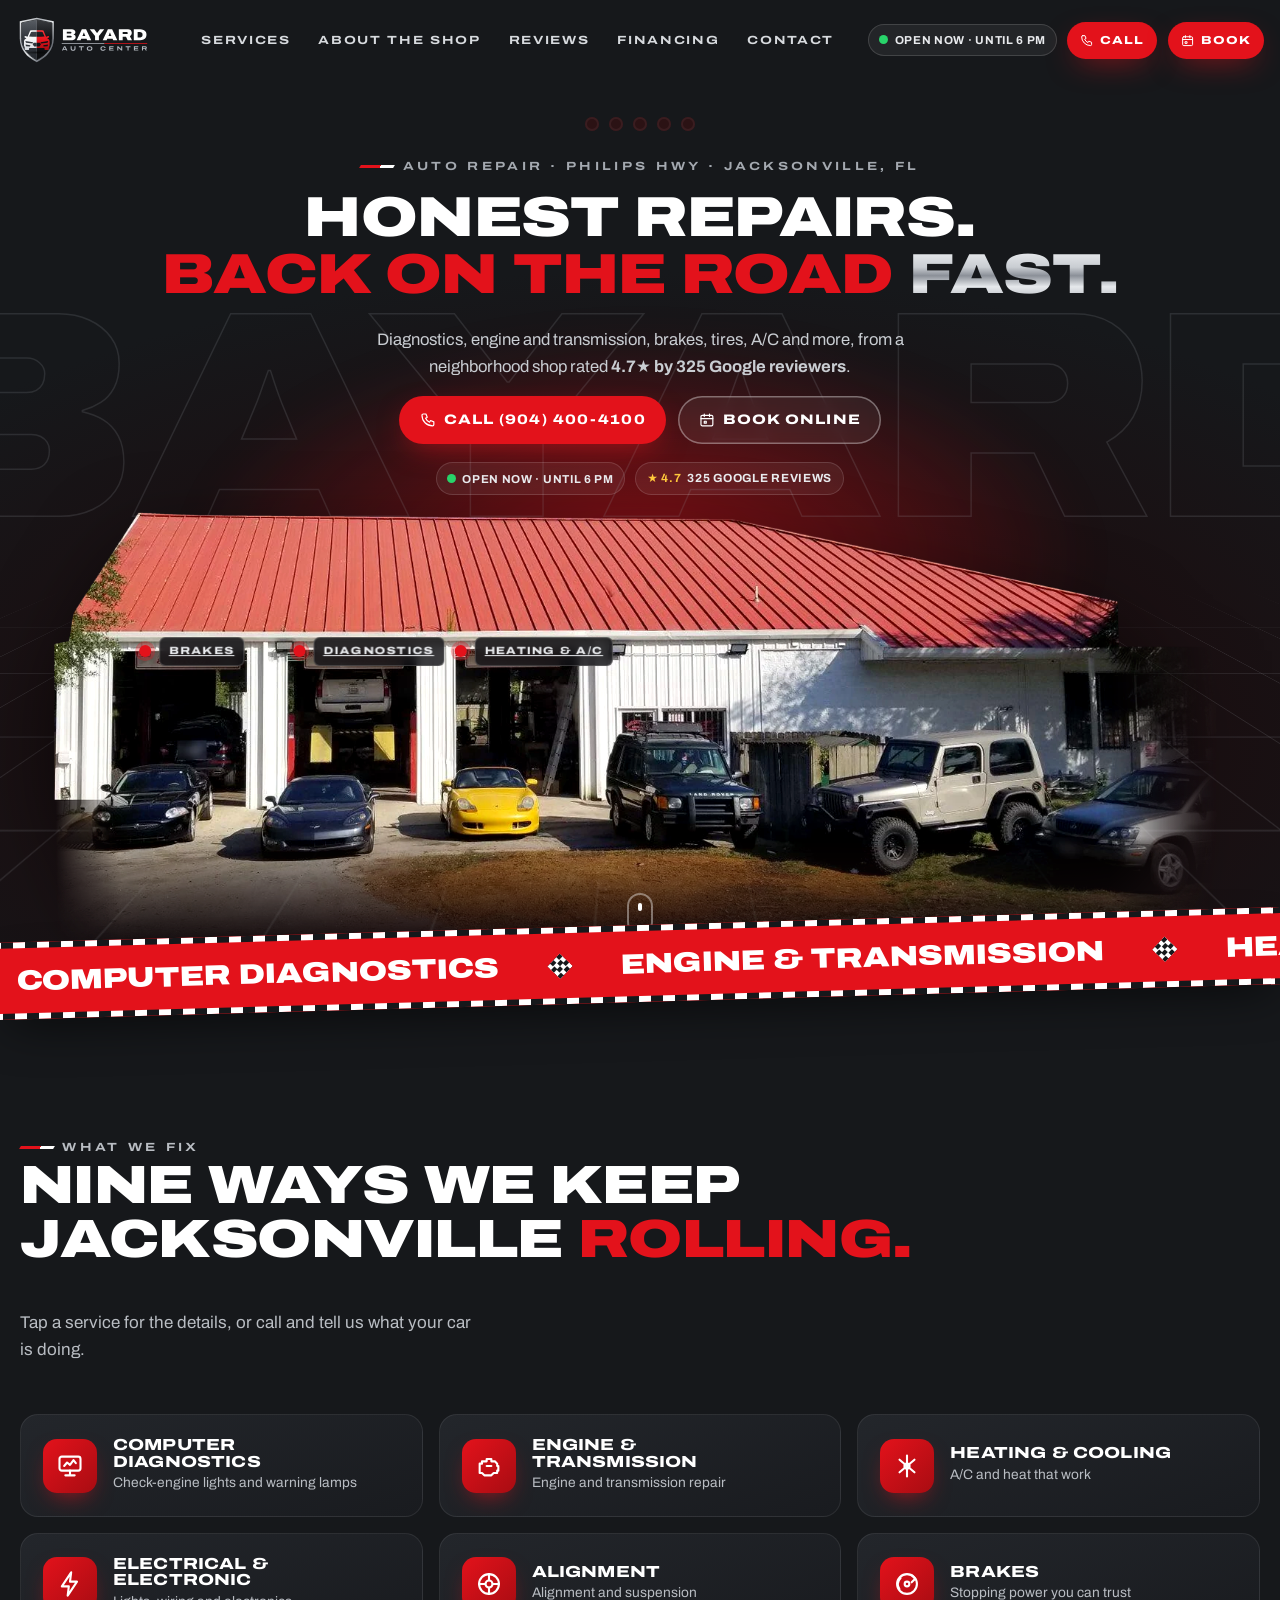
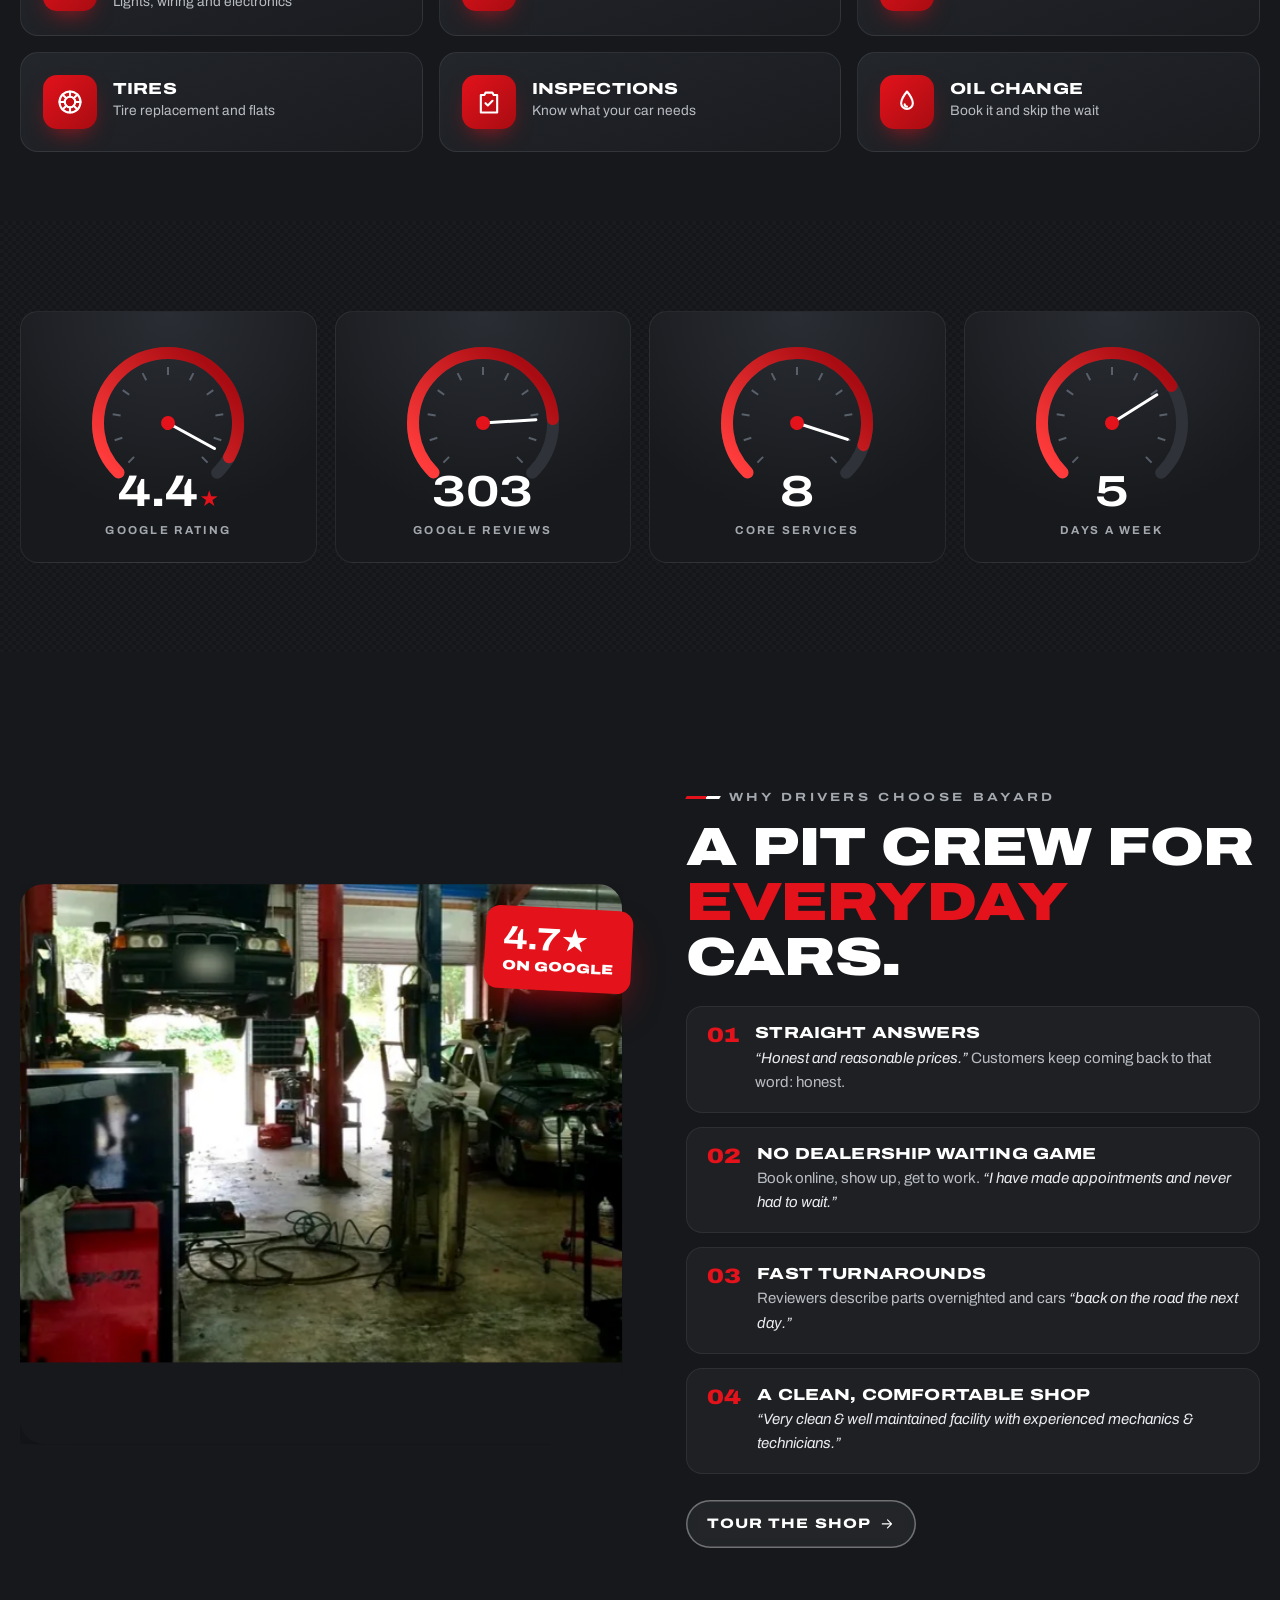
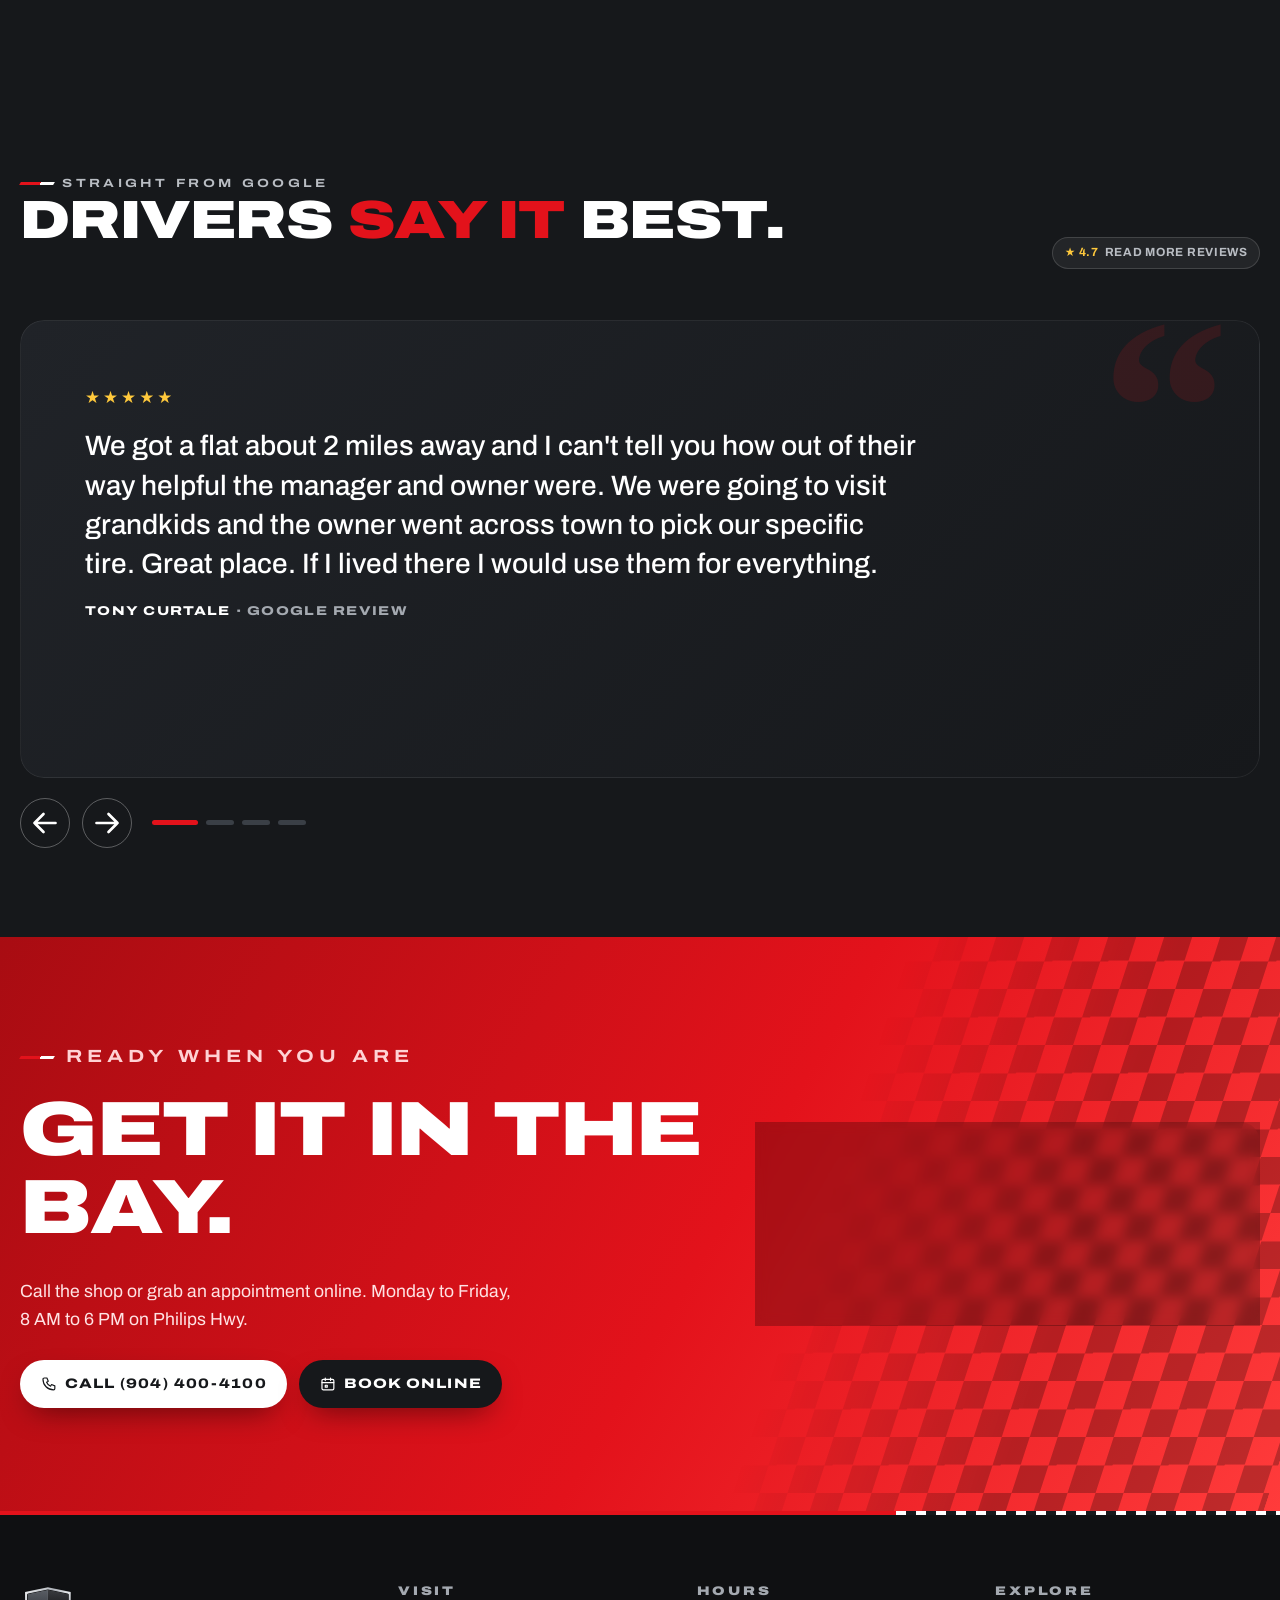
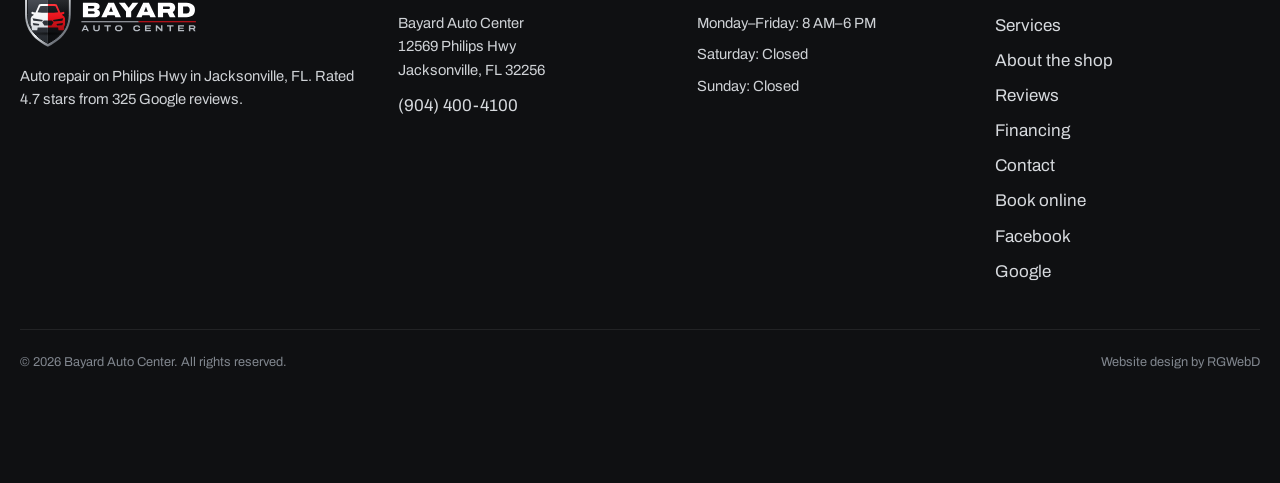
<file: index.html>
<!doctype html><html lang="en"><head><meta charset="utf-8"><meta name="viewport" content="width=device-width,initial-scale=1,viewport-fit=cover">
<title>Bayard Auto Center | Auto Repair in Jacksonville, FL | (904) 400-4100</title><meta name="description" content="Bayard Auto Center on Philips Hwy, Jacksonville FL: diagnostics, engine &amp; transmission, brakes, tires, A/C, alignment, inspections and oil changes. Rated 4.7★ on Google. Book online."><link rel="canonical" href="https://rgwebd.github.io/bayardautocenter-demo/">
<meta name="theme-color" content="#16181B"><meta name="robots" content="index,follow">
<meta property="og:type" content="website"><meta property="og:site_name" content="Bayard Auto Center"><meta property="og:title" content="Bayard Auto Center | Auto Repair in Jacksonville, FL | (904) 400-4100"><meta property="og:description" content="Bayard Auto Center on Philips Hwy, Jacksonville FL: diagnostics, engine &amp; transmission, brakes, tires, A/C, alignment, inspections and oil changes. Rated 4.7★ on Google. Book online."><meta property="og:url" content="https://rgwebd.github.io/bayardautocenter-demo/"><meta property="og:image" content="https://rgwebd.github.io/bayardautocenter-demo/assets/og-image.jpg"><meta property="og:image:width" content="1200"><meta property="og:image:height" content="630"><meta name="twitter:card" content="summary_large_image">
<link rel="icon" href="favicon.ico" sizes="any"><link rel="icon" type="image/svg+xml" href="assets/bayard-favicon.svg"><link rel="apple-touch-icon" href="apple-touch-icon.png">
<link rel="preload" href="assets/fonts/archivo-var.woff2" as="font" type="font/woff2" crossorigin><link rel="preload" as="image" href="assets/shop-cutout-1100.webp" imagesrcset="assets/shop-cutout-760.webp 760w, assets/shop-cutout-1100.webp 1100w, assets/shop-cutout-1600.webp 1600w" imagesizes="(max-width:600px) 118vw, min(1180px, 96vw)">
<link rel="stylesheet" href="assets/styles.css"><script>document.documentElement.classList.add('js')</script>
<script type="application/ld+json">{"@context": "https://schema.org", "@graph": [{"@type": "AutoRepair", "@id": "https://rgwebd.github.io/bayardautocenter-demo/#business", "name": "Bayard Auto Center", "url": "https://rgwebd.github.io/bayardautocenter-demo/", "telephone": "+1-904-400-4100", "image": ["https://rgwebd.github.io/bayardautocenter-demo/assets/og-image.jpg", "https://rgwebd.github.io/bayardautocenter-demo/assets/img/g14-1600.webp"], "logo": "https://rgwebd.github.io/bayardautocenter-demo/assets/favicon-512.png", "priceRange": "$$", "address": {"@type": "PostalAddress", "streetAddress": "12569 Philips Hwy", "addressLocality": "Jacksonville", "addressRegion": "FL", "postalCode": "32256", "addressCountry": "US"}, "geo": {"@type": "GeoCoordinates", "latitude": 30.1428427, "longitude": -81.516694}, "hasMap": "https://maps.google.com/?cid=5491802092088924756", "openingHoursSpecification": [{"@type": "OpeningHoursSpecification", "dayOfWeek": ["Monday", "Tuesday", "Wednesday", "Thursday", "Friday"], "opens": "08:00", "closes": "18:00"}], "aggregateRating": {"@type": "AggregateRating", "ratingValue": "4.7", "reviewCount": "325", "bestRating": "5"}, "paymentAccepted": "Credit card, Debit card, NFC mobile payments", "sameAs": ["https://www.facebook.com/profile.php?id=100057353174341", "https://maps.google.com/?cid=5491802092088924756"], "amenityFeature": [{"@type": "LocationFeatureSpecification", "name": "Wheelchair-accessible entrance", "value": true}, {"@type": "LocationFeatureSpecification", "name": "Wheelchair-accessible parking lot", "value": true}, {"@type": "LocationFeatureSpecification", "name": "Wheelchair-accessible restroom", "value": true}, {"@type": "LocationFeatureSpecification", "name": "Restroom", "value": true}], "potentialAction": {"@type": "ReserveAction", "target": "https://myshopmanager.com/request_appointment?v=JTdCNWI5NWQzNDUtOTJkYi00N2NmLWIzNWMtZWI4MTdhODI2OWJkJTdE", "name": "Book an appointment"}, "hasOfferCatalog": {"@type": "OfferCatalog", "name": "Auto repair services", "itemListElement": [{"@type": "Offer", "itemOffered": {"@type": "Service", "name": "Computer Diagnostics", "url": "https://rgwebd.github.io/bayardautocenter-demo/services.html#diagnostics"}}, {"@type": "Offer", "itemOffered": {"@type": "Service", "name": "Engine & Transmission", "url": "https://rgwebd.github.io/bayardautocenter-demo/services.html#engine-transmission"}}, {"@type": "Offer", "itemOffered": {"@type": "Service", "name": "Heating & Cooling", "url": "https://rgwebd.github.io/bayardautocenter-demo/services.html#heating-cooling"}}, {"@type": "Offer", "itemOffered": {"@type": "Service", "name": "Electrical & Electronic", "url": "https://rgwebd.github.io/bayardautocenter-demo/services.html#electrical"}}, {"@type": "Offer", "itemOffered": {"@type": "Service", "name": "Alignment", "url": "https://rgwebd.github.io/bayardautocenter-demo/services.html#alignment"}}, {"@type": "Offer", "itemOffered": {"@type": "Service", "name": "Brakes", "url": "https://rgwebd.github.io/bayardautocenter-demo/services.html#brakes"}}, {"@type": "Offer", "itemOffered": {"@type": "Service", "name": "Tires", "url": "https://rgwebd.github.io/bayardautocenter-demo/services.html#tires"}}, {"@type": "Offer", "itemOffered": {"@type": "Service", "name": "Inspections", "url": "https://rgwebd.github.io/bayardautocenter-demo/services.html#inspections"}}, {"@type": "Offer", "itemOffered": {"@type": "Service", "name": "Oil Change", "url": "https://rgwebd.github.io/bayardautocenter-demo/services.html#oil-change"}}]}, "review": [{"@type": "Review", "author": {"@type": "Person", "name": "Tony Curtale"}, "reviewRating": {"@type": "Rating", "ratingValue": "5", "bestRating": "5"}, "reviewBody": "We got a flat about 2 miles away and I can't tell you how out of their way helpful the manager and owner were. We were going to visit grandkids and the owner went across town to pick our specific tire. Great place. If I lived there I would use them for everything.", "publisher": {"@type": "Organization", "name": "Google"}}, {"@type": "Review", "author": {"@type": "Person", "name": "Norman Turnbull"}, "reviewRating": {"@type": "Rating", "ratingValue": "5", "bestRating": "5"}, "reviewBody": "Honest and reasonable prices. I have made appointments and never had to wait. At the Nissan and Toyota dealers, I always had to wait hours, even for a simple oil change.", "publisher": {"@type": "Organization", "name": "Google"}}, {"@type": "Review", "author": {"@type": "Person", "name": "Jeffrey Moore"}, "reviewRating": {"@type": "Rating", "ratingValue": "5", "bestRating": "5"}, "reviewBody": "My work truck was leaking something from under the dash on the floor. I came in and Thomas looked at it and determined it was brake fluid and found a metering valve leaking. Knowing I need my truck for work Thomas took it in and had the part overnighted and had me back on the road the next day. Thomas is great to work with!", "publisher": {"@type": "Organization", "name": "Google"}}, {"@type": "Review", "author": {"@type": "Person", "name": "Mr B"}, "reviewRating": {"@type": "Rating", "ratingValue": "5", "bestRating": "5"}, "reviewBody": "Very knowledgeable. Solved a sagging rear suspension on a BMW 7-Series. Saved me money compared to other repair shops, got me in and out in 2 days total! Such a great job, I'm back now to get a separate issue resolved!", "publisher": {"@type": "Organization", "name": "Google"}}, {"@type": "Review", "author": {"@type": "Person", "name": "Eddie Peberdy"}, "reviewRating": {"@type": "Rating", "ratingValue": "5", "bestRating": "5"}, "reviewBody": "It’s nice to have found a shop that will be honest and do the work that is needed for the vehicle.", "publisher": {"@type": "Organization", "name": "Google"}}, {"@type": "Review", "author": {"@type": "Person", "name": "Miho “Miholovestoeat”"}, "reviewRating": {"@type": "Rating", "ratingValue": "5", "bestRating": "5"}, "reviewBody": "It a hidden gem! Local small business near my houseI I wish I knew this place sooner. The staff are very helpful and friendly. No wonder they have great reviews. ( I just visited to ask some questions )", "publisher": {"@type": "Organization", "name": "Google"}}, {"@type": "Review", "author": {"@type": "Person", "name": "Cole Farris"}, "reviewRating": {"@type": "Rating", "ratingValue": "5", "bestRating": "5"}, "reviewBody": "Great service and great guys!! They always take great care of us and our vehicles.", "publisher": {"@type": "Organization", "name": "Google"}}, {"@type": "Review", "author": {"@type": "Person", "name": "Kelsie Luke"}, "reviewRating": {"@type": "Rating", "ratingValue": "5", "bestRating": "5"}, "reviewBody": "Best service and was so fast! I pulled over from the highway and he got right to work taking a look and had me up and running the next day! Great customer service too. Highly recommend!", "publisher": {"@type": "Organization", "name": "Google"}}, {"@type": "Review", "author": {"@type": "Person", "name": "Eva"}, "reviewRating": {"@type": "Rating", "ratingValue": "5", "bestRating": "5"}, "reviewBody": "Bayard replaced my struts, inspected my car’s suspension elements, replaced taillights and provided a courteous and timely service. I received clear explanations of issues identified and they were addressed properly.  I highly recommend their services!", "publisher": {"@type": "Organization", "name": "Google"}}]}, {"@type": "WebSite", "@id": "https://rgwebd.github.io/bayardautocenter-demo/#website", "url": "https://rgwebd.github.io/bayardautocenter-demo/", "name": "Bayard Auto Center", "publisher": {"@id": "https://rgwebd.github.io/bayardautocenter-demo/#business"}}]}</script><script src="https://cosmiccallers.lovable.app/demo-track.js" data-demo="bayardautocenter-demo" defer></script></head>
<body><a class="skip" href="#main">Skip to content</a><div class="progress" aria-hidden="true"></div>
<header class="hdr"><div class="wrap"><a class="brand" href="index.html" aria-label="Bayard Auto Center home"><img src="assets/bayard-horizontal-dark.svg" width="133" height="48" alt="Bayard Auto Center"></a>
<nav class="nav" aria-label="Main"><a href="services.html">Services</a><a href="about.html">About the shop</a><a href="reviews.html">Reviews</a><a href="financing.html">Financing</a><a href="contact.html">Contact</a></nav><div class="hdr-cta"><span class="status" data-status><i></i><span>Mon–Fri 8 AM–6 PM</span></span><a class="btn mag " href="tel:+19044004100"><svg viewBox="0 0 24 24" fill="none" stroke="currentColor" stroke-width="1.8" stroke-linecap="round" stroke-linejoin="round" aria-hidden="true"><path d="M5 3h4l2 5-2.5 1.5a11 11 0 0 0 6 6L16 13l5 2v4a2 2 0 0 1-2 2A16 16 0 0 1 3 5a2 2 0 0 1 2-2z"/></svg><span class="lbl">Call</span></a><a class="btn mag " href="https://myshopmanager.com/request_appointment?v=JTdCNWI5NWQzNDUtOTJkYi00N2NmLWIzNWMtZWI4MTdhODI2OWJkJTdE" target="_blank" rel="noopener"><svg viewBox="0 0 24 24" fill="none" stroke="currentColor" stroke-width="1.8" stroke-linecap="round" stroke-linejoin="round" aria-hidden="true"><rect x="3" y="5" width="18" height="16" rx="2"/><path d="M3 10h18M8 3v4M16 3v4"/><path d="M8 14h3v3H8z"/></svg><span class="lbl">Book</span></a></div>
<button class="burger" aria-label="Menu" aria-expanded="false" aria-controls="mnav"><span></span><span></span><span></span></button></div></header>
<nav class="mnav" id="mnav" aria-label="Mobile"><a href="index.html">Home</a><a href="services.html">Services</a><a href="about.html">About the shop</a><a href="reviews.html">Reviews</a><a href="financing.html">Financing</a><a href="contact.html">Contact</a><div class="ctas"><a class="btn mag " href="tel:+19044004100"><svg viewBox="0 0 24 24" fill="none" stroke="currentColor" stroke-width="1.8" stroke-linecap="round" stroke-linejoin="round" aria-hidden="true"><path d="M5 3h4l2 5-2.5 1.5a11 11 0 0 0 6 6L16 13l5 2v4a2 2 0 0 1-2 2A16 16 0 0 1 3 5a2 2 0 0 1 2-2z"/></svg><span class="lbl">Call (904) 400-4100</span></a><a class="btn mag ghost" href="https://myshopmanager.com/request_appointment?v=JTdCNWI5NWQzNDUtOTJkYi00N2NmLWIzNWMtZWI4MTdhODI2OWJkJTdE" target="_blank" rel="noopener"><svg viewBox="0 0 24 24" fill="none" stroke="currentColor" stroke-width="1.8" stroke-linecap="round" stroke-linejoin="round" aria-hidden="true"><rect x="3" y="5" width="18" height="16" rx="2"/><path d="M3 10h18M8 3v4M16 3v4"/><path d="M8 14h3v3H8z"/></svg><span class="lbl">Book online</span></a></div><p style="margin-top:18px"><span class="status" data-status><i></i><span>Mon–Fri 8 AM–6 PM</span></span></p></nav><main id="main"><section class="hero" aria-labelledby="h1">
<div class="glow" data-px="0.12" data-pm="-20"></div><div class="bgword" aria-hidden="true" data-px="0.3" data-pm="-35">BAYARD</div><div class="floor" aria-hidden="true"></div>
<div class="streaks" aria-hidden="true"><span></span><span></span><span></span><span></span><span></span></div>
<div class="wrap hero-copy"><div class="lights" aria-hidden="true"><i></i><i></i><i></i><i></i><i></i></div>
<p class="kicker reveal-h">Auto repair · Philips Hwy · Jacksonville, FL</p>
<h1 id="h1" class="reveal-h"><span class="line">Honest repairs.</span><span class="line"><span class="red">Back on the road</span> <span class="chrome">fast.</span></span></h1>
<p class="lead reveal-h">Diagnostics, engine and transmission, brakes, tires, A/C and more, from a neighborhood shop rated <strong>4.7★ by 325 Google reviewers</strong>.</p>
<div class="ctas reveal-h"><a class="btn mag " href="tel:+19044004100"><svg viewBox="0 0 24 24" fill="none" stroke="currentColor" stroke-width="1.8" stroke-linecap="round" stroke-linejoin="round" aria-hidden="true"><path d="M5 3h4l2 5-2.5 1.5a11 11 0 0 0 6 6L16 13l5 2v4a2 2 0 0 1-2 2A16 16 0 0 1 3 5a2 2 0 0 1 2-2z"/></svg><span class="lbl">Call (904) 400-4100</span></a><a class="btn mag ghost" href="https://myshopmanager.com/request_appointment?v=JTdCNWI5NWQzNDUtOTJkYi00N2NmLWIzNWMtZWI4MTdhODI2OWJkJTdE" target="_blank" rel="noopener"><svg viewBox="0 0 24 24" fill="none" stroke="currentColor" stroke-width="1.8" stroke-linecap="round" stroke-linejoin="round" aria-hidden="true"><rect x="3" y="5" width="18" height="16" rx="2"/><path d="M3 10h18M8 3v4M16 3v4"/><path d="M8 14h3v3H8z"/></svg><span class="lbl">Book online</span></a></div>
<div class="hero-meta reveal-h"><span class="status" data-status><i></i><span>Mon–Fri 8 AM–6 PM</span></span><a class="chip" href="reviews.html"><b>★ 4.7</b> 325 Google reviews</a></div></div>
<div class="stage" data-px="-0.06" data-pm="14"><div class="shop">
<img src="assets/shop-cutout-1100.webp" srcset="assets/shop-cutout-760.webp 760w, assets/shop-cutout-1100.webp 1100w, assets/shop-cutout-1600.webp 1600w" sizes="(max-width:600px) 118vw, min(1180px, 96vw)" width="1600" height="605" alt="The Bayard Auto Center shop: a white building with a red metal roof, open service bays and cars parked out front" fetchpriority="high">
<a class="pin" href="services.html#brakes" style="left:12%;top:36%"><i></i><span>Brakes</span></a>
<a class="pin" href="services.html#diagnostics" style="left:27%;top:36%"><i></i><span>Diagnostics</span></a>
<a class="pin" href="services.html#heating-cooling" style="left:41%;top:36%"><i></i><span>Heating &amp; A/C</span></a>
</div></div><div class="scrollcue" aria-hidden="true"></div></section>
<div class="mq-wrap"><div class="marquee" aria-label="Services"><div class="mq-track"><ul><li>Computer Diagnostics</li><li>Engine & Transmission</li><li>Heating & Cooling</li><li>Electrical & Electronic</li><li>Alignment</li><li>Brakes</li><li>Tires</li><li>Inspections</li><li>Oil Change</li></ul><ul aria-hidden="true"><li>Computer Diagnostics</li><li>Engine & Transmission</li><li>Heating & Cooling</li><li>Electrical & Electronic</li><li>Alignment</li><li>Brakes</li><li>Tires</li><li>Inspections</li><li>Oil Change</li></ul></div></div></div>
<section class="sec" aria-labelledby="svc-h" style="padding-bottom:clamp(50px,7vw,90px)"><div class="wrap"><div class="sec-head"><div><p class="kicker" data-r>What we fix</p><h2 id="svc-h" data-r>Nine ways we keep<br>Jacksonville <span class="red">rolling.</span></h2></div>
<p data-r>Tap a service for the details, or call and tell us what your car is doing.</p></div><div class="qs stagger"><a class="tcard" href="services.html#diagnostics"><span class="ic"><svg viewBox="0 0 24 24" fill="none" stroke="currentColor" stroke-width="1.8" stroke-linecap="round" stroke-linejoin="round" aria-hidden="true"><rect x="3" y="4" width="18" height="12" rx="2"/><path d="M7 12l2.5-3 2.5 2 3-4 2 2.5"/><path d="M8 20h8M12 16v4"/></svg></span><span><h3>Computer Diagnostics</h3><p>Check-engine lights and warning lamps</p></span><span class="arrow"><svg viewBox="0 0 24 24" fill="none" stroke="currentColor" stroke-width="1.8" stroke-linecap="round" stroke-linejoin="round" aria-hidden="true"><path d="M5 12h14M13 6l6 6-6 6"/></svg></span></a><a class="tcard" href="services.html#engine-transmission"><span class="ic"><svg viewBox="0 0 24 24" fill="none" stroke="currentColor" stroke-width="1.8" stroke-linecap="round" stroke-linejoin="round" aria-hidden="true"><path d="M4 10h2V8h4V6h4v2h3l2 2v2h1v4h-1v2h-3l-2 2H8l-2-2H4z"/><path d="M10 12h4"/></svg></span><span><h3>Engine & Transmission</h3><p>Engine and transmission repair</p></span><span class="arrow"><svg viewBox="0 0 24 24" fill="none" stroke="currentColor" stroke-width="1.8" stroke-linecap="round" stroke-linejoin="round" aria-hidden="true"><path d="M5 12h14M13 6l6 6-6 6"/></svg></span></a><a class="tcard" href="services.html#heating-cooling"><span class="ic"><svg viewBox="0 0 24 24" fill="none" stroke="currentColor" stroke-width="1.8" stroke-linecap="round" stroke-linejoin="round" aria-hidden="true"><path d="M12 3v18M5.6 6.6l12.8 10.8M18.4 6.6L5.6 17.4"/><circle cx="12" cy="12" r="2.2"/></svg></span><span><h3>Heating & Cooling</h3><p>A/C and heat that work</p></span><span class="arrow"><svg viewBox="0 0 24 24" fill="none" stroke="currentColor" stroke-width="1.8" stroke-linecap="round" stroke-linejoin="round" aria-hidden="true"><path d="M5 12h14M13 6l6 6-6 6"/></svg></span></a><a class="tcard" href="services.html#electrical"><span class="ic"><svg viewBox="0 0 24 24" fill="none" stroke="currentColor" stroke-width="1.8" stroke-linecap="round" stroke-linejoin="round" aria-hidden="true"><path d="M13 2L5 14h6l-1 8 8-12h-6z"/></svg></span><span><h3>Electrical & Electronic</h3><p>Lights, wiring and electronics</p></span><span class="arrow"><svg viewBox="0 0 24 24" fill="none" stroke="currentColor" stroke-width="1.8" stroke-linecap="round" stroke-linejoin="round" aria-hidden="true"><path d="M5 12h14M13 6l6 6-6 6"/></svg></span></a><a class="tcard" href="services.html#alignment"><span class="ic"><svg viewBox="0 0 24 24" fill="none" stroke="currentColor" stroke-width="1.8" stroke-linecap="round" stroke-linejoin="round" aria-hidden="true"><circle cx="12" cy="12" r="8.5"/><circle cx="12" cy="12" r="3"/><path d="M12 3.5v5M12 15.5v5M3.5 12h5M15.5 12h5"/></svg></span><span><h3>Alignment</h3><p>Alignment and suspension</p></span><span class="arrow"><svg viewBox="0 0 24 24" fill="none" stroke="currentColor" stroke-width="1.8" stroke-linecap="round" stroke-linejoin="round" aria-hidden="true"><path d="M5 12h14M13 6l6 6-6 6"/></svg></span></a><a class="tcard" href="services.html#brakes"><span class="ic"><svg viewBox="0 0 24 24" fill="none" stroke="currentColor" stroke-width="1.8" stroke-linecap="round" stroke-linejoin="round" aria-hidden="true"><circle cx="12" cy="12" r="8.5"/><circle cx="12" cy="12" r="2"/><path d="M6.5 6.8a8 8 0 0 0-1 9.6"/><path d="M16.5 4.9l2.6 2.6-3.1 3.1"/></svg></span><span><h3>Brakes</h3><p>Stopping power you can trust</p></span><span class="arrow"><svg viewBox="0 0 24 24" fill="none" stroke="currentColor" stroke-width="1.8" stroke-linecap="round" stroke-linejoin="round" aria-hidden="true"><path d="M5 12h14M13 6l6 6-6 6"/></svg></span></a><a class="tcard" href="services.html#tires"><span class="ic"><svg viewBox="0 0 24 24" fill="none" stroke="currentColor" stroke-width="1.8" stroke-linecap="round" stroke-linejoin="round" aria-hidden="true"><circle cx="12" cy="12" r="9"/><circle cx="12" cy="12" r="4.5"/><path d="M12 3v4.5M12 16.5V21M3 12h4.5M16.5 12H21M5.6 5.6l3.2 3.2M15.2 15.2l3.2 3.2M18.4 5.6l-3.2 3.2M8.8 15.2l-3.2 3.2"/></svg></span><span><h3>Tires</h3><p>Tire replacement and flats</p></span><span class="arrow"><svg viewBox="0 0 24 24" fill="none" stroke="currentColor" stroke-width="1.8" stroke-linecap="round" stroke-linejoin="round" aria-hidden="true"><path d="M5 12h14M13 6l6 6-6 6"/></svg></span></a><a class="tcard" href="services.html#inspections"><span class="ic"><svg viewBox="0 0 24 24" fill="none" stroke="currentColor" stroke-width="1.8" stroke-linecap="round" stroke-linejoin="round" aria-hidden="true"><path d="M9 4h6l1 2h3v15H5V6h3z"/><path d="M9 13l2 2 4-4"/></svg></span><span><h3>Inspections</h3><p>Know what your car needs</p></span><span class="arrow"><svg viewBox="0 0 24 24" fill="none" stroke="currentColor" stroke-width="1.8" stroke-linecap="round" stroke-linejoin="round" aria-hidden="true"><path d="M5 12h14M13 6l6 6-6 6"/></svg></span></a><a class="tcard" href="services.html#oil-change"><span class="ic"><svg viewBox="0 0 24 24" fill="none" stroke="currentColor" stroke-width="1.8" stroke-linecap="round" stroke-linejoin="round" aria-hidden="true"><path d="M12 3s5 6 5 10a5 5 0 0 1-10 0c0-4 5-10 5-10z"/><path d="M10 14a2 2 0 0 0 2 2"/></svg></span><span><h3>Oil Change</h3><p>Book it and skip the wait</p></span><span class="arrow"><svg viewBox="0 0 24 24" fill="none" stroke="currentColor" stroke-width="1.8" stroke-linecap="round" stroke-linejoin="round" aria-hidden="true"><path d="M5 12h14M13 6l6 6-6 6"/></svg></span></a></div></div></section>
<section class="sec tight carbon" aria-label="By the numbers"><svg width="0" height="0" style="position:absolute" aria-hidden="true"><defs><linearGradient id="gg" x1="0" y1="0" x2="1" y2="0"><stop offset="0" stop-color="#A80C12"/><stop offset="1" stop-color="#FF3B3B"/></linearGradient></defs></svg><div class="wrap"><div class="gauges stagger">
<div class="gauge"><svg viewBox="0 0 170 170" aria-hidden="true"><circle class="trk" cx="85" cy="85" r="70" stroke-dasharray="329.87 1000" transform="rotate(135 85 85)"/>
<circle class="val" cx="85" cy="85" r="70" stroke-dasharray="329.87 1000" style="stroke-dashoffset:329.87" data-len="329.87" data-frac="0.94" transform="rotate(135 85 85)"/><g class="ticks"><line x1="45.4" y1="124.6" x2="51.1" y2="118.9"/><line x1="31.7" y1="102.3" x2="39.3" y2="99.8"/><line x1="29.7" y1="76.2" x2="37.6" y2="77.5"/><line x1="39.7" y1="52.1" x2="46.2" y2="56.8"/><line x1="59.6" y1="35.1" x2="63.2" y2="42.2"/><line x1="85.0" y1="29.0" x2="85.0" y2="37.0"/><line x1="110.4" y1="35.1" x2="106.8" y2="42.2"/><line x1="130.3" y1="52.1" x2="123.8" y2="56.8"/><line x1="140.3" y1="76.2" x2="132.4" y2="77.5"/><line x1="138.3" y1="102.3" x2="130.7" y2="99.8"/><line x1="124.6" y1="124.6" x2="118.9" y2="118.9"/></g><g class="ndl" data-deg="118.8"><line x1="85" y1="85" x2="85" y2="32"/><circle cx="85" cy="85" r="7"/></g></svg>
<div class="num" data-count="4.7" data-dec="1"><b>4.7</b><small>★</small></div><div class="lab">Google rating</div></div><div class="gauge"><svg viewBox="0 0 170 170" aria-hidden="true"><circle class="trk" cx="85" cy="85" r="70" stroke-dasharray="329.87 1000" transform="rotate(135 85 85)"/>
<circle class="val" cx="85" cy="85" r="70" stroke-dasharray="329.87 1000" style="stroke-dashoffset:329.87" data-len="329.87" data-frac="0.82" transform="rotate(135 85 85)"/><g class="ticks"><line x1="45.4" y1="124.6" x2="51.1" y2="118.9"/><line x1="31.7" y1="102.3" x2="39.3" y2="99.8"/><line x1="29.7" y1="76.2" x2="37.6" y2="77.5"/><line x1="39.7" y1="52.1" x2="46.2" y2="56.8"/><line x1="59.6" y1="35.1" x2="63.2" y2="42.2"/><line x1="85.0" y1="29.0" x2="85.0" y2="37.0"/><line x1="110.4" y1="35.1" x2="106.8" y2="42.2"/><line x1="130.3" y1="52.1" x2="123.8" y2="56.8"/><line x1="140.3" y1="76.2" x2="132.4" y2="77.5"/><line x1="138.3" y1="102.3" x2="130.7" y2="99.8"/><line x1="124.6" y1="124.6" x2="118.9" y2="118.9"/></g><g class="ndl" data-deg="86.4"><line x1="85" y1="85" x2="85" y2="32"/><circle cx="85" cy="85" r="7"/></g></svg>
<div class="num" data-count="325" data-dec="0"><b>325</b></div><div class="lab">Google reviews</div></div><div class="gauge"><svg viewBox="0 0 170 170" aria-hidden="true"><circle class="trk" cx="85" cy="85" r="70" stroke-dasharray="329.87 1000" transform="rotate(135 85 85)"/>
<circle class="val" cx="85" cy="85" r="70" stroke-dasharray="329.87 1000" style="stroke-dashoffset:329.87" data-len="329.87" data-frac="0.9" transform="rotate(135 85 85)"/><g class="ticks"><line x1="45.4" y1="124.6" x2="51.1" y2="118.9"/><line x1="31.7" y1="102.3" x2="39.3" y2="99.8"/><line x1="29.7" y1="76.2" x2="37.6" y2="77.5"/><line x1="39.7" y1="52.1" x2="46.2" y2="56.8"/><line x1="59.6" y1="35.1" x2="63.2" y2="42.2"/><line x1="85.0" y1="29.0" x2="85.0" y2="37.0"/><line x1="110.4" y1="35.1" x2="106.8" y2="42.2"/><line x1="130.3" y1="52.1" x2="123.8" y2="56.8"/><line x1="140.3" y1="76.2" x2="132.4" y2="77.5"/><line x1="138.3" y1="102.3" x2="130.7" y2="99.8"/><line x1="124.6" y1="124.6" x2="118.9" y2="118.9"/></g><g class="ndl" data-deg="108.0"><line x1="85" y1="85" x2="85" y2="32"/><circle cx="85" cy="85" r="7"/></g></svg>
<div class="num" data-count="9" data-dec="0"><b>9</b></div><div class="lab">Core services</div></div><div class="gauge"><svg viewBox="0 0 170 170" aria-hidden="true"><circle class="trk" cx="85" cy="85" r="70" stroke-dasharray="329.87 1000" transform="rotate(135 85 85)"/>
<circle class="val" cx="85" cy="85" r="70" stroke-dasharray="329.87 1000" style="stroke-dashoffset:329.87" data-len="329.87" data-frac="0.714" transform="rotate(135 85 85)"/><g class="ticks"><line x1="45.4" y1="124.6" x2="51.1" y2="118.9"/><line x1="31.7" y1="102.3" x2="39.3" y2="99.8"/><line x1="29.7" y1="76.2" x2="37.6" y2="77.5"/><line x1="39.7" y1="52.1" x2="46.2" y2="56.8"/><line x1="59.6" y1="35.1" x2="63.2" y2="42.2"/><line x1="85.0" y1="29.0" x2="85.0" y2="37.0"/><line x1="110.4" y1="35.1" x2="106.8" y2="42.2"/><line x1="130.3" y1="52.1" x2="123.8" y2="56.8"/><line x1="140.3" y1="76.2" x2="132.4" y2="77.5"/><line x1="138.3" y1="102.3" x2="130.7" y2="99.8"/><line x1="124.6" y1="124.6" x2="118.9" y2="118.9"/></g><g class="ndl" data-deg="57.8"><line x1="85" y1="85" x2="85" y2="32"/><circle cx="85" cy="85" r="7"/></g></svg>
<div class="num" data-count="5" data-dec="0"><b>5</b></div><div class="lab">Days a week</div></div></div></div></section>
<section class="sec" aria-labelledby="why-h"><div class="wrap why"><div class="why-img" data-r="left"><div class="frame"><img src="assets/img/g22-1600.webp" srcset="assets/img/g22-800.webp 800w, assets/img/g22-1600.webp 1396w" sizes="(max-width:980px) 100vw, 50vw" width="1396" height="961" alt="Wide shop interior with several lifts and tire equipment" loading="lazy" decoding="async" ></div><div class="tag"><b>4.7★</b>on Google</div></div>
<div><p class="kicker" data-r>Why drivers choose Bayard</p><h2 id="why-h" data-r>A pit crew for<br><span class="red">everyday</span> cars.</h2>
<div class="points stagger">
<div class="point"><span class="n">01</span><div><h3>Straight answers</h3><p><q>Honest and reasonable prices.</q> Customers keep coming back to that word: honest.</p></div></div>
<div class="point"><span class="n">02</span><div><h3>No dealership waiting game</h3><p>Book online, show up, get to work. <q>I have made appointments and never had to wait.</q></p></div></div>
<div class="point"><span class="n">03</span><div><h3>Fast turnarounds</h3><p>Reviewers describe parts overnighted and cars <q>back on the road the next day.</q></p></div></div>
<div class="point"><span class="n">04</span><div><h3>A clean, comfortable shop</h3><p><q>Very clean &amp; well maintained facility with experienced mechanics &amp; technicians.</q></p></div></div>
</div><div class="ctas" style="margin-top:26px" data-r><a class="btn mag ghost" href="about.html"><span class="lbl">Tour the shop</span><svg viewBox="0 0 24 24" fill="none" stroke="currentColor" stroke-width="1.8" stroke-linecap="round" stroke-linejoin="round" aria-hidden="true"><path d="M5 12h14M13 6l6 6-6 6"/></svg></a></div></div></div></section>
<section class="sec tight rband" aria-labelledby="rv-h"><div class="wrap"><div class="sec-head"><div><p class="kicker" data-r>Straight from Google</p><h2 id="rv-h" data-r>Drivers <span class="red">say it</span> best.</h2></div>
<p data-r><a class="chip" href="reviews.html"><b>★ 4.7</b> Read more reviews</a></p></div>
<div class="car" data-r aria-roledescription="carousel" aria-label="Customer reviews"><div class="car-vp"><div class="car-track"><div class="slide" role="group" aria-roledescription="slide" aria-label="1 of 4"><div class="stars" aria-label="5 out of 5 stars">★★★★★</div><blockquote>We got a flat about 2 miles away and I can&#x27;t tell you how out of their way helpful the manager and owner were. We were going to visit grandkids and the owner went across town to pick our specific tire. Great place. If I lived there I would use them for everything.</blockquote><p class="who"><span>Tony Curtale</span> · Google review</p></div><div class="slide" role="group" aria-roledescription="slide" aria-label="2 of 4"><div class="stars" aria-label="5 out of 5 stars">★★★★★</div><blockquote>My work truck was leaking something from under the dash on the floor. I came in and Thomas looked at it and determined it was brake fluid and found a metering valve leaking. Knowing I need my truck for work Thomas took it in and had the part overnighted and had me back on the road the next day. Thomas is great to work with!</blockquote><p class="who"><span>Jeffrey Moore</span> · Google review</p></div><div class="slide" role="group" aria-roledescription="slide" aria-label="3 of 4"><div class="stars" aria-label="5 out of 5 stars">★★★★★</div><blockquote>Best service and was so fast! I pulled over from the highway and he got right to work taking a look and had me up and running the next day! Great customer service too. Highly recommend!</blockquote><p class="who"><span>Kelsie Luke</span> · Google review</p></div><div class="slide" role="group" aria-roledescription="slide" aria-label="4 of 4"><div class="stars" aria-label="5 out of 5 stars">★★★★★</div><blockquote>Honest and reasonable prices. I have made appointments and never had to wait. At the Nissan and Toyota dealers, I always had to wait hours, even for a simple oil change.</blockquote><p class="who"><span>Norman Turnbull</span> · Google review</p></div></div></div>
<div class="car-ctl"><button class="arr pv" type="button" aria-label="Previous review"><svg viewBox="0 0 24 24" fill="none" stroke="currentColor" stroke-width="1.8" stroke-linecap="round" stroke-linejoin="round" aria-hidden="true"><path d="M19 12H5M11 6l-6 6 6 6"/></svg></button><button class="arr nx" type="button" aria-label="Next review"><svg viewBox="0 0 24 24" fill="none" stroke="currentColor" stroke-width="1.8" stroke-linecap="round" stroke-linejoin="round" aria-hidden="true"><path d="M5 12h14M13 6l6 6-6 6"/></svg></button><div class="dots"></div></div></div></div></section></main><section class="cta-band" aria-labelledby="cta-h"><div class="wrap cta-grid"><div data-r>
<p class="kicker" style="color:#ffd2d4">Ready when you are</p><h2 id="cta-h">Get it in the bay.</h2>
<p>Call the shop or grab an appointment online. Monday to Friday, 8 AM to 6 PM on Philips Hwy.</p>
<div class="ctas"><a class="btn mag light" href="tel:+19044004100"><svg viewBox="0 0 24 24" fill="none" stroke="currentColor" stroke-width="1.8" stroke-linecap="round" stroke-linejoin="round" aria-hidden="true"><path d="M5 3h4l2 5-2.5 1.5a11 11 0 0 0 6 6L16 13l5 2v4a2 2 0 0 1-2 2A16 16 0 0 1 3 5a2 2 0 0 1 2-2z"/></svg><span class="lbl">Call (904) 400-4100</span></a><a class="btn mag dark" href="https://myshopmanager.com/request_appointment?v=JTdCNWI5NWQzNDUtOTJkYi00N2NmLWIzNWMtZWI4MTdhODI2OWJkJTdE" target="_blank" rel="noopener"><svg viewBox="0 0 24 24" fill="none" stroke="currentColor" stroke-width="1.8" stroke-linecap="round" stroke-linejoin="round" aria-hidden="true"><rect x="3" y="5" width="18" height="16" rx="2"/><path d="M3 10h18M8 3v4M16 3v4"/><path d="M8 14h3v3H8z"/></svg><span class="lbl">Book online</span></a></div></div>
<div class="cta-card" data-r="right"><dl><dt>Phone</dt><dd><a href="tel:+19044004100">(904) 400-4100</a></dd><dt>Address</dt><dd><a href="https://www.google.com/maps/dir/?api=1&destination=Bayard+Auto+Center%2C+12569+Philips+Hwy%2C+Jacksonville%2C+FL+32256" target="_blank" rel="noopener">12569 Philips Hwy, Jacksonville, FL 32256</a></dd><dt>Hours</dt><dd>Mon–Fri 8 AM–6 PM<br>Sat &amp; Sun closed</dd><dt>Status</dt><dd><span class="status" data-status><i></i><span>Mon–Fri 8 AM–6 PM</span></span></dd></dl></div></div></section>
<footer class="ftr"><div class="wrap"><div class="fgrid">
<div><img class="logo" src="assets/bayard-horizontal-dark.svg" width="177" height="64" alt="Bayard Auto Center" loading="lazy"><p class="fh">Auto repair on Philips Hwy in Jacksonville, FL. Rated 4.7 stars from 325 Google reviews.</p></div>
<div><h2>Visit</h2><address style="font-style:normal" class="fh">Bayard Auto Center<br>12569 Philips Hwy<br>Jacksonville, FL 32256</address><p style="margin-top:10px"><a href="tel:+19044004100">(904) 400-4100</a></p></div>
<div><h2>Hours</h2><ul class="fh"><li>Monday–Friday: 8 AM–6 PM</li><li>Saturday: Closed</li><li>Sunday: Closed</li></ul></div>
<div><h2>Explore</h2><ul><li><a href="services.html">Services</a></li><li><a href="about.html">About the shop</a></li><li><a href="reviews.html">Reviews</a></li><li><a href="financing.html">Financing</a></li><li><a href="contact.html">Contact</a></li><li><a href="https://myshopmanager.com/request_appointment?v=JTdCNWI5NWQzNDUtOTJkYi00N2NmLWIzNWMtZWI4MTdhODI2OWJkJTdE" target="_blank" rel="noopener">Book online</a></li><li><a href="https://www.facebook.com/profile.php?id=100057353174341" target="_blank" rel="noopener">Facebook</a></li><li><a href="https://maps.google.com/?cid=5491802092088924756" target="_blank" rel="noopener">Google</a></li></ul></div>
</div><div class="fine"><span>© 2026 Bayard Auto Center. All rights reserved.</span><span>Website design by RGWebD</span></div></div></footer>
<div class="mbar" role="navigation" aria-label="Quick actions"><a class="btn mag " href="tel:+19044004100"><svg viewBox="0 0 24 24" fill="none" stroke="currentColor" stroke-width="1.8" stroke-linecap="round" stroke-linejoin="round" aria-hidden="true"><path d="M5 3h4l2 5-2.5 1.5a11 11 0 0 0 6 6L16 13l5 2v4a2 2 0 0 1-2 2A16 16 0 0 1 3 5a2 2 0 0 1 2-2z"/></svg><span class="lbl">Call now</span></a><a class="btn mag " href="https://myshopmanager.com/request_appointment?v=JTdCNWI5NWQzNDUtOTJkYi00N2NmLWIzNWMtZWI4MTdhODI2OWJkJTdE" target="_blank" rel="noopener"><svg viewBox="0 0 24 24" fill="none" stroke="currentColor" stroke-width="1.8" stroke-linecap="round" stroke-linejoin="round" aria-hidden="true"><rect x="3" y="5" width="18" height="16" rx="2"/><path d="M3 10h18M8 3v4M16 3v4"/><path d="M8 14h3v3H8z"/></svg><span class="lbl">Book online</span></a></div><script src="assets/script.js" defer></script></body></html>
</file>
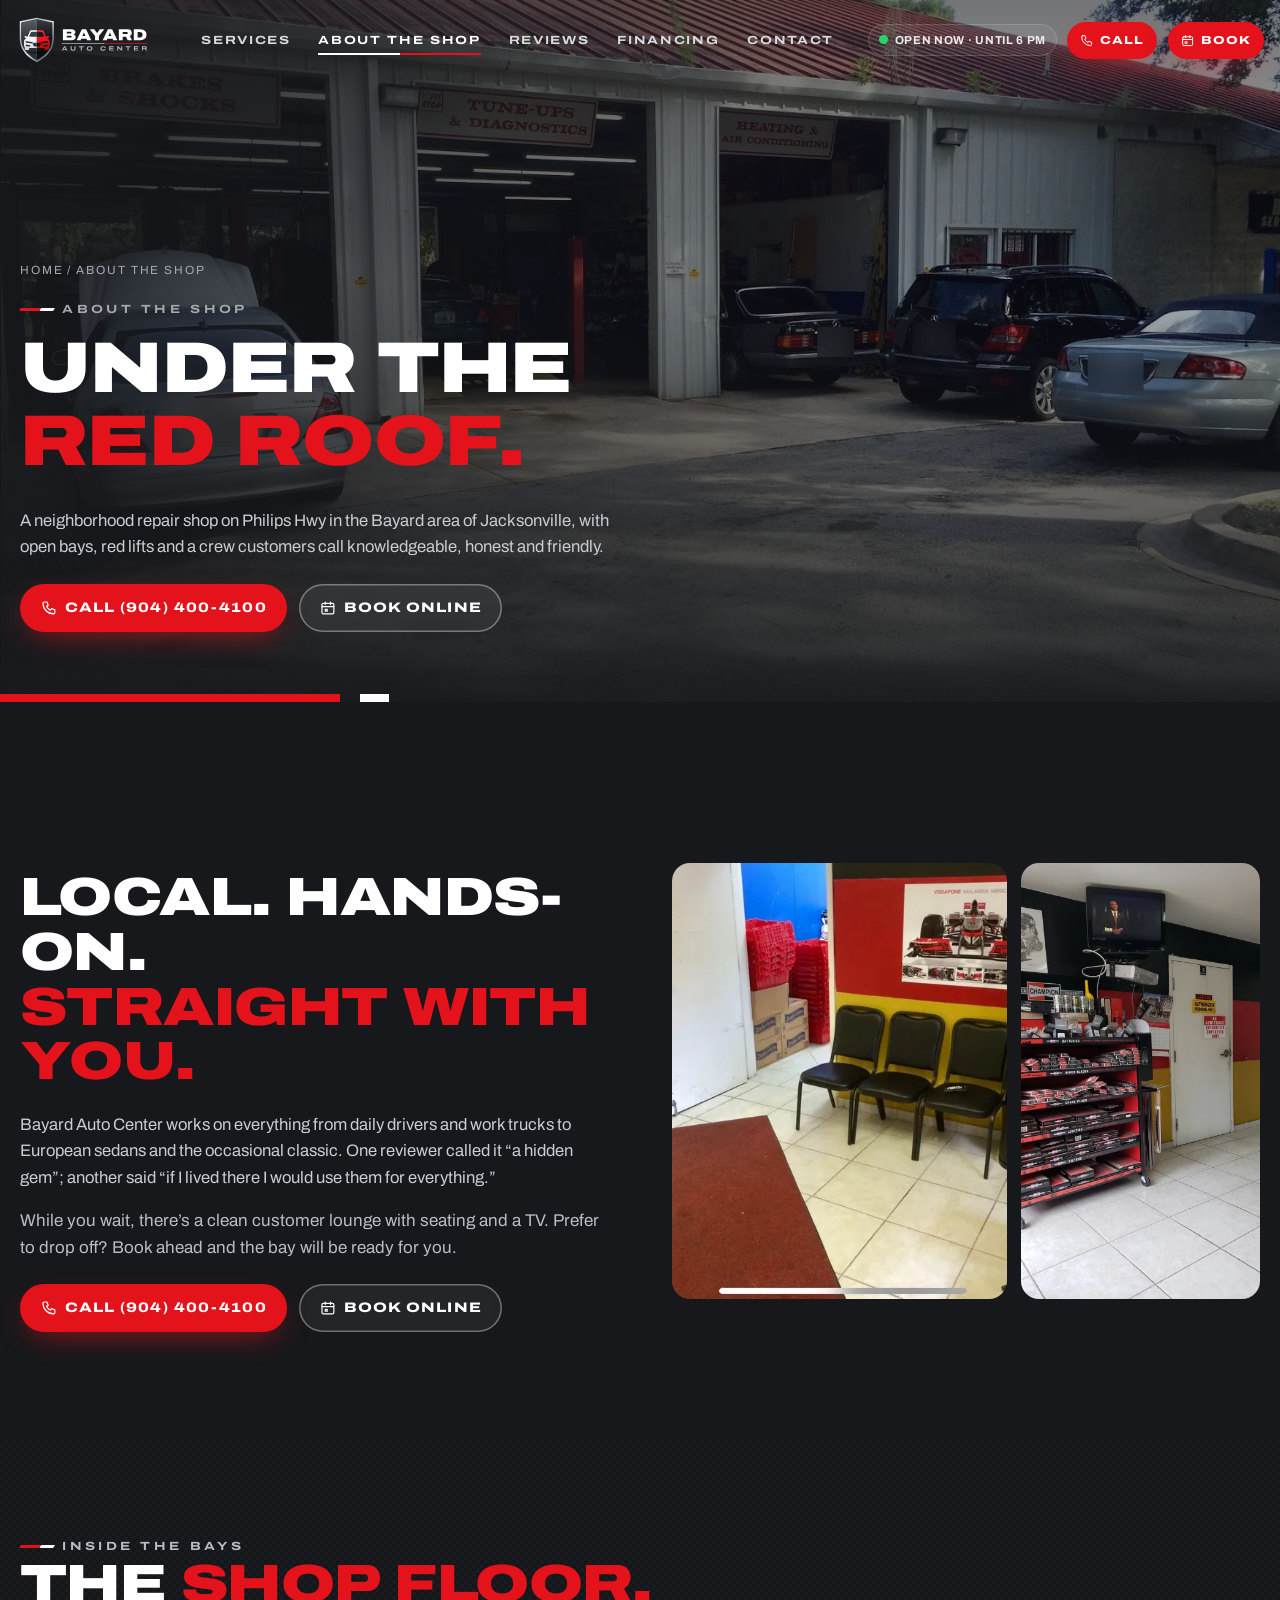
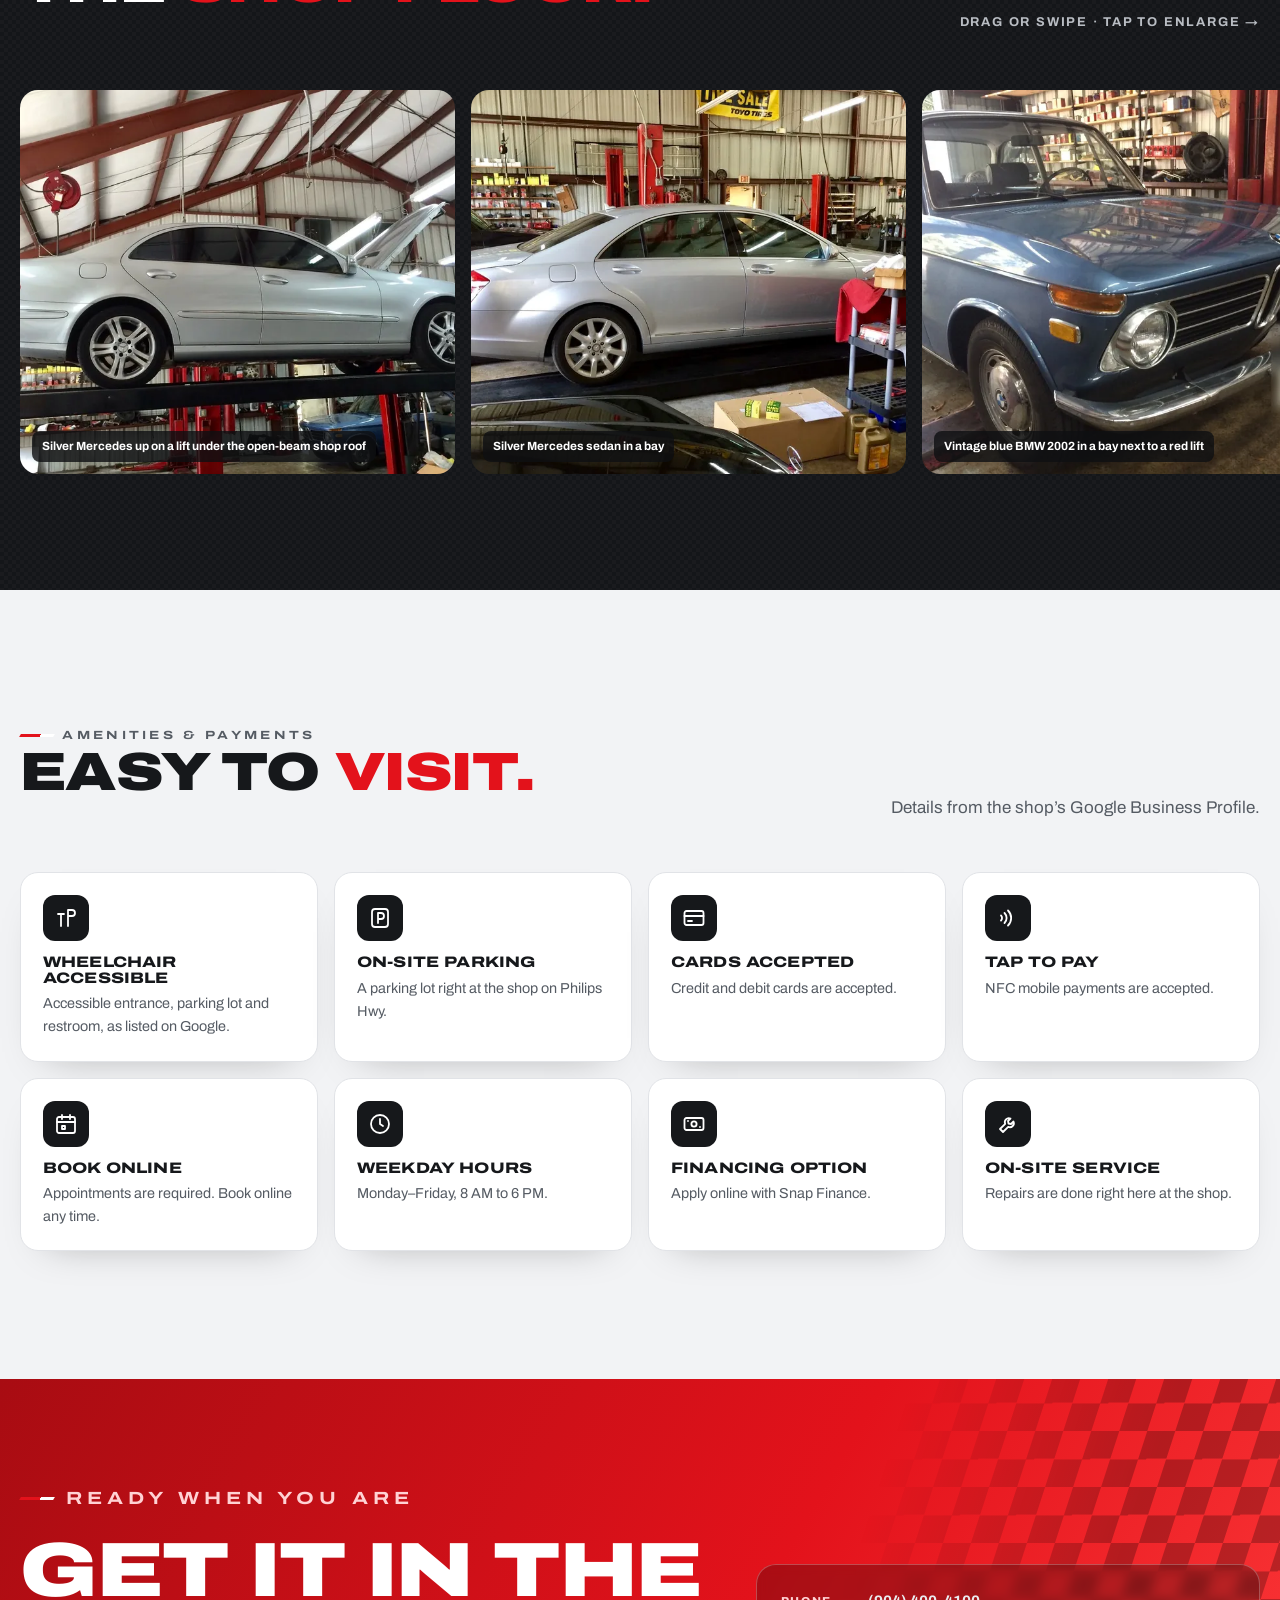
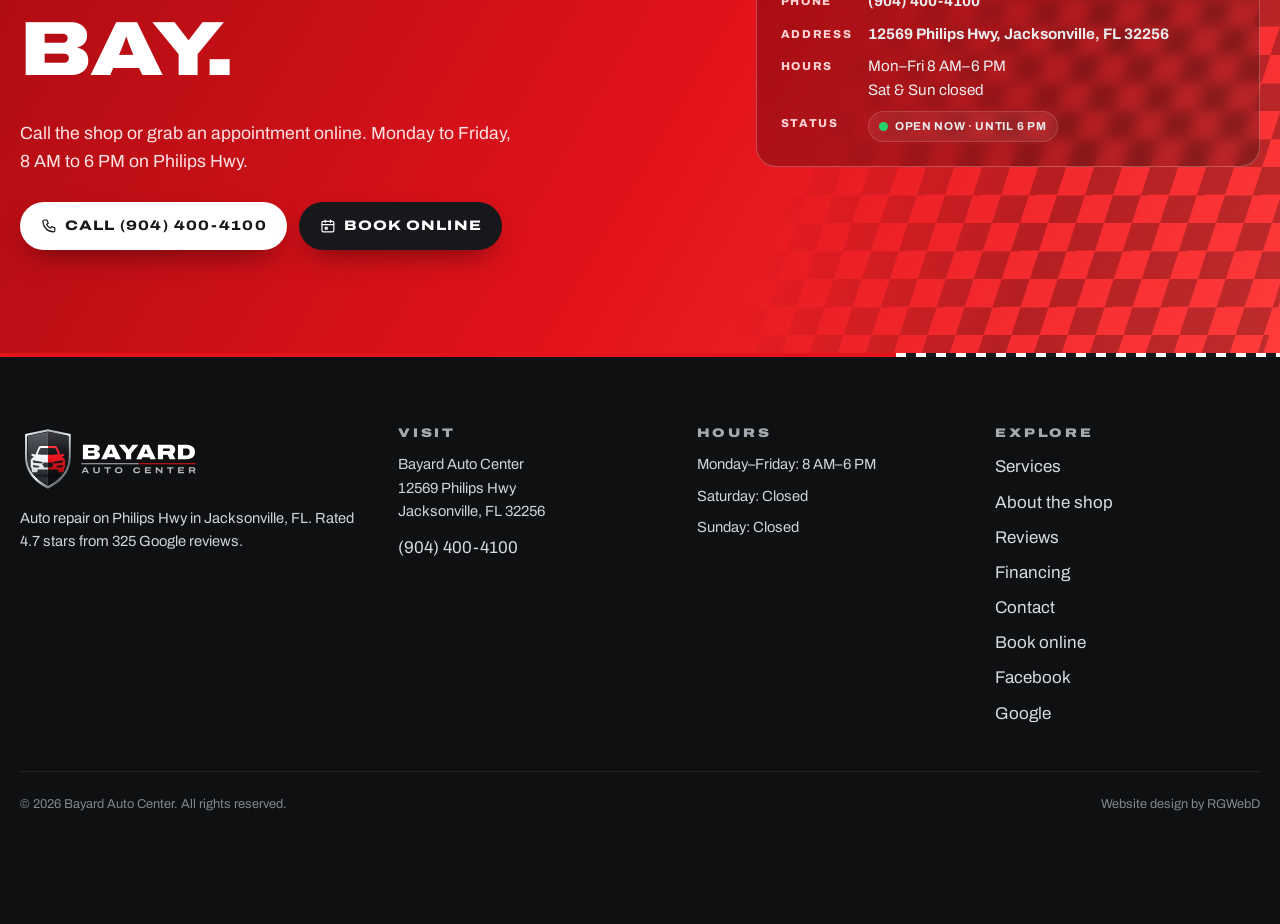
<file: about.html>
<!doctype html><html lang="en"><head><meta charset="utf-8"><meta name="viewport" content="width=device-width,initial-scale=1,viewport-fit=cover">
<title>About the Shop | Bayard Auto Center, Philips Hwy, Jacksonville</title><meta name="description" content="Tour Bayard Auto Center: service bays, lifts and a clean customer lounge on Philips Hwy in Jacksonville. Wheelchair-accessible; cards and mobile pay accepted."><link rel="canonical" href="https://rgwebd.github.io/bayardautocenter-demo/about.html">
<meta name="theme-color" content="#16181B"><meta name="robots" content="index,follow">
<meta property="og:type" content="website"><meta property="og:site_name" content="Bayard Auto Center"><meta property="og:title" content="About the Shop | Bayard Auto Center, Philips Hwy, Jacksonville"><meta property="og:description" content="Tour Bayard Auto Center: service bays, lifts and a clean customer lounge on Philips Hwy in Jacksonville. Wheelchair-accessible; cards and mobile pay accepted."><meta property="og:url" content="https://rgwebd.github.io/bayardautocenter-demo/about.html"><meta property="og:image" content="https://rgwebd.github.io/bayardautocenter-demo/assets/og-image.jpg"><meta property="og:image:width" content="1200"><meta property="og:image:height" content="630"><meta name="twitter:card" content="summary_large_image">
<link rel="icon" href="favicon.ico" sizes="any"><link rel="icon" type="image/svg+xml" href="assets/bayard-favicon.svg"><link rel="apple-touch-icon" href="apple-touch-icon.png">
<link rel="preload" href="assets/fonts/archivo-var.woff2" as="font" type="font/woff2" crossorigin>
<link rel="stylesheet" href="assets/styles.css"><script>document.documentElement.classList.add('js')</script>
<script type="application/ld+json">{"@context": "https://schema.org", "@graph": [{"@type": "AutoRepair", "@id": "https://rgwebd.github.io/bayardautocenter-demo/#business", "name": "Bayard Auto Center", "url": "https://rgwebd.github.io/bayardautocenter-demo/", "telephone": "+1-904-400-4100", "image": ["https://rgwebd.github.io/bayardautocenter-demo/assets/og-image.jpg", "https://rgwebd.github.io/bayardautocenter-demo/assets/img/g14-1600.webp"], "logo": "https://rgwebd.github.io/bayardautocenter-demo/assets/favicon-512.png", "priceRange": "$$", "address": {"@type": "PostalAddress", "streetAddress": "12569 Philips Hwy", "addressLocality": "Jacksonville", "addressRegion": "FL", "postalCode": "32256", "addressCountry": "US"}, "geo": {"@type": "GeoCoordinates", "latitude": 30.1428427, "longitude": -81.516694}, "hasMap": "https://maps.google.com/?cid=5491802092088924756", "openingHoursSpecification": [{"@type": "OpeningHoursSpecification", "dayOfWeek": ["Monday", "Tuesday", "Wednesday", "Thursday", "Friday"], "opens": "08:00", "closes": "18:00"}], "aggregateRating": {"@type": "AggregateRating", "ratingValue": "4.7", "reviewCount": "325", "bestRating": "5"}, "paymentAccepted": "Credit card, Debit card, NFC mobile payments", "sameAs": ["https://www.facebook.com/profile.php?id=100057353174341", "https://maps.google.com/?cid=5491802092088924756"], "amenityFeature": [{"@type": "LocationFeatureSpecification", "name": "Wheelchair-accessible entrance", "value": true}, {"@type": "LocationFeatureSpecification", "name": "Wheelchair-accessible parking lot", "value": true}, {"@type": "LocationFeatureSpecification", "name": "Wheelchair-accessible restroom", "value": true}, {"@type": "LocationFeatureSpecification", "name": "Restroom", "value": true}], "potentialAction": {"@type": "ReserveAction", "target": "https://myshopmanager.com/request_appointment?v=JTdCNWI5NWQzNDUtOTJkYi00N2NmLWIzNWMtZWI4MTdhODI2OWJkJTdE", "name": "Book an appointment"}, "hasOfferCatalog": {"@type": "OfferCatalog", "name": "Auto repair services", "itemListElement": [{"@type": "Offer", "itemOffered": {"@type": "Service", "name": "Computer Diagnostics", "url": "https://rgwebd.github.io/bayardautocenter-demo/services.html#diagnostics"}}, {"@type": "Offer", "itemOffered": {"@type": "Service", "name": "Engine & Transmission", "url": "https://rgwebd.github.io/bayardautocenter-demo/services.html#engine-transmission"}}, {"@type": "Offer", "itemOffered": {"@type": "Service", "name": "Heating & Cooling", "url": "https://rgwebd.github.io/bayardautocenter-demo/services.html#heating-cooling"}}, {"@type": "Offer", "itemOffered": {"@type": "Service", "name": "Electrical & Electronic", "url": "https://rgwebd.github.io/bayardautocenter-demo/services.html#electrical"}}, {"@type": "Offer", "itemOffered": {"@type": "Service", "name": "Alignment", "url": "https://rgwebd.github.io/bayardautocenter-demo/services.html#alignment"}}, {"@type": "Offer", "itemOffered": {"@type": "Service", "name": "Brakes", "url": "https://rgwebd.github.io/bayardautocenter-demo/services.html#brakes"}}, {"@type": "Offer", "itemOffered": {"@type": "Service", "name": "Tires", "url": "https://rgwebd.github.io/bayardautocenter-demo/services.html#tires"}}, {"@type": "Offer", "itemOffered": {"@type": "Service", "name": "Inspections", "url": "https://rgwebd.github.io/bayardautocenter-demo/services.html#inspections"}}, {"@type": "Offer", "itemOffered": {"@type": "Service", "name": "Oil Change", "url": "https://rgwebd.github.io/bayardautocenter-demo/services.html#oil-change"}}]}}, {"@type": "BreadcrumbList", "itemListElement": [{"@type": "ListItem", "position": 1, "name": "Home", "item": "https://rgwebd.github.io/bayardautocenter-demo/"}, {"@type": "ListItem", "position": 2, "name": "About the shop", "item": "https://rgwebd.github.io/bayardautocenter-demo/about.html"}]}]}</script><script src="https://cosmiccallers.lovable.app/demo-track.js" data-demo="bayardautocenter-demo" defer></script></head>
<body><a class="skip" href="#main">Skip to content</a><div class="progress" aria-hidden="true"></div>
<header class="hdr"><div class="wrap"><a class="brand" href="index.html" aria-label="Bayard Auto Center home"><img src="assets/bayard-horizontal-dark.svg" width="133" height="48" alt="Bayard Auto Center"></a>
<nav class="nav" aria-label="Main"><a href="services.html">Services</a><a href="about.html" aria-current="page">About the shop</a><a href="reviews.html">Reviews</a><a href="financing.html">Financing</a><a href="contact.html">Contact</a></nav><div class="hdr-cta"><span class="status" data-status><i></i><span>Mon–Fri 8 AM–6 PM</span></span><a class="btn mag " href="tel:+19044004100"><svg viewBox="0 0 24 24" fill="none" stroke="currentColor" stroke-width="1.8" stroke-linecap="round" stroke-linejoin="round" aria-hidden="true"><path d="M5 3h4l2 5-2.5 1.5a11 11 0 0 0 6 6L16 13l5 2v4a2 2 0 0 1-2 2A16 16 0 0 1 3 5a2 2 0 0 1 2-2z"/></svg><span class="lbl">Call</span></a><a class="btn mag " href="https://myshopmanager.com/request_appointment?v=JTdCNWI5NWQzNDUtOTJkYi00N2NmLWIzNWMtZWI4MTdhODI2OWJkJTdE" target="_blank" rel="noopener"><svg viewBox="0 0 24 24" fill="none" stroke="currentColor" stroke-width="1.8" stroke-linecap="round" stroke-linejoin="round" aria-hidden="true"><rect x="3" y="5" width="18" height="16" rx="2"/><path d="M3 10h18M8 3v4M16 3v4"/><path d="M8 14h3v3H8z"/></svg><span class="lbl">Book</span></a></div>
<button class="burger" aria-label="Menu" aria-expanded="false" aria-controls="mnav"><span></span><span></span><span></span></button></div></header>
<nav class="mnav" id="mnav" aria-label="Mobile"><a href="index.html">Home</a><a href="services.html">Services</a><a href="about.html">About the shop</a><a href="reviews.html">Reviews</a><a href="financing.html">Financing</a><a href="contact.html">Contact</a><div class="ctas"><a class="btn mag " href="tel:+19044004100"><svg viewBox="0 0 24 24" fill="none" stroke="currentColor" stroke-width="1.8" stroke-linecap="round" stroke-linejoin="round" aria-hidden="true"><path d="M5 3h4l2 5-2.5 1.5a11 11 0 0 0 6 6L16 13l5 2v4a2 2 0 0 1-2 2A16 16 0 0 1 3 5a2 2 0 0 1 2-2z"/></svg><span class="lbl">Call (904) 400-4100</span></a><a class="btn mag ghost" href="https://myshopmanager.com/request_appointment?v=JTdCNWI5NWQzNDUtOTJkYi00N2NmLWIzNWMtZWI4MTdhODI2OWJkJTdE" target="_blank" rel="noopener"><svg viewBox="0 0 24 24" fill="none" stroke="currentColor" stroke-width="1.8" stroke-linecap="round" stroke-linejoin="round" aria-hidden="true"><rect x="3" y="5" width="18" height="16" rx="2"/><path d="M3 10h18M8 3v4M16 3v4"/><path d="M8 14h3v3H8z"/></svg><span class="lbl">Book online</span></a></div><p style="margin-top:18px"><span class="status" data-status><i></i><span>Mon–Fri 8 AM–6 PM</span></span></p></nav><main id="main"><section class="phero"><div class="bg" data-px="0.25"><img src="assets/img/g14-1600.webp" srcset="assets/img/g14-800.webp 800w, assets/img/g14-1600.webp 1491w" sizes="100vw" width="1491" height="1086" alt="Bayard Auto Center exterior: red metal roof, open bay doors and parked cars" decoding="async" fetchpriority="high"></div><div class="wrap">
<p class="crumbs"><a href="index.html">Home</a> / About the shop</p><p class="kicker" data-r>About the shop</p><h1 data-r>Under the<br><span class="red">red roof.</span></h1><p class="lead" data-r>A neighborhood repair shop on Philips Hwy in the Bayard area of Jacksonville, with open bays, red lifts and a crew customers call knowledgeable, honest and friendly.</p><div class="ctas" data-r style="margin-top:24px"><a class="btn mag " href="tel:+19044004100"><svg viewBox="0 0 24 24" fill="none" stroke="currentColor" stroke-width="1.8" stroke-linecap="round" stroke-linejoin="round" aria-hidden="true"><path d="M5 3h4l2 5-2.5 1.5a11 11 0 0 0 6 6L16 13l5 2v4a2 2 0 0 1-2 2A16 16 0 0 1 3 5a2 2 0 0 1 2-2z"/></svg><span class="lbl">Call (904) 400-4100</span></a><a class="btn mag ghost" href="https://myshopmanager.com/request_appointment?v=JTdCNWI5NWQzNDUtOTJkYi00N2NmLWIzNWMtZWI4MTdhODI2OWJkJTdE" target="_blank" rel="noopener"><svg viewBox="0 0 24 24" fill="none" stroke="currentColor" stroke-width="1.8" stroke-linecap="round" stroke-linejoin="round" aria-hidden="true"><rect x="3" y="5" width="18" height="16" rx="2"/><path d="M3 10h18M8 3v4M16 3v4"/><path d="M8 14h3v3H8z"/></svg><span class="lbl">Book online</span></a></div></div></section>
<section class="sec" aria-labelledby="ab-h"><div class="wrap split"><div><p class="kicker" data-r>Who we are</p><h2 id="ab-h" data-r>Local. Hands-on.<br><span class="red">Straight with you.</span></h2>
<p class="lead" data-r>Bayard Auto Center works on everything from daily drivers and work trucks to European sedans and the occasional classic. One reviewer called it <q>a hidden gem</q>; another said <q>if I lived there I would use them for everything.</q></p>
<p data-r style="color:var(--muted)">While you wait, there’s a clean customer lounge with seating and a TV. Prefer to drop off? Book ahead and the bay will be ready for you.</p>
<div class="ctas" data-r style="margin-top:22px"><a class="btn mag " href="tel:+19044004100"><svg viewBox="0 0 24 24" fill="none" stroke="currentColor" stroke-width="1.8" stroke-linecap="round" stroke-linejoin="round" aria-hidden="true"><path d="M5 3h4l2 5-2.5 1.5a11 11 0 0 0 6 6L16 13l5 2v4a2 2 0 0 1-2 2A16 16 0 0 1 3 5a2 2 0 0 1 2-2z"/></svg><span class="lbl">Call (904) 400-4100</span></a><a class="btn mag ghost" href="https://myshopmanager.com/request_appointment?v=JTdCNWI5NWQzNDUtOTJkYi00N2NmLWIzNWMtZWI4MTdhODI2OWJkJTdE" target="_blank" rel="noopener"><svg viewBox="0 0 24 24" fill="none" stroke="currentColor" stroke-width="1.8" stroke-linecap="round" stroke-linejoin="round" aria-hidden="true"><rect x="3" y="5" width="18" height="16" rx="2"/><path d="M3 10h18M8 3v4M16 3v4"/><path d="M8 14h3v3H8z"/></svg><span class="lbl">Book online</span></a></div></div>
<div class="duo" data-r="right"><img src="assets/img/g05-1600.webp" srcset="assets/img/g05-800.webp 800w, assets/img/g05-1600.webp 1479w" sizes="(max-width:980px) 60vw, 30vw" width="1479" height="1102" alt="Customer waiting area with black chairs and a red carpet" loading="lazy" decoding="async" ><img src="assets/img/g17-1600.webp" srcset="assets/img/g17-800.webp 800w, assets/img/g17-1600.webp 900w" sizes="(max-width:980px) 40vw, 20vw" width="900" height="1600" alt="Waiting-room parts display shelf and TV" loading="lazy" decoding="async" ></div></div></section>
<section class="sec tight carbon" aria-labelledby="gal-h"><div class="wrap sec-head"><div><p class="kicker" data-r>Inside the bays</p><h2 id="gal-h" data-r>The <span class="red">shop floor.</span></h2></div><p class="gal-hint" data-r>Drag or swipe · tap to enlarge →</p></div>
<div class="gal" data-r><div class="gal-track"><figure class="gal-item" data-full="assets/img/g16-1600.webp" role="button" tabindex="0" aria-label="Open photo: Silver Mercedes up on a lift under the open-beam shop roof"><img src="assets/img/g16-1600.webp" srcset="assets/img/g16-800.webp 800w, assets/img/g16-1600.webp 1464w" sizes="(max-width:600px) 80vw, 480px" width="1464" height="1071" alt="Silver Mercedes up on a lift under the open-beam shop roof" loading="lazy" decoding="async" ><figcaption>Silver Mercedes up on a lift under the open-beam shop roof</figcaption></figure><figure class="gal-item" data-full="assets/img/g04-1600.webp" role="button" tabindex="0" aria-label="Open photo: Silver Mercedes sedan in a bay with parts shelves behind"><img src="assets/img/g04-1600.webp" srcset="assets/img/g04-800.webp 800w, assets/img/g04-1600.webp 1470w" sizes="(max-width:600px) 80vw, 480px" width="1470" height="1084" alt="Silver Mercedes sedan in a bay with parts shelves behind" loading="lazy" decoding="async" ><figcaption>Silver Mercedes sedan in a bay</figcaption></figure><figure class="gal-item" data-full="assets/img/g07-1600.webp" role="button" tabindex="0" aria-label="Open photo: Vintage blue BMW 2002 in a bay next to a red lift"><img src="assets/img/g07-1600.webp" srcset="assets/img/g07-800.webp 800w, assets/img/g07-1600.webp 1600w" sizes="(max-width:600px) 80vw, 480px" width="1600" height="1200" alt="Vintage blue BMW 2002 in a bay next to a red lift" loading="lazy" decoding="async" ><figcaption>Vintage blue BMW 2002 in a bay next to a red lift</figcaption></figure><figure class="gal-item" data-full="assets/img/g12-1600.webp" role="button" tabindex="0" aria-label="Open photo: Sedan in a bay between red lift arms"><img src="assets/img/g12-1600.webp" srcset="assets/img/g12-800.webp 800w, assets/img/g12-1600.webp 1600w" sizes="(max-width:600px) 80vw, 480px" width="1600" height="1200" alt="Sedan in a bay between red lift arms" loading="lazy" decoding="async" ><figcaption>Sedan in a bay between red lift arms</figcaption></figure><figure class="gal-item" data-full="assets/img/g06-1600.webp" role="button" tabindex="0" aria-label="Open photo: Black Audi coupe parked at the shop"><img src="assets/img/g06-1600.webp" srcset="assets/img/g06-800.webp 800w, assets/img/g06-1600.webp 1490w" sizes="(max-width:600px) 80vw, 480px" width="1490" height="1072" alt="Black Audi coupe parked at the shop" loading="lazy" decoding="async" ><figcaption>Black Audi coupe parked at the shop</figcaption></figure><figure class="gal-item" data-full="assets/img/g10-1600.webp" role="button" tabindex="0" aria-label="Open photo: Blue Mercedes SLK with the hood open outside the shop"><img src="assets/img/g10-1600.webp" srcset="assets/img/g10-800.webp 800w, assets/img/g10-1600.webp 1600w" sizes="(max-width:600px) 80vw, 480px" width="1600" height="1200" alt="Blue Mercedes SLK with the hood open outside the shop" loading="lazy" decoding="async" ><figcaption>Blue Mercedes SLK</figcaption></figure><figure class="gal-item" data-full="assets/img/g22-1600.webp" role="button" tabindex="0" aria-label="Open photo: Wide shop interior with several lifts and tire equipment"><img src="assets/img/g22-1600.webp" srcset="assets/img/g22-800.webp 800w, assets/img/g22-1600.webp 1396w" sizes="(max-width:600px) 80vw, 480px" width="1396" height="961" alt="Wide shop interior with several lifts and tire equipment" loading="lazy" decoding="async" ><figcaption>Wide shop interior</figcaption></figure><figure class="gal-item" data-full="assets/img/g02-1600.webp" role="button" tabindex="0" aria-label="Open photo: Wide view of the shop bays with cars and technicians at work"><img src="assets/img/g02-1600.webp" srcset="assets/img/g02-800.webp 800w, assets/img/g02-1600.webp 1442w" sizes="(max-width:600px) 80vw, 480px" width="1442" height="1019" alt="Wide view of the shop bays with cars and technicians at work" loading="lazy" decoding="async" ><figcaption>Wide view of the shop bays</figcaption></figure></div></div></section>
<section class="sec light-sec" aria-labelledby="am-h"><div class="wrap"><div class="sec-head"><div><p class="kicker" data-r>Amenities &amp; payments</p><h2 id="am-h" data-r>Easy to <span class="red">visit.</span></h2></div><p data-r>Details from the shop’s Google Business Profile.</p></div><div class="amen stagger"><div class="am"><span class="ic"><svg viewBox="0 0 24 24" fill="none" stroke="currentColor" stroke-width="1.8" stroke-linecap="round" stroke-linejoin="round" aria-hidden="true"><path d="M4 8h6M7 8v12M14 4v16M14 4h4a3 3 0 0 1 0 6h-4"/></svg></span><h3>Wheelchair accessible</h3><p>Accessible entrance, parking lot and restroom, as listed on Google.</p></div><div class="am"><span class="ic"><svg viewBox="0 0 24 24" fill="none" stroke="currentColor" stroke-width="1.8" stroke-linecap="round" stroke-linejoin="round" aria-hidden="true"><rect x="4" y="3" width="16" height="18" rx="3"/><path d="M10 17V7h3a3 3 0 0 1 0 6h-3"/></svg></span><h3>On-site parking</h3><p>A parking lot right at the shop on Philips Hwy.</p></div><div class="am"><span class="ic"><svg viewBox="0 0 24 24" fill="none" stroke="currentColor" stroke-width="1.8" stroke-linecap="round" stroke-linejoin="round" aria-hidden="true"><rect x="2.5" y="5" width="19" height="14" rx="2"/><path d="M2.5 10h19M6 15h4"/></svg></span><h3>Cards accepted</h3><p>Credit and debit cards are accepted.</p></div><div class="am"><span class="ic"><svg viewBox="0 0 24 24" fill="none" stroke="currentColor" stroke-width="1.8" stroke-linecap="round" stroke-linejoin="round" aria-hidden="true"><path d="M8.5 7a7 7 0 0 1 0 10M12 4.5a10.5 10.5 0 0 1 0 15M5 9.5a3.5 3.5 0 0 1 0 5"/></svg></span><h3>Tap to pay</h3><p>NFC mobile payments are accepted.</p></div><div class="am"><span class="ic"><svg viewBox="0 0 24 24" fill="none" stroke="currentColor" stroke-width="1.8" stroke-linecap="round" stroke-linejoin="round" aria-hidden="true"><rect x="3" y="5" width="18" height="16" rx="2"/><path d="M3 10h18M8 3v4M16 3v4"/><path d="M8 14h3v3H8z"/></svg></span><h3>Book online</h3><p>Appointments are required. Book online any time.</p></div><div class="am"><span class="ic"><svg viewBox="0 0 24 24" fill="none" stroke="currentColor" stroke-width="1.8" stroke-linecap="round" stroke-linejoin="round" aria-hidden="true"><circle cx="12" cy="12" r="9"/><path d="M12 7v5l3 2"/></svg></span><h3>Weekday hours</h3><p>Monday–Friday, 8 AM to 6 PM.</p></div><div class="am"><span class="ic"><svg viewBox="0 0 24 24" fill="none" stroke="currentColor" stroke-width="1.8" stroke-linecap="round" stroke-linejoin="round" aria-hidden="true"><rect x="2.5" y="6" width="19" height="12" rx="2"/><circle cx="12" cy="12" r="2.6"/><path d="M6 9v.01M18 15v.01"/></svg></span><h3>Financing option</h3><p>Apply online with Snap Finance.</p></div><div class="am"><span class="ic"><svg viewBox="0 0 24 24" fill="none" stroke="currentColor" stroke-width="1.8" stroke-linecap="round" stroke-linejoin="round" aria-hidden="true"><path d="M14.5 6.5a4 4 0 0 0-5.3 5.3L4 17l3 3 5.2-5.2a4 4 0 0 0 5.3-5.3l-2.5 2.5-2.5-.5-.5-2.5z"/></svg></span><h3>On-site service</h3><p>Repairs are done right here at the shop.</p></div></div></div></section>
<div class="lb" role="dialog" aria-modal="true" aria-label="Photo viewer" aria-hidden="true"><button class="x1" type="button" aria-label="Close">✕</button><button class="pv" type="button" aria-label="Previous photo">‹</button><img alt=""><button class="nx" type="button" aria-label="Next photo">›</button><p></p></div></main><section class="cta-band" aria-labelledby="cta-h"><div class="wrap cta-grid"><div data-r>
<p class="kicker" style="color:#ffd2d4">Ready when you are</p><h2 id="cta-h">Get it in the bay.</h2>
<p>Call the shop or grab an appointment online. Monday to Friday, 8 AM to 6 PM on Philips Hwy.</p>
<div class="ctas"><a class="btn mag light" href="tel:+19044004100"><svg viewBox="0 0 24 24" fill="none" stroke="currentColor" stroke-width="1.8" stroke-linecap="round" stroke-linejoin="round" aria-hidden="true"><path d="M5 3h4l2 5-2.5 1.5a11 11 0 0 0 6 6L16 13l5 2v4a2 2 0 0 1-2 2A16 16 0 0 1 3 5a2 2 0 0 1 2-2z"/></svg><span class="lbl">Call (904) 400-4100</span></a><a class="btn mag dark" href="https://myshopmanager.com/request_appointment?v=JTdCNWI5NWQzNDUtOTJkYi00N2NmLWIzNWMtZWI4MTdhODI2OWJkJTdE" target="_blank" rel="noopener"><svg viewBox="0 0 24 24" fill="none" stroke="currentColor" stroke-width="1.8" stroke-linecap="round" stroke-linejoin="round" aria-hidden="true"><rect x="3" y="5" width="18" height="16" rx="2"/><path d="M3 10h18M8 3v4M16 3v4"/><path d="M8 14h3v3H8z"/></svg><span class="lbl">Book online</span></a></div></div>
<div class="cta-card" data-r="right"><dl><dt>Phone</dt><dd><a href="tel:+19044004100">(904) 400-4100</a></dd><dt>Address</dt><dd><a href="https://www.google.com/maps/dir/?api=1&destination=Bayard+Auto+Center%2C+12569+Philips+Hwy%2C+Jacksonville%2C+FL+32256" target="_blank" rel="noopener">12569 Philips Hwy, Jacksonville, FL 32256</a></dd><dt>Hours</dt><dd>Mon–Fri 8 AM–6 PM<br>Sat &amp; Sun closed</dd><dt>Status</dt><dd><span class="status" data-status><i></i><span>Mon–Fri 8 AM–6 PM</span></span></dd></dl></div></div></section>
<footer class="ftr"><div class="wrap"><div class="fgrid">
<div><img class="logo" src="assets/bayard-horizontal-dark.svg" width="177" height="64" alt="Bayard Auto Center" loading="lazy"><p class="fh">Auto repair on Philips Hwy in Jacksonville, FL. Rated 4.7 stars from 325 Google reviews.</p></div>
<div><h2>Visit</h2><address style="font-style:normal" class="fh">Bayard Auto Center<br>12569 Philips Hwy<br>Jacksonville, FL 32256</address><p style="margin-top:10px"><a href="tel:+19044004100">(904) 400-4100</a></p></div>
<div><h2>Hours</h2><ul class="fh"><li>Monday–Friday: 8 AM–6 PM</li><li>Saturday: Closed</li><li>Sunday: Closed</li></ul></div>
<div><h2>Explore</h2><ul><li><a href="services.html">Services</a></li><li><a href="about.html">About the shop</a></li><li><a href="reviews.html">Reviews</a></li><li><a href="financing.html">Financing</a></li><li><a href="contact.html">Contact</a></li><li><a href="https://myshopmanager.com/request_appointment?v=JTdCNWI5NWQzNDUtOTJkYi00N2NmLWIzNWMtZWI4MTdhODI2OWJkJTdE" target="_blank" rel="noopener">Book online</a></li><li><a href="https://www.facebook.com/profile.php?id=100057353174341" target="_blank" rel="noopener">Facebook</a></li><li><a href="https://maps.google.com/?cid=5491802092088924756" target="_blank" rel="noopener">Google</a></li></ul></div>
</div><div class="fine"><span>© 2026 Bayard Auto Center. All rights reserved.</span><span>Website design by RGWebD</span></div></div></footer>
<div class="mbar" role="navigation" aria-label="Quick actions"><a class="btn mag " href="tel:+19044004100"><svg viewBox="0 0 24 24" fill="none" stroke="currentColor" stroke-width="1.8" stroke-linecap="round" stroke-linejoin="round" aria-hidden="true"><path d="M5 3h4l2 5-2.5 1.5a11 11 0 0 0 6 6L16 13l5 2v4a2 2 0 0 1-2 2A16 16 0 0 1 3 5a2 2 0 0 1 2-2z"/></svg><span class="lbl">Call now</span></a><a class="btn mag " href="https://myshopmanager.com/request_appointment?v=JTdCNWI5NWQzNDUtOTJkYi00N2NmLWIzNWMtZWI4MTdhODI2OWJkJTdE" target="_blank" rel="noopener"><svg viewBox="0 0 24 24" fill="none" stroke="currentColor" stroke-width="1.8" stroke-linecap="round" stroke-linejoin="round" aria-hidden="true"><rect x="3" y="5" width="18" height="16" rx="2"/><path d="M3 10h18M8 3v4M16 3v4"/><path d="M8 14h3v3H8z"/></svg><span class="lbl">Book online</span></a></div><script src="assets/script.js" defer></script></body></html>
</file>
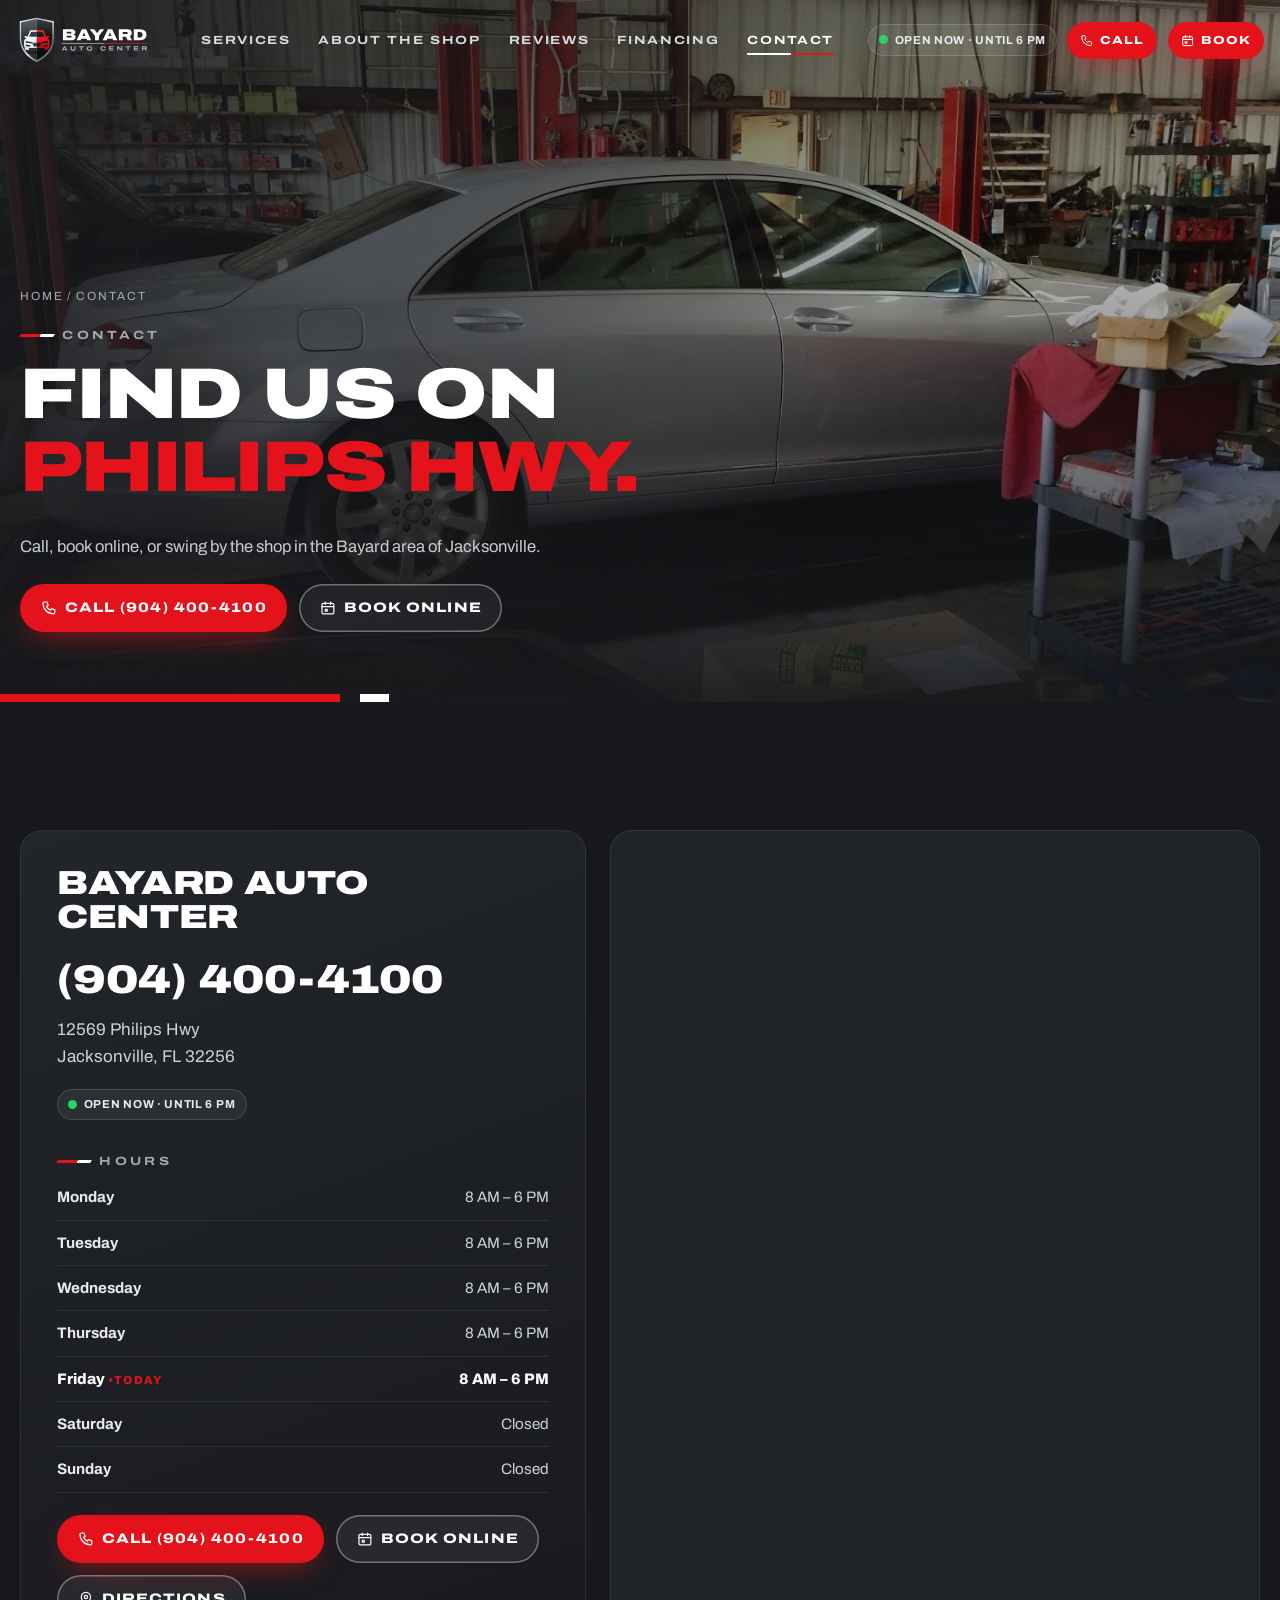
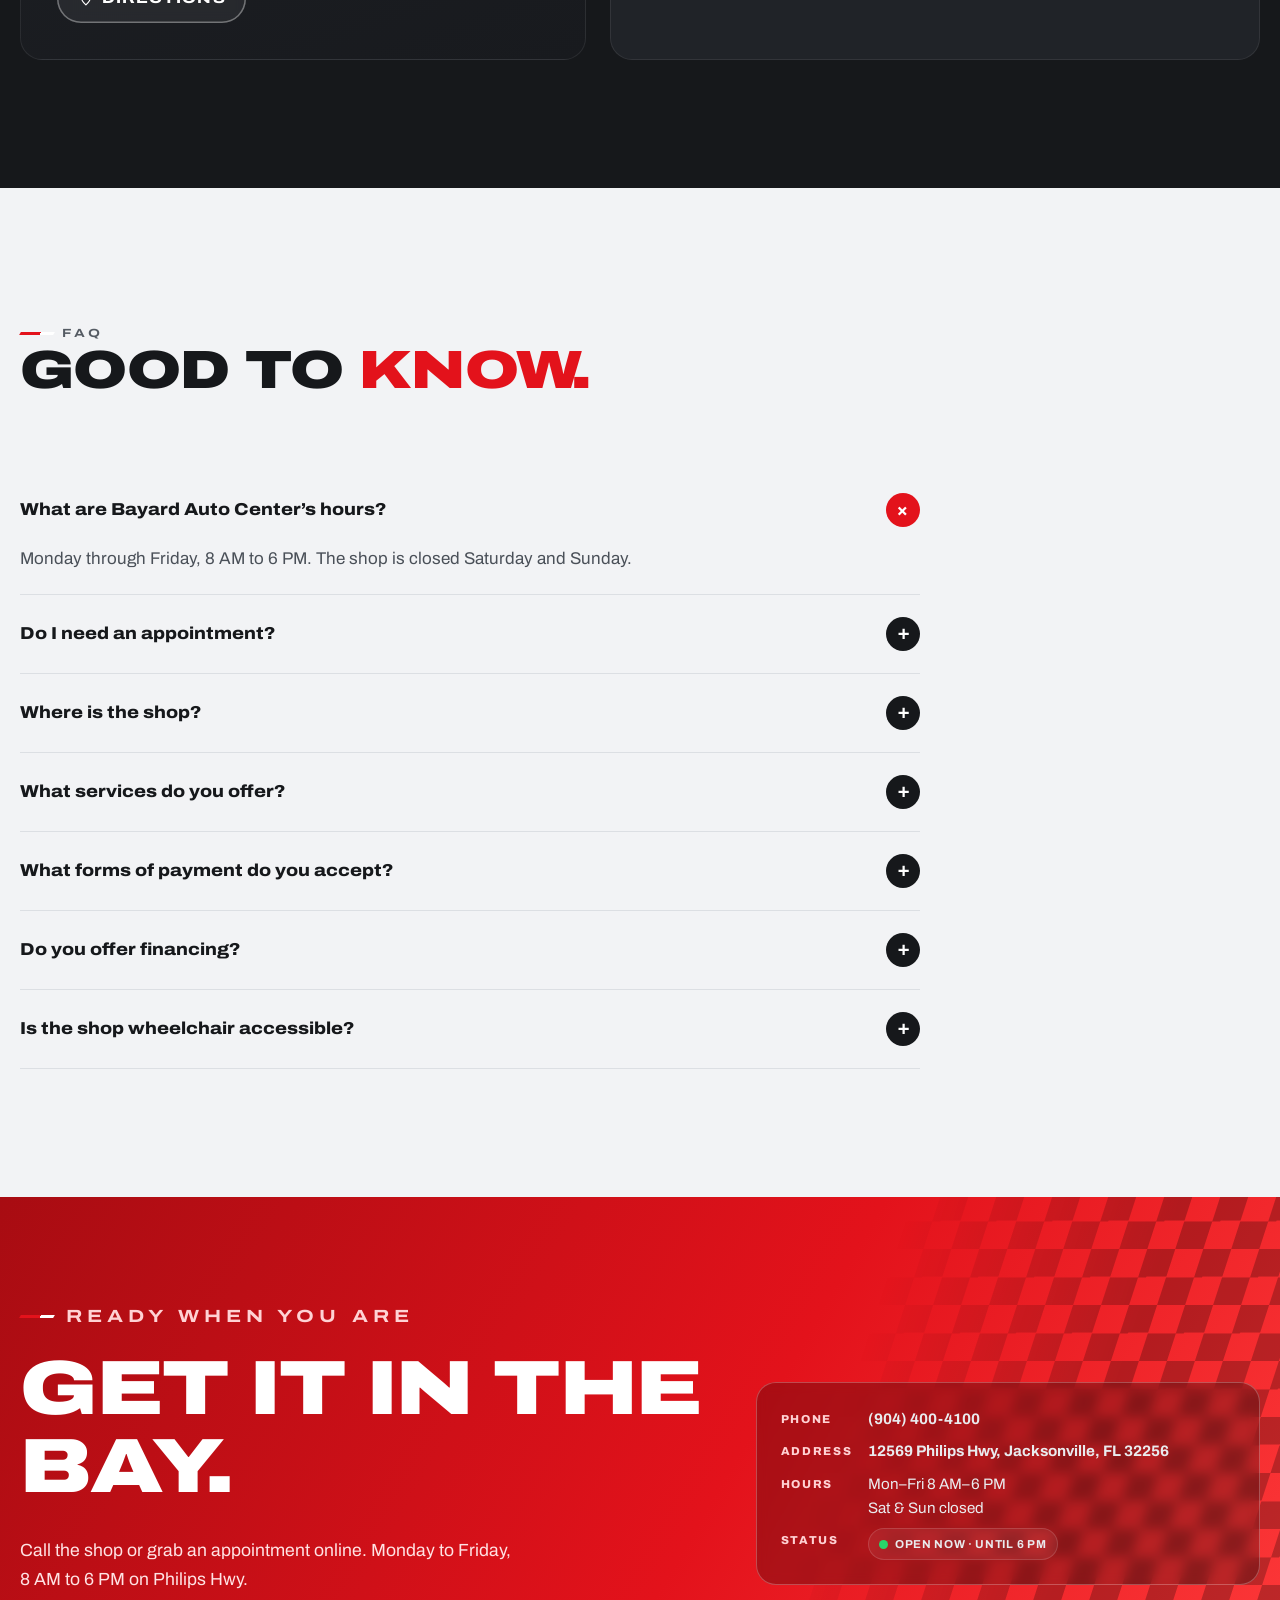
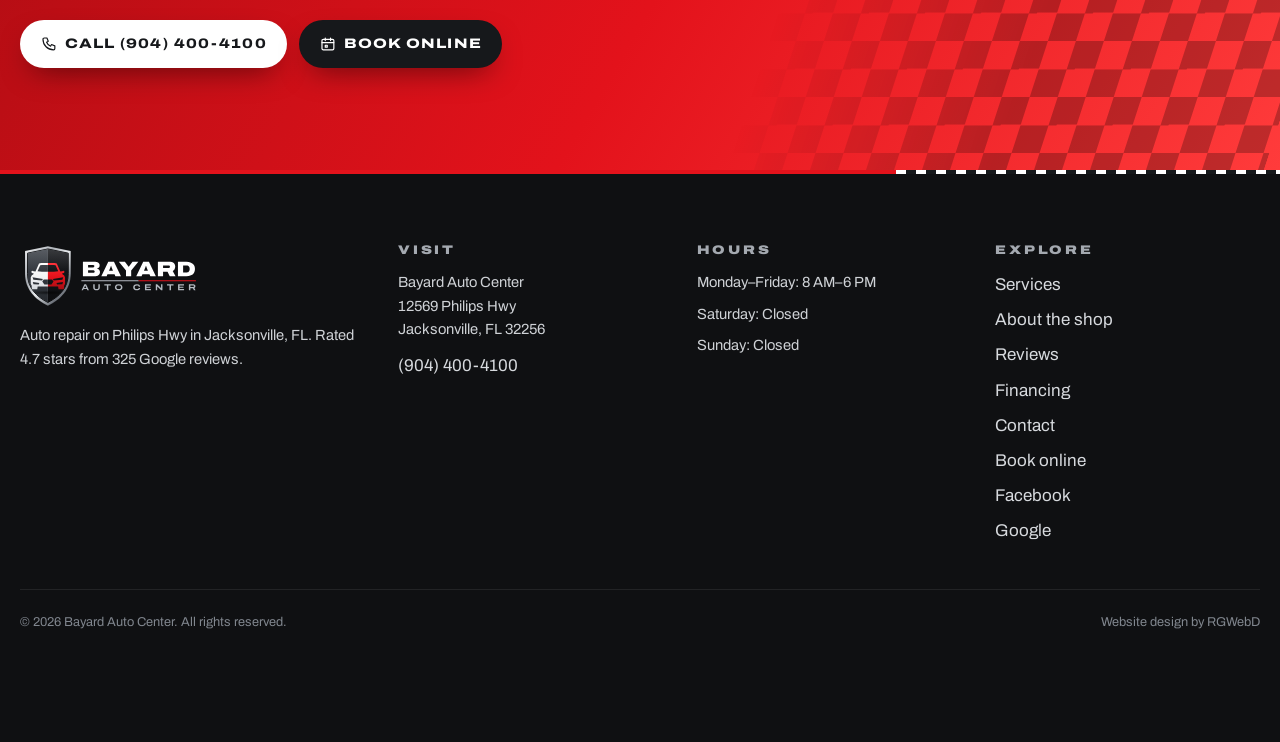
<file: contact.html>
<!doctype html><html lang="en"><head><meta charset="utf-8"><meta name="viewport" content="width=device-width,initial-scale=1,viewport-fit=cover">
<title>Contact &amp; Hours | Bayard Auto Center, 12569 Philips Hwy, Jacksonville</title><meta name="description" content="Bayard Auto Center: 12569 Philips Hwy, Jacksonville, FL 32256. Call (904) 400-4100. Open Monday–Friday 8 AM–6 PM. Map, directions, online booking and FAQ."><link rel="canonical" href="https://rgwebd.github.io/bayardautocenter-demo/contact.html">
<meta name="theme-color" content="#16181B"><meta name="robots" content="index,follow">
<meta property="og:type" content="website"><meta property="og:site_name" content="Bayard Auto Center"><meta property="og:title" content="Contact &amp; Hours | Bayard Auto Center, 12569 Philips Hwy, Jacksonville"><meta property="og:description" content="Bayard Auto Center: 12569 Philips Hwy, Jacksonville, FL 32256. Call (904) 400-4100. Open Monday–Friday 8 AM–6 PM. Map, directions, online booking and FAQ."><meta property="og:url" content="https://rgwebd.github.io/bayardautocenter-demo/contact.html"><meta property="og:image" content="https://rgwebd.github.io/bayardautocenter-demo/assets/og-image.jpg"><meta property="og:image:width" content="1200"><meta property="og:image:height" content="630"><meta name="twitter:card" content="summary_large_image">
<link rel="icon" href="favicon.ico" sizes="any"><link rel="icon" type="image/svg+xml" href="assets/bayard-favicon.svg"><link rel="apple-touch-icon" href="apple-touch-icon.png">
<link rel="preload" href="assets/fonts/archivo-var.woff2" as="font" type="font/woff2" crossorigin>
<link rel="stylesheet" href="assets/styles.css"><script>document.documentElement.classList.add('js')</script>
<script type="application/ld+json">{"@context": "https://schema.org", "@graph": [{"@type": "AutoRepair", "@id": "https://rgwebd.github.io/bayardautocenter-demo/#business", "name": "Bayard Auto Center", "url": "https://rgwebd.github.io/bayardautocenter-demo/", "telephone": "+1-904-400-4100", "image": ["https://rgwebd.github.io/bayardautocenter-demo/assets/og-image.jpg", "https://rgwebd.github.io/bayardautocenter-demo/assets/img/g14-1600.webp"], "logo": "https://rgwebd.github.io/bayardautocenter-demo/assets/favicon-512.png", "priceRange": "$$", "address": {"@type": "PostalAddress", "streetAddress": "12569 Philips Hwy", "addressLocality": "Jacksonville", "addressRegion": "FL", "postalCode": "32256", "addressCountry": "US"}, "geo": {"@type": "GeoCoordinates", "latitude": 30.1428427, "longitude": -81.516694}, "hasMap": "https://maps.google.com/?cid=5491802092088924756", "openingHoursSpecification": [{"@type": "OpeningHoursSpecification", "dayOfWeek": ["Monday", "Tuesday", "Wednesday", "Thursday", "Friday"], "opens": "08:00", "closes": "18:00"}], "aggregateRating": {"@type": "AggregateRating", "ratingValue": "4.7", "reviewCount": "325", "bestRating": "5"}, "paymentAccepted": "Credit card, Debit card, NFC mobile payments", "sameAs": ["https://www.facebook.com/profile.php?id=100057353174341", "https://maps.google.com/?cid=5491802092088924756"], "amenityFeature": [{"@type": "LocationFeatureSpecification", "name": "Wheelchair-accessible entrance", "value": true}, {"@type": "LocationFeatureSpecification", "name": "Wheelchair-accessible parking lot", "value": true}, {"@type": "LocationFeatureSpecification", "name": "Wheelchair-accessible restroom", "value": true}, {"@type": "LocationFeatureSpecification", "name": "Restroom", "value": true}], "potentialAction": {"@type": "ReserveAction", "target": "https://myshopmanager.com/request_appointment?v=JTdCNWI5NWQzNDUtOTJkYi00N2NmLWIzNWMtZWI4MTdhODI2OWJkJTdE", "name": "Book an appointment"}, "hasOfferCatalog": {"@type": "OfferCatalog", "name": "Auto repair services", "itemListElement": [{"@type": "Offer", "itemOffered": {"@type": "Service", "name": "Computer Diagnostics", "url": "https://rgwebd.github.io/bayardautocenter-demo/services.html#diagnostics"}}, {"@type": "Offer", "itemOffered": {"@type": "Service", "name": "Engine & Transmission", "url": "https://rgwebd.github.io/bayardautocenter-demo/services.html#engine-transmission"}}, {"@type": "Offer", "itemOffered": {"@type": "Service", "name": "Heating & Cooling", "url": "https://rgwebd.github.io/bayardautocenter-demo/services.html#heating-cooling"}}, {"@type": "Offer", "itemOffered": {"@type": "Service", "name": "Electrical & Electronic", "url": "https://rgwebd.github.io/bayardautocenter-demo/services.html#electrical"}}, {"@type": "Offer", "itemOffered": {"@type": "Service", "name": "Alignment", "url": "https://rgwebd.github.io/bayardautocenter-demo/services.html#alignment"}}, {"@type": "Offer", "itemOffered": {"@type": "Service", "name": "Brakes", "url": "https://rgwebd.github.io/bayardautocenter-demo/services.html#brakes"}}, {"@type": "Offer", "itemOffered": {"@type": "Service", "name": "Tires", "url": "https://rgwebd.github.io/bayardautocenter-demo/services.html#tires"}}, {"@type": "Offer", "itemOffered": {"@type": "Service", "name": "Inspections", "url": "https://rgwebd.github.io/bayardautocenter-demo/services.html#inspections"}}, {"@type": "Offer", "itemOffered": {"@type": "Service", "name": "Oil Change", "url": "https://rgwebd.github.io/bayardautocenter-demo/services.html#oil-change"}}]}}, {"@type": "BreadcrumbList", "itemListElement": [{"@type": "ListItem", "position": 1, "name": "Home", "item": "https://rgwebd.github.io/bayardautocenter-demo/"}, {"@type": "ListItem", "position": 2, "name": "Contact", "item": "https://rgwebd.github.io/bayardautocenter-demo/contact.html"}]}, {"@type": "FAQPage", "mainEntity": [{"@type": "Question", "name": "What are Bayard Auto Center’s hours?", "acceptedAnswer": {"@type": "Answer", "text": "Monday through Friday, 8 AM to 6 PM. The shop is closed Saturday and Sunday."}}, {"@type": "Question", "name": "Do I need an appointment?", "acceptedAnswer": {"@type": "Answer", "text": "Yes. The shop’s Google listing notes that an appointment is required. You can book online any time or call (904) 400-4100."}}, {"@type": "Question", "name": "Where is the shop?", "acceptedAnswer": {"@type": "Answer", "text": "12569 Philips Hwy, Jacksonville, FL 32256, in the Bayard area of Jacksonville’s Southside."}}, {"@type": "Question", "name": "What services do you offer?", "acceptedAnswer": {"@type": "Answer", "text": "Computer diagnostic scans, engine and transmission, heating and cooling, electrical and electronic, alignment, brakes, tires, inspections and oil changes."}}, {"@type": "Question", "name": "What forms of payment do you accept?", "acceptedAnswer": {"@type": "Answer", "text": "Credit cards, debit cards and NFC mobile payments."}}, {"@type": "Question", "name": "Do you offer financing?", "acceptedAnswer": {"@type": "Answer", "text": "Bayard Auto Center links customers to Snap Finance. You can apply online with Snap; approval and terms are set by Snap Finance."}}, {"@type": "Question", "name": "Is the shop wheelchair accessible?", "acceptedAnswer": {"@type": "Answer", "text": "Yes. The Google listing shows a wheelchair-accessible entrance, parking lot and restroom."}}]}]}</script><script src="https://cosmiccallers.lovable.app/demo-track.js" data-demo="bayardautocenter-demo" defer></script></head>
<body><a class="skip" href="#main">Skip to content</a><div class="progress" aria-hidden="true"></div>
<header class="hdr"><div class="wrap"><a class="brand" href="index.html" aria-label="Bayard Auto Center home"><img src="assets/bayard-horizontal-dark.svg" width="133" height="48" alt="Bayard Auto Center"></a>
<nav class="nav" aria-label="Main"><a href="services.html">Services</a><a href="about.html">About the shop</a><a href="reviews.html">Reviews</a><a href="financing.html">Financing</a><a href="contact.html" aria-current="page">Contact</a></nav><div class="hdr-cta"><span class="status" data-status><i></i><span>Mon–Fri 8 AM–6 PM</span></span><a class="btn mag " href="tel:+19044004100"><svg viewBox="0 0 24 24" fill="none" stroke="currentColor" stroke-width="1.8" stroke-linecap="round" stroke-linejoin="round" aria-hidden="true"><path d="M5 3h4l2 5-2.5 1.5a11 11 0 0 0 6 6L16 13l5 2v4a2 2 0 0 1-2 2A16 16 0 0 1 3 5a2 2 0 0 1 2-2z"/></svg><span class="lbl">Call</span></a><a class="btn mag " href="https://myshopmanager.com/request_appointment?v=JTdCNWI5NWQzNDUtOTJkYi00N2NmLWIzNWMtZWI4MTdhODI2OWJkJTdE" target="_blank" rel="noopener"><svg viewBox="0 0 24 24" fill="none" stroke="currentColor" stroke-width="1.8" stroke-linecap="round" stroke-linejoin="round" aria-hidden="true"><rect x="3" y="5" width="18" height="16" rx="2"/><path d="M3 10h18M8 3v4M16 3v4"/><path d="M8 14h3v3H8z"/></svg><span class="lbl">Book</span></a></div>
<button class="burger" aria-label="Menu" aria-expanded="false" aria-controls="mnav"><span></span><span></span><span></span></button></div></header>
<nav class="mnav" id="mnav" aria-label="Mobile"><a href="index.html">Home</a><a href="services.html">Services</a><a href="about.html">About the shop</a><a href="reviews.html">Reviews</a><a href="financing.html">Financing</a><a href="contact.html">Contact</a><div class="ctas"><a class="btn mag " href="tel:+19044004100"><svg viewBox="0 0 24 24" fill="none" stroke="currentColor" stroke-width="1.8" stroke-linecap="round" stroke-linejoin="round" aria-hidden="true"><path d="M5 3h4l2 5-2.5 1.5a11 11 0 0 0 6 6L16 13l5 2v4a2 2 0 0 1-2 2A16 16 0 0 1 3 5a2 2 0 0 1 2-2z"/></svg><span class="lbl">Call (904) 400-4100</span></a><a class="btn mag ghost" href="https://myshopmanager.com/request_appointment?v=JTdCNWI5NWQzNDUtOTJkYi00N2NmLWIzNWMtZWI4MTdhODI2OWJkJTdE" target="_blank" rel="noopener"><svg viewBox="0 0 24 24" fill="none" stroke="currentColor" stroke-width="1.8" stroke-linecap="round" stroke-linejoin="round" aria-hidden="true"><rect x="3" y="5" width="18" height="16" rx="2"/><path d="M3 10h18M8 3v4M16 3v4"/><path d="M8 14h3v3H8z"/></svg><span class="lbl">Book online</span></a></div><p style="margin-top:18px"><span class="status" data-status><i></i><span>Mon–Fri 8 AM–6 PM</span></span></p></nav><main id="main"><section class="phero"><div class="bg" data-px="0.25"><img src="assets/img/g04-1600.webp" srcset="assets/img/g04-800.webp 800w, assets/img/g04-1600.webp 1470w" sizes="100vw" width="1470" height="1084" alt="Silver Mercedes sedan in a bay with parts shelves behind" decoding="async" fetchpriority="high"></div><div class="wrap">
<p class="crumbs"><a href="index.html">Home</a> / Contact</p><p class="kicker" data-r>Contact</p><h1 data-r>Find us on<br><span class="red">Philips Hwy.</span></h1><p class="lead" data-r>Call, book online, or swing by the shop in the Bayard area of Jacksonville.</p><div class="ctas" data-r style="margin-top:24px"><a class="btn mag " href="tel:+19044004100"><svg viewBox="0 0 24 24" fill="none" stroke="currentColor" stroke-width="1.8" stroke-linecap="round" stroke-linejoin="round" aria-hidden="true"><path d="M5 3h4l2 5-2.5 1.5a11 11 0 0 0 6 6L16 13l5 2v4a2 2 0 0 1-2 2A16 16 0 0 1 3 5a2 2 0 0 1 2-2z"/></svg><span class="lbl">Call (904) 400-4100</span></a><a class="btn mag ghost" href="https://myshopmanager.com/request_appointment?v=JTdCNWI5NWQzNDUtOTJkYi00N2NmLWIzNWMtZWI4MTdhODI2OWJkJTdE" target="_blank" rel="noopener"><svg viewBox="0 0 24 24" fill="none" stroke="currentColor" stroke-width="1.8" stroke-linecap="round" stroke-linejoin="round" aria-hidden="true"><rect x="3" y="5" width="18" height="16" rx="2"/><path d="M3 10h18M8 3v4M16 3v4"/><path d="M8 14h3v3H8z"/></svg><span class="lbl">Book online</span></a></div></div></section>
<section class="sec" aria-labelledby="ct-h"><div class="wrap cgrid"><div class="cbox" data-r="left"><h2 id="ct-h">Bayard Auto Center</h2>
<a class="big-phone" href="tel:+19044004100">(904) 400-4100</a><address class="addr">12569 Philips Hwy<br>Jacksonville, FL 32256</address><span class="status" data-status><i></i><span>Mon–Fri 8 AM–6 PM</span></span>
<table class="hours"><caption class="kicker" style="text-align:left;margin:22px 0 4px">Hours</caption><tbody><tr data-d="1"><th scope="row">Monday</th><td>8 AM – 6 PM</td></tr><tr data-d="2"><th scope="row">Tuesday</th><td>8 AM – 6 PM</td></tr><tr data-d="3"><th scope="row">Wednesday</th><td>8 AM – 6 PM</td></tr><tr data-d="4"><th scope="row">Thursday</th><td>8 AM – 6 PM</td></tr><tr data-d="5"><th scope="row">Friday</th><td>8 AM – 6 PM</td></tr><tr data-d="6"><th scope="row">Saturday</th><td>Closed</td></tr><tr data-d="0"><th scope="row">Sunday</th><td>Closed</td></tr></tbody></table>
<div class="ctas"><a class="btn mag " href="tel:+19044004100"><svg viewBox="0 0 24 24" fill="none" stroke="currentColor" stroke-width="1.8" stroke-linecap="round" stroke-linejoin="round" aria-hidden="true"><path d="M5 3h4l2 5-2.5 1.5a11 11 0 0 0 6 6L16 13l5 2v4a2 2 0 0 1-2 2A16 16 0 0 1 3 5a2 2 0 0 1 2-2z"/></svg><span class="lbl">Call (904) 400-4100</span></a><a class="btn mag ghost" href="https://myshopmanager.com/request_appointment?v=JTdCNWI5NWQzNDUtOTJkYi00N2NmLWIzNWMtZWI4MTdhODI2OWJkJTdE" target="_blank" rel="noopener"><svg viewBox="0 0 24 24" fill="none" stroke="currentColor" stroke-width="1.8" stroke-linecap="round" stroke-linejoin="round" aria-hidden="true"><rect x="3" y="5" width="18" height="16" rx="2"/><path d="M3 10h18M8 3v4M16 3v4"/><path d="M8 14h3v3H8z"/></svg><span class="lbl">Book online</span></a><a class="btn mag ghost" href="https://www.google.com/maps/dir/?api=1&destination=Bayard+Auto+Center%2C+12569+Philips+Hwy%2C+Jacksonville%2C+FL+32256" target="_blank" rel="noopener"><svg viewBox="0 0 24 24" fill="none" stroke="currentColor" stroke-width="1.8" stroke-linecap="round" stroke-linejoin="round" aria-hidden="true"><path d="M12 21s7-6.2 7-12a7 7 0 0 0-14 0c0 5.8 7 12 7 12z"/><circle cx="12" cy="9" r="2.5"/></svg><span class="lbl">Directions</span></a></div></div>
<div class="map" data-r="right"><iframe src="https://www.google.com/maps?q=Bayard+Auto+Center,+12569+Philips+Hwy,+Jacksonville,+FL+32256&z=15&output=embed" title="Map showing Bayard Auto Center at 12569 Philips Hwy, Jacksonville" loading="lazy" referrerpolicy="no-referrer-when-downgrade" allowfullscreen></iframe></div></div></section>
<section class="sec light-sec" aria-labelledby="faq-h" id="faq"><div class="wrap"><div class="sec-head"><div><p class="kicker" data-r>FAQ</p><h2 id="faq-h" data-r>Good to <span class="red">know.</span></h2></div></div><div class="faq" data-r><details open><summary>What are Bayard Auto Center’s hours?</summary><p>Monday through Friday, 8 AM to 6 PM. The shop is closed Saturday and Sunday.</p></details><details><summary>Do I need an appointment?</summary><p>Yes. The shop’s Google listing notes that an appointment is required. You can book online any time or call (904) 400-4100.</p></details><details><summary>Where is the shop?</summary><p>12569 Philips Hwy, Jacksonville, FL 32256, in the Bayard area of Jacksonville’s Southside.</p></details><details><summary>What services do you offer?</summary><p>Computer diagnostic scans, engine and transmission, heating and cooling, electrical and electronic, alignment, brakes, tires, inspections and oil changes.</p></details><details><summary>What forms of payment do you accept?</summary><p>Credit cards, debit cards and NFC mobile payments.</p></details><details><summary>Do you offer financing?</summary><p>Bayard Auto Center links customers to Snap Finance. You can apply online with Snap; approval and terms are set by Snap Finance.</p></details><details><summary>Is the shop wheelchair accessible?</summary><p>Yes. The Google listing shows a wheelchair-accessible entrance, parking lot and restroom.</p></details></div></div></section></main><section class="cta-band" aria-labelledby="cta-h"><div class="wrap cta-grid"><div data-r>
<p class="kicker" style="color:#ffd2d4">Ready when you are</p><h2 id="cta-h">Get it in the bay.</h2>
<p>Call the shop or grab an appointment online. Monday to Friday, 8 AM to 6 PM on Philips Hwy.</p>
<div class="ctas"><a class="btn mag light" href="tel:+19044004100"><svg viewBox="0 0 24 24" fill="none" stroke="currentColor" stroke-width="1.8" stroke-linecap="round" stroke-linejoin="round" aria-hidden="true"><path d="M5 3h4l2 5-2.5 1.5a11 11 0 0 0 6 6L16 13l5 2v4a2 2 0 0 1-2 2A16 16 0 0 1 3 5a2 2 0 0 1 2-2z"/></svg><span class="lbl">Call (904) 400-4100</span></a><a class="btn mag dark" href="https://myshopmanager.com/request_appointment?v=JTdCNWI5NWQzNDUtOTJkYi00N2NmLWIzNWMtZWI4MTdhODI2OWJkJTdE" target="_blank" rel="noopener"><svg viewBox="0 0 24 24" fill="none" stroke="currentColor" stroke-width="1.8" stroke-linecap="round" stroke-linejoin="round" aria-hidden="true"><rect x="3" y="5" width="18" height="16" rx="2"/><path d="M3 10h18M8 3v4M16 3v4"/><path d="M8 14h3v3H8z"/></svg><span class="lbl">Book online</span></a></div></div>
<div class="cta-card" data-r="right"><dl><dt>Phone</dt><dd><a href="tel:+19044004100">(904) 400-4100</a></dd><dt>Address</dt><dd><a href="https://www.google.com/maps/dir/?api=1&destination=Bayard+Auto+Center%2C+12569+Philips+Hwy%2C+Jacksonville%2C+FL+32256" target="_blank" rel="noopener">12569 Philips Hwy, Jacksonville, FL 32256</a></dd><dt>Hours</dt><dd>Mon–Fri 8 AM–6 PM<br>Sat &amp; Sun closed</dd><dt>Status</dt><dd><span class="status" data-status><i></i><span>Mon–Fri 8 AM–6 PM</span></span></dd></dl></div></div></section>
<footer class="ftr"><div class="wrap"><div class="fgrid">
<div><img class="logo" src="assets/bayard-horizontal-dark.svg" width="177" height="64" alt="Bayard Auto Center" loading="lazy"><p class="fh">Auto repair on Philips Hwy in Jacksonville, FL. Rated 4.7 stars from 325 Google reviews.</p></div>
<div><h2>Visit</h2><address style="font-style:normal" class="fh">Bayard Auto Center<br>12569 Philips Hwy<br>Jacksonville, FL 32256</address><p style="margin-top:10px"><a href="tel:+19044004100">(904) 400-4100</a></p></div>
<div><h2>Hours</h2><ul class="fh"><li>Monday–Friday: 8 AM–6 PM</li><li>Saturday: Closed</li><li>Sunday: Closed</li></ul></div>
<div><h2>Explore</h2><ul><li><a href="services.html">Services</a></li><li><a href="about.html">About the shop</a></li><li><a href="reviews.html">Reviews</a></li><li><a href="financing.html">Financing</a></li><li><a href="contact.html">Contact</a></li><li><a href="https://myshopmanager.com/request_appointment?v=JTdCNWI5NWQzNDUtOTJkYi00N2NmLWIzNWMtZWI4MTdhODI2OWJkJTdE" target="_blank" rel="noopener">Book online</a></li><li><a href="https://www.facebook.com/profile.php?id=100057353174341" target="_blank" rel="noopener">Facebook</a></li><li><a href="https://maps.google.com/?cid=5491802092088924756" target="_blank" rel="noopener">Google</a></li></ul></div>
</div><div class="fine"><span>© 2026 Bayard Auto Center. All rights reserved.</span><span>Website design by RGWebD</span></div></div></footer>
<div class="mbar" role="navigation" aria-label="Quick actions"><a class="btn mag " href="tel:+19044004100"><svg viewBox="0 0 24 24" fill="none" stroke="currentColor" stroke-width="1.8" stroke-linecap="round" stroke-linejoin="round" aria-hidden="true"><path d="M5 3h4l2 5-2.5 1.5a11 11 0 0 0 6 6L16 13l5 2v4a2 2 0 0 1-2 2A16 16 0 0 1 3 5a2 2 0 0 1 2-2z"/></svg><span class="lbl">Call now</span></a><a class="btn mag " href="https://myshopmanager.com/request_appointment?v=JTdCNWI5NWQzNDUtOTJkYi00N2NmLWIzNWMtZWI4MTdhODI2OWJkJTdE" target="_blank" rel="noopener"><svg viewBox="0 0 24 24" fill="none" stroke="currentColor" stroke-width="1.8" stroke-linecap="round" stroke-linejoin="round" aria-hidden="true"><rect x="3" y="5" width="18" height="16" rx="2"/><path d="M3 10h18M8 3v4M16 3v4"/><path d="M8 14h3v3H8z"/></svg><span class="lbl">Book online</span></a></div><script src="assets/script.js" defer></script></body></html>
</file>
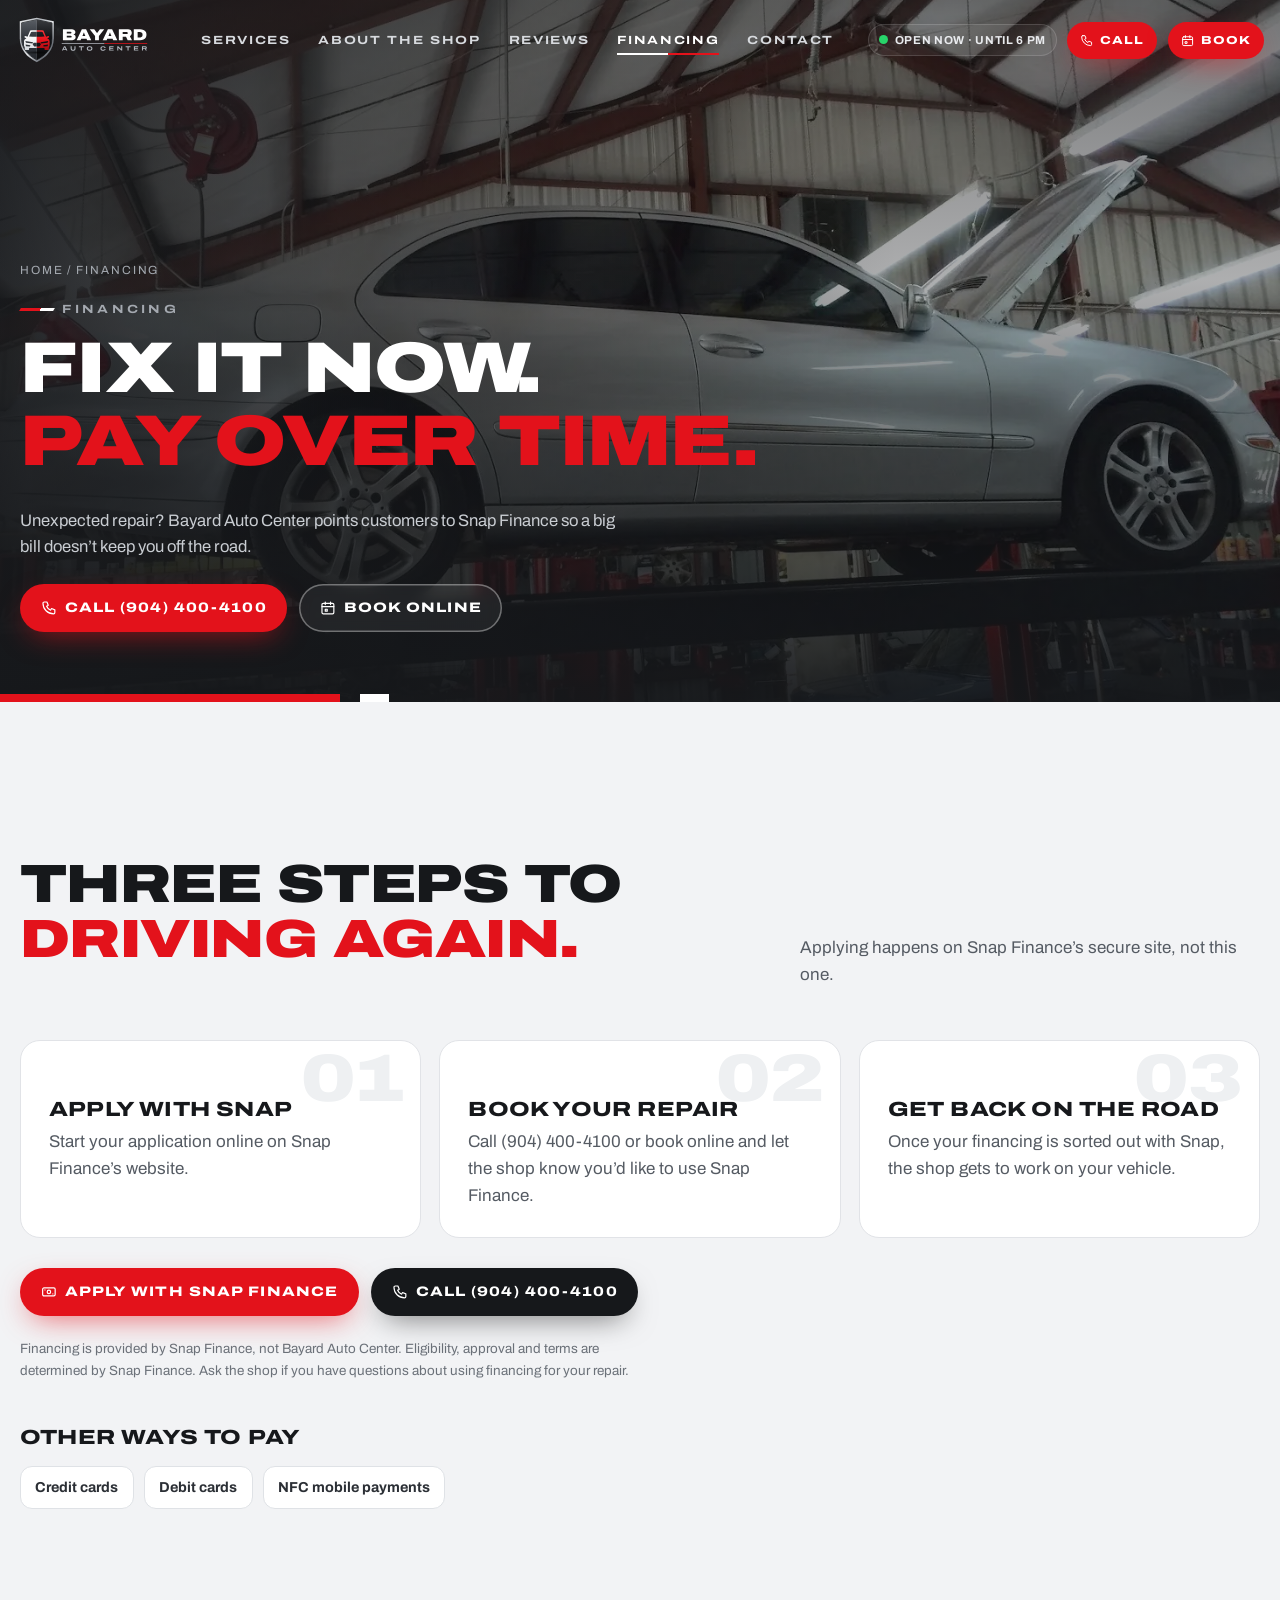
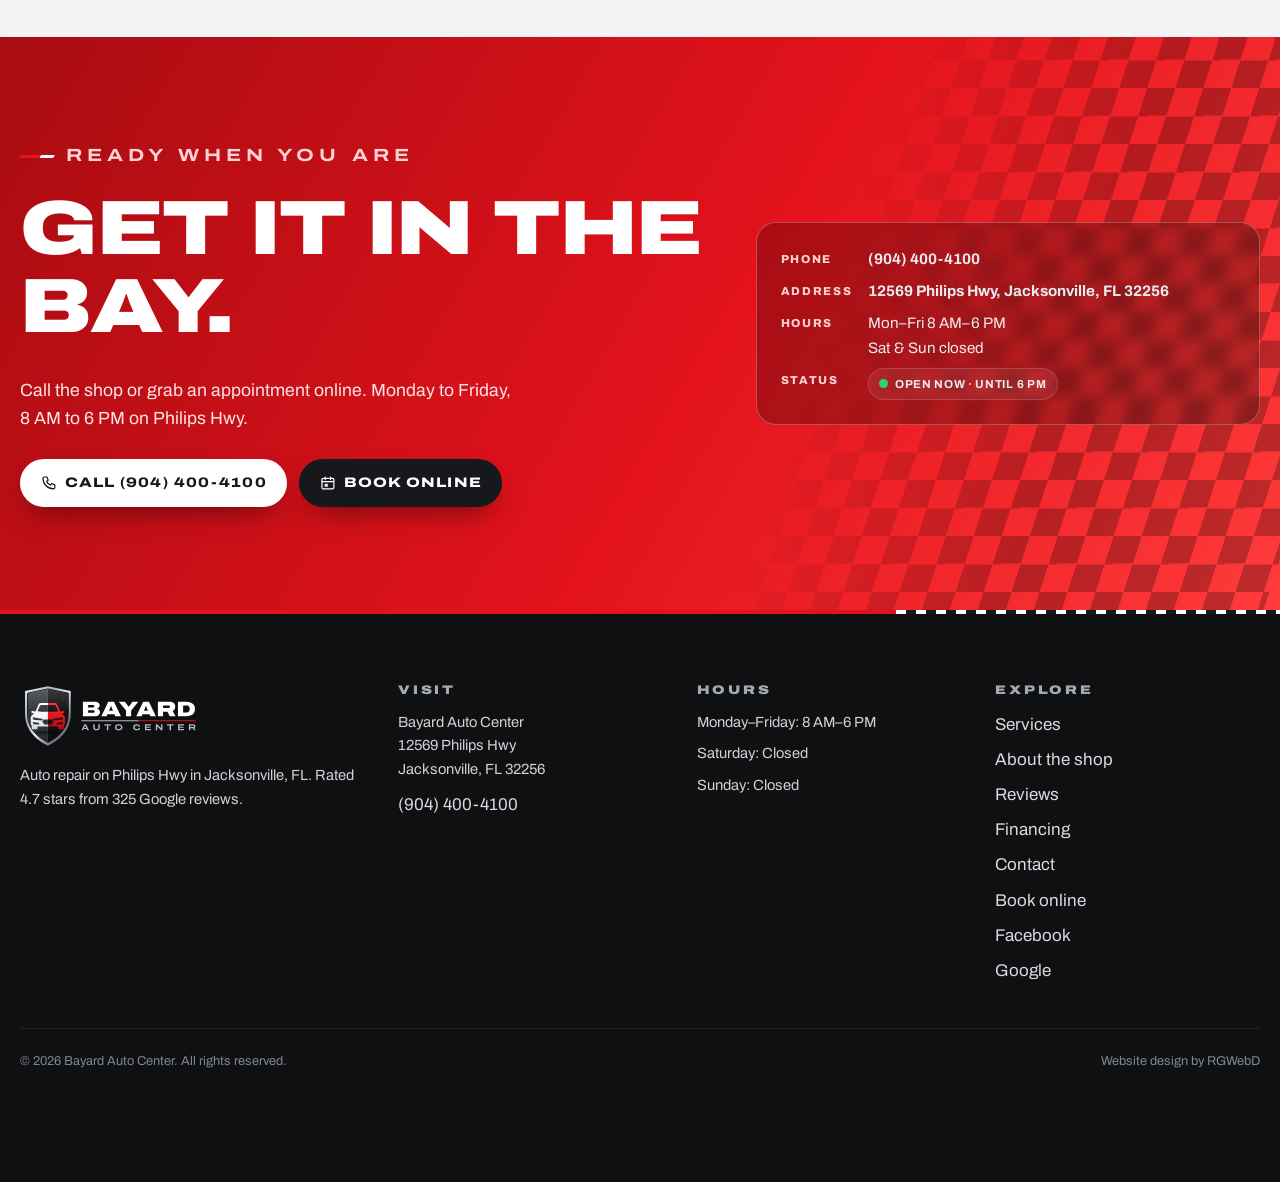
<file: financing.html>
<!doctype html><html lang="en"><head><meta charset="utf-8"><meta name="viewport" content="width=device-width,initial-scale=1,viewport-fit=cover">
<title>Auto Repair Financing with Snap Finance | Bayard Auto Center</title><meta name="description" content="Need to pay for a car repair over time? Bayard Auto Center in Jacksonville links customers to Snap Finance. Apply online, then book your repair."><link rel="canonical" href="https://rgwebd.github.io/bayardautocenter-demo/financing.html">
<meta name="theme-color" content="#16181B"><meta name="robots" content="index,follow">
<meta property="og:type" content="website"><meta property="og:site_name" content="Bayard Auto Center"><meta property="og:title" content="Auto Repair Financing with Snap Finance | Bayard Auto Center"><meta property="og:description" content="Need to pay for a car repair over time? Bayard Auto Center in Jacksonville links customers to Snap Finance. Apply online, then book your repair."><meta property="og:url" content="https://rgwebd.github.io/bayardautocenter-demo/financing.html"><meta property="og:image" content="https://rgwebd.github.io/bayardautocenter-demo/assets/og-image.jpg"><meta property="og:image:width" content="1200"><meta property="og:image:height" content="630"><meta name="twitter:card" content="summary_large_image">
<link rel="icon" href="favicon.ico" sizes="any"><link rel="icon" type="image/svg+xml" href="assets/bayard-favicon.svg"><link rel="apple-touch-icon" href="apple-touch-icon.png">
<link rel="preload" href="assets/fonts/archivo-var.woff2" as="font" type="font/woff2" crossorigin>
<link rel="stylesheet" href="assets/styles.css"><script>document.documentElement.classList.add('js')</script>
<script type="application/ld+json">{"@context": "https://schema.org", "@graph": [{"@type": "AutoRepair", "@id": "https://rgwebd.github.io/bayardautocenter-demo/#business", "name": "Bayard Auto Center", "url": "https://rgwebd.github.io/bayardautocenter-demo/", "telephone": "+1-904-400-4100", "image": ["https://rgwebd.github.io/bayardautocenter-demo/assets/og-image.jpg", "https://rgwebd.github.io/bayardautocenter-demo/assets/img/g14-1600.webp"], "logo": "https://rgwebd.github.io/bayardautocenter-demo/assets/favicon-512.png", "priceRange": "$$", "address": {"@type": "PostalAddress", "streetAddress": "12569 Philips Hwy", "addressLocality": "Jacksonville", "addressRegion": "FL", "postalCode": "32256", "addressCountry": "US"}, "geo": {"@type": "GeoCoordinates", "latitude": 30.1428427, "longitude": -81.516694}, "hasMap": "https://maps.google.com/?cid=5491802092088924756", "openingHoursSpecification": [{"@type": "OpeningHoursSpecification", "dayOfWeek": ["Monday", "Tuesday", "Wednesday", "Thursday", "Friday"], "opens": "08:00", "closes": "18:00"}], "aggregateRating": {"@type": "AggregateRating", "ratingValue": "4.7", "reviewCount": "325", "bestRating": "5"}, "paymentAccepted": "Credit card, Debit card, NFC mobile payments", "sameAs": ["https://www.facebook.com/profile.php?id=100057353174341", "https://maps.google.com/?cid=5491802092088924756"], "amenityFeature": [{"@type": "LocationFeatureSpecification", "name": "Wheelchair-accessible entrance", "value": true}, {"@type": "LocationFeatureSpecification", "name": "Wheelchair-accessible parking lot", "value": true}, {"@type": "LocationFeatureSpecification", "name": "Wheelchair-accessible restroom", "value": true}, {"@type": "LocationFeatureSpecification", "name": "Restroom", "value": true}], "potentialAction": {"@type": "ReserveAction", "target": "https://myshopmanager.com/request_appointment?v=JTdCNWI5NWQzNDUtOTJkYi00N2NmLWIzNWMtZWI4MTdhODI2OWJkJTdE", "name": "Book an appointment"}, "hasOfferCatalog": {"@type": "OfferCatalog", "name": "Auto repair services", "itemListElement": [{"@type": "Offer", "itemOffered": {"@type": "Service", "name": "Computer Diagnostics", "url": "https://rgwebd.github.io/bayardautocenter-demo/services.html#diagnostics"}}, {"@type": "Offer", "itemOffered": {"@type": "Service", "name": "Engine & Transmission", "url": "https://rgwebd.github.io/bayardautocenter-demo/services.html#engine-transmission"}}, {"@type": "Offer", "itemOffered": {"@type": "Service", "name": "Heating & Cooling", "url": "https://rgwebd.github.io/bayardautocenter-demo/services.html#heating-cooling"}}, {"@type": "Offer", "itemOffered": {"@type": "Service", "name": "Electrical & Electronic", "url": "https://rgwebd.github.io/bayardautocenter-demo/services.html#electrical"}}, {"@type": "Offer", "itemOffered": {"@type": "Service", "name": "Alignment", "url": "https://rgwebd.github.io/bayardautocenter-demo/services.html#alignment"}}, {"@type": "Offer", "itemOffered": {"@type": "Service", "name": "Brakes", "url": "https://rgwebd.github.io/bayardautocenter-demo/services.html#brakes"}}, {"@type": "Offer", "itemOffered": {"@type": "Service", "name": "Tires", "url": "https://rgwebd.github.io/bayardautocenter-demo/services.html#tires"}}, {"@type": "Offer", "itemOffered": {"@type": "Service", "name": "Inspections", "url": "https://rgwebd.github.io/bayardautocenter-demo/services.html#inspections"}}, {"@type": "Offer", "itemOffered": {"@type": "Service", "name": "Oil Change", "url": "https://rgwebd.github.io/bayardautocenter-demo/services.html#oil-change"}}]}}, {"@type": "BreadcrumbList", "itemListElement": [{"@type": "ListItem", "position": 1, "name": "Home", "item": "https://rgwebd.github.io/bayardautocenter-demo/"}, {"@type": "ListItem", "position": 2, "name": "Financing", "item": "https://rgwebd.github.io/bayardautocenter-demo/financing.html"}]}]}</script><script src="https://cosmiccallers.lovable.app/demo-track.js" data-demo="bayardautocenter-demo" defer></script></head>
<body><a class="skip" href="#main">Skip to content</a><div class="progress" aria-hidden="true"></div>
<header class="hdr"><div class="wrap"><a class="brand" href="index.html" aria-label="Bayard Auto Center home"><img src="assets/bayard-horizontal-dark.svg" width="133" height="48" alt="Bayard Auto Center"></a>
<nav class="nav" aria-label="Main"><a href="services.html">Services</a><a href="about.html">About the shop</a><a href="reviews.html">Reviews</a><a href="financing.html" aria-current="page">Financing</a><a href="contact.html">Contact</a></nav><div class="hdr-cta"><span class="status" data-status><i></i><span>Mon–Fri 8 AM–6 PM</span></span><a class="btn mag " href="tel:+19044004100"><svg viewBox="0 0 24 24" fill="none" stroke="currentColor" stroke-width="1.8" stroke-linecap="round" stroke-linejoin="round" aria-hidden="true"><path d="M5 3h4l2 5-2.5 1.5a11 11 0 0 0 6 6L16 13l5 2v4a2 2 0 0 1-2 2A16 16 0 0 1 3 5a2 2 0 0 1 2-2z"/></svg><span class="lbl">Call</span></a><a class="btn mag " href="https://myshopmanager.com/request_appointment?v=JTdCNWI5NWQzNDUtOTJkYi00N2NmLWIzNWMtZWI4MTdhODI2OWJkJTdE" target="_blank" rel="noopener"><svg viewBox="0 0 24 24" fill="none" stroke="currentColor" stroke-width="1.8" stroke-linecap="round" stroke-linejoin="round" aria-hidden="true"><rect x="3" y="5" width="18" height="16" rx="2"/><path d="M3 10h18M8 3v4M16 3v4"/><path d="M8 14h3v3H8z"/></svg><span class="lbl">Book</span></a></div>
<button class="burger" aria-label="Menu" aria-expanded="false" aria-controls="mnav"><span></span><span></span><span></span></button></div></header>
<nav class="mnav" id="mnav" aria-label="Mobile"><a href="index.html">Home</a><a href="services.html">Services</a><a href="about.html">About the shop</a><a href="reviews.html">Reviews</a><a href="financing.html">Financing</a><a href="contact.html">Contact</a><div class="ctas"><a class="btn mag " href="tel:+19044004100"><svg viewBox="0 0 24 24" fill="none" stroke="currentColor" stroke-width="1.8" stroke-linecap="round" stroke-linejoin="round" aria-hidden="true"><path d="M5 3h4l2 5-2.5 1.5a11 11 0 0 0 6 6L16 13l5 2v4a2 2 0 0 1-2 2A16 16 0 0 1 3 5a2 2 0 0 1 2-2z"/></svg><span class="lbl">Call (904) 400-4100</span></a><a class="btn mag ghost" href="https://myshopmanager.com/request_appointment?v=JTdCNWI5NWQzNDUtOTJkYi00N2NmLWIzNWMtZWI4MTdhODI2OWJkJTdE" target="_blank" rel="noopener"><svg viewBox="0 0 24 24" fill="none" stroke="currentColor" stroke-width="1.8" stroke-linecap="round" stroke-linejoin="round" aria-hidden="true"><rect x="3" y="5" width="18" height="16" rx="2"/><path d="M3 10h18M8 3v4M16 3v4"/><path d="M8 14h3v3H8z"/></svg><span class="lbl">Book online</span></a></div><p style="margin-top:18px"><span class="status" data-status><i></i><span>Mon–Fri 8 AM–6 PM</span></span></p></nav><main id="main"><section class="phero"><div class="bg" data-px="0.25"><img src="assets/img/g16-1600.webp" srcset="assets/img/g16-800.webp 800w, assets/img/g16-1600.webp 1464w" sizes="100vw" width="1464" height="1071" alt="Silver Mercedes up on a lift under the open-beam shop roof" decoding="async" fetchpriority="high"></div><div class="wrap">
<p class="crumbs"><a href="index.html">Home</a> / Financing</p><p class="kicker" data-r>Financing</p><h1 data-r>Fix it now.<br><span class="red">Pay over time.</span></h1><p class="lead" data-r>Unexpected repair? Bayard Auto Center points customers to Snap Finance so a big bill doesn’t keep you off the road.</p><div class="ctas" data-r style="margin-top:24px"><a class="btn mag " href="tel:+19044004100"><svg viewBox="0 0 24 24" fill="none" stroke="currentColor" stroke-width="1.8" stroke-linecap="round" stroke-linejoin="round" aria-hidden="true"><path d="M5 3h4l2 5-2.5 1.5a11 11 0 0 0 6 6L16 13l5 2v4a2 2 0 0 1-2 2A16 16 0 0 1 3 5a2 2 0 0 1 2-2z"/></svg><span class="lbl">Call (904) 400-4100</span></a><a class="btn mag ghost" href="https://myshopmanager.com/request_appointment?v=JTdCNWI5NWQzNDUtOTJkYi00N2NmLWIzNWMtZWI4MTdhODI2OWJkJTdE" target="_blank" rel="noopener"><svg viewBox="0 0 24 24" fill="none" stroke="currentColor" stroke-width="1.8" stroke-linecap="round" stroke-linejoin="round" aria-hidden="true"><rect x="3" y="5" width="18" height="16" rx="2"/><path d="M3 10h18M8 3v4M16 3v4"/><path d="M8 14h3v3H8z"/></svg><span class="lbl">Book online</span></a></div></div></section>
<section class="sec light-sec" aria-labelledby="fin-h"><div class="wrap"><div class="sec-head"><div><p class="kicker" data-r>Snap Finance</p><h2 id="fin-h" data-r>Three steps to<br><span class="red">driving again.</span></h2></div><p data-r>Applying happens on Snap Finance’s secure site, not this one.</p></div>
<div class="fin-steps stagger"><div class="fs"><h3>Apply with Snap</h3><p>Start your application online on Snap Finance’s website.</p></div>
<div class="fs"><h3>Book your repair</h3><p>Call (904) 400-4100 or book online and let the shop know you’d like to use Snap Finance.</p></div>
<div class="fs"><h3>Get back on the road</h3><p>Once your financing is sorted out with Snap, the shop gets to work on your vehicle.</p></div></div>
<div class="ctas" style="margin-top:30px" data-r><a class="btn mag" href="https://apply.snapfinance.com/snap-loan/landing" target="_blank" rel="noopener"><svg viewBox="0 0 24 24" fill="none" stroke="currentColor" stroke-width="1.8" stroke-linecap="round" stroke-linejoin="round" aria-hidden="true"><rect x="2.5" y="6" width="19" height="12" rx="2"/><circle cx="12" cy="12" r="2.6"/><path d="M6 9v.01M18 15v.01"/></svg><span class="lbl">Apply with Snap Finance</span></a><a class="btn mag dark" href="tel:+19044004100"><svg viewBox="0 0 24 24" fill="none" stroke="currentColor" stroke-width="1.8" stroke-linecap="round" stroke-linejoin="round" aria-hidden="true"><path d="M5 3h4l2 5-2.5 1.5a11 11 0 0 0 6 6L16 13l5 2v4a2 2 0 0 1-2 2A16 16 0 0 1 3 5a2 2 0 0 1 2-2z"/></svg><span class="lbl">Call (904) 400-4100</span></a></div>
<p class="note">Financing is provided by Snap Finance, not Bayard Auto Center. Eligibility, approval and terms are determined by Snap Finance. Ask the shop if you have questions about using financing for your repair.</p>
<h3 style="margin-top:46px">Other ways to pay</h3><ul class="paylist"><li>Credit cards</li><li>Debit cards</li><li>NFC mobile payments</li></ul></div></section></main><section class="cta-band" aria-labelledby="cta-h"><div class="wrap cta-grid"><div data-r>
<p class="kicker" style="color:#ffd2d4">Ready when you are</p><h2 id="cta-h">Get it in the bay.</h2>
<p>Call the shop or grab an appointment online. Monday to Friday, 8 AM to 6 PM on Philips Hwy.</p>
<div class="ctas"><a class="btn mag light" href="tel:+19044004100"><svg viewBox="0 0 24 24" fill="none" stroke="currentColor" stroke-width="1.8" stroke-linecap="round" stroke-linejoin="round" aria-hidden="true"><path d="M5 3h4l2 5-2.5 1.5a11 11 0 0 0 6 6L16 13l5 2v4a2 2 0 0 1-2 2A16 16 0 0 1 3 5a2 2 0 0 1 2-2z"/></svg><span class="lbl">Call (904) 400-4100</span></a><a class="btn mag dark" href="https://myshopmanager.com/request_appointment?v=JTdCNWI5NWQzNDUtOTJkYi00N2NmLWIzNWMtZWI4MTdhODI2OWJkJTdE" target="_blank" rel="noopener"><svg viewBox="0 0 24 24" fill="none" stroke="currentColor" stroke-width="1.8" stroke-linecap="round" stroke-linejoin="round" aria-hidden="true"><rect x="3" y="5" width="18" height="16" rx="2"/><path d="M3 10h18M8 3v4M16 3v4"/><path d="M8 14h3v3H8z"/></svg><span class="lbl">Book online</span></a></div></div>
<div class="cta-card" data-r="right"><dl><dt>Phone</dt><dd><a href="tel:+19044004100">(904) 400-4100</a></dd><dt>Address</dt><dd><a href="https://www.google.com/maps/dir/?api=1&destination=Bayard+Auto+Center%2C+12569+Philips+Hwy%2C+Jacksonville%2C+FL+32256" target="_blank" rel="noopener">12569 Philips Hwy, Jacksonville, FL 32256</a></dd><dt>Hours</dt><dd>Mon–Fri 8 AM–6 PM<br>Sat &amp; Sun closed</dd><dt>Status</dt><dd><span class="status" data-status><i></i><span>Mon–Fri 8 AM–6 PM</span></span></dd></dl></div></div></section>
<footer class="ftr"><div class="wrap"><div class="fgrid">
<div><img class="logo" src="assets/bayard-horizontal-dark.svg" width="177" height="64" alt="Bayard Auto Center" loading="lazy"><p class="fh">Auto repair on Philips Hwy in Jacksonville, FL. Rated 4.7 stars from 325 Google reviews.</p></div>
<div><h2>Visit</h2><address style="font-style:normal" class="fh">Bayard Auto Center<br>12569 Philips Hwy<br>Jacksonville, FL 32256</address><p style="margin-top:10px"><a href="tel:+19044004100">(904) 400-4100</a></p></div>
<div><h2>Hours</h2><ul class="fh"><li>Monday–Friday: 8 AM–6 PM</li><li>Saturday: Closed</li><li>Sunday: Closed</li></ul></div>
<div><h2>Explore</h2><ul><li><a href="services.html">Services</a></li><li><a href="about.html">About the shop</a></li><li><a href="reviews.html">Reviews</a></li><li><a href="financing.html">Financing</a></li><li><a href="contact.html">Contact</a></li><li><a href="https://myshopmanager.com/request_appointment?v=JTdCNWI5NWQzNDUtOTJkYi00N2NmLWIzNWMtZWI4MTdhODI2OWJkJTdE" target="_blank" rel="noopener">Book online</a></li><li><a href="https://www.facebook.com/profile.php?id=100057353174341" target="_blank" rel="noopener">Facebook</a></li><li><a href="https://maps.google.com/?cid=5491802092088924756" target="_blank" rel="noopener">Google</a></li></ul></div>
</div><div class="fine"><span>© 2026 Bayard Auto Center. All rights reserved.</span><span>Website design by RGWebD</span></div></div></footer>
<div class="mbar" role="navigation" aria-label="Quick actions"><a class="btn mag " href="tel:+19044004100"><svg viewBox="0 0 24 24" fill="none" stroke="currentColor" stroke-width="1.8" stroke-linecap="round" stroke-linejoin="round" aria-hidden="true"><path d="M5 3h4l2 5-2.5 1.5a11 11 0 0 0 6 6L16 13l5 2v4a2 2 0 0 1-2 2A16 16 0 0 1 3 5a2 2 0 0 1 2-2z"/></svg><span class="lbl">Call now</span></a><a class="btn mag " href="https://myshopmanager.com/request_appointment?v=JTdCNWI5NWQzNDUtOTJkYi00N2NmLWIzNWMtZWI4MTdhODI2OWJkJTdE" target="_blank" rel="noopener"><svg viewBox="0 0 24 24" fill="none" stroke="currentColor" stroke-width="1.8" stroke-linecap="round" stroke-linejoin="round" aria-hidden="true"><rect x="3" y="5" width="18" height="16" rx="2"/><path d="M3 10h18M8 3v4M16 3v4"/><path d="M8 14h3v3H8z"/></svg><span class="lbl">Book online</span></a></div><script src="assets/script.js" defer></script></body></html>
</file>
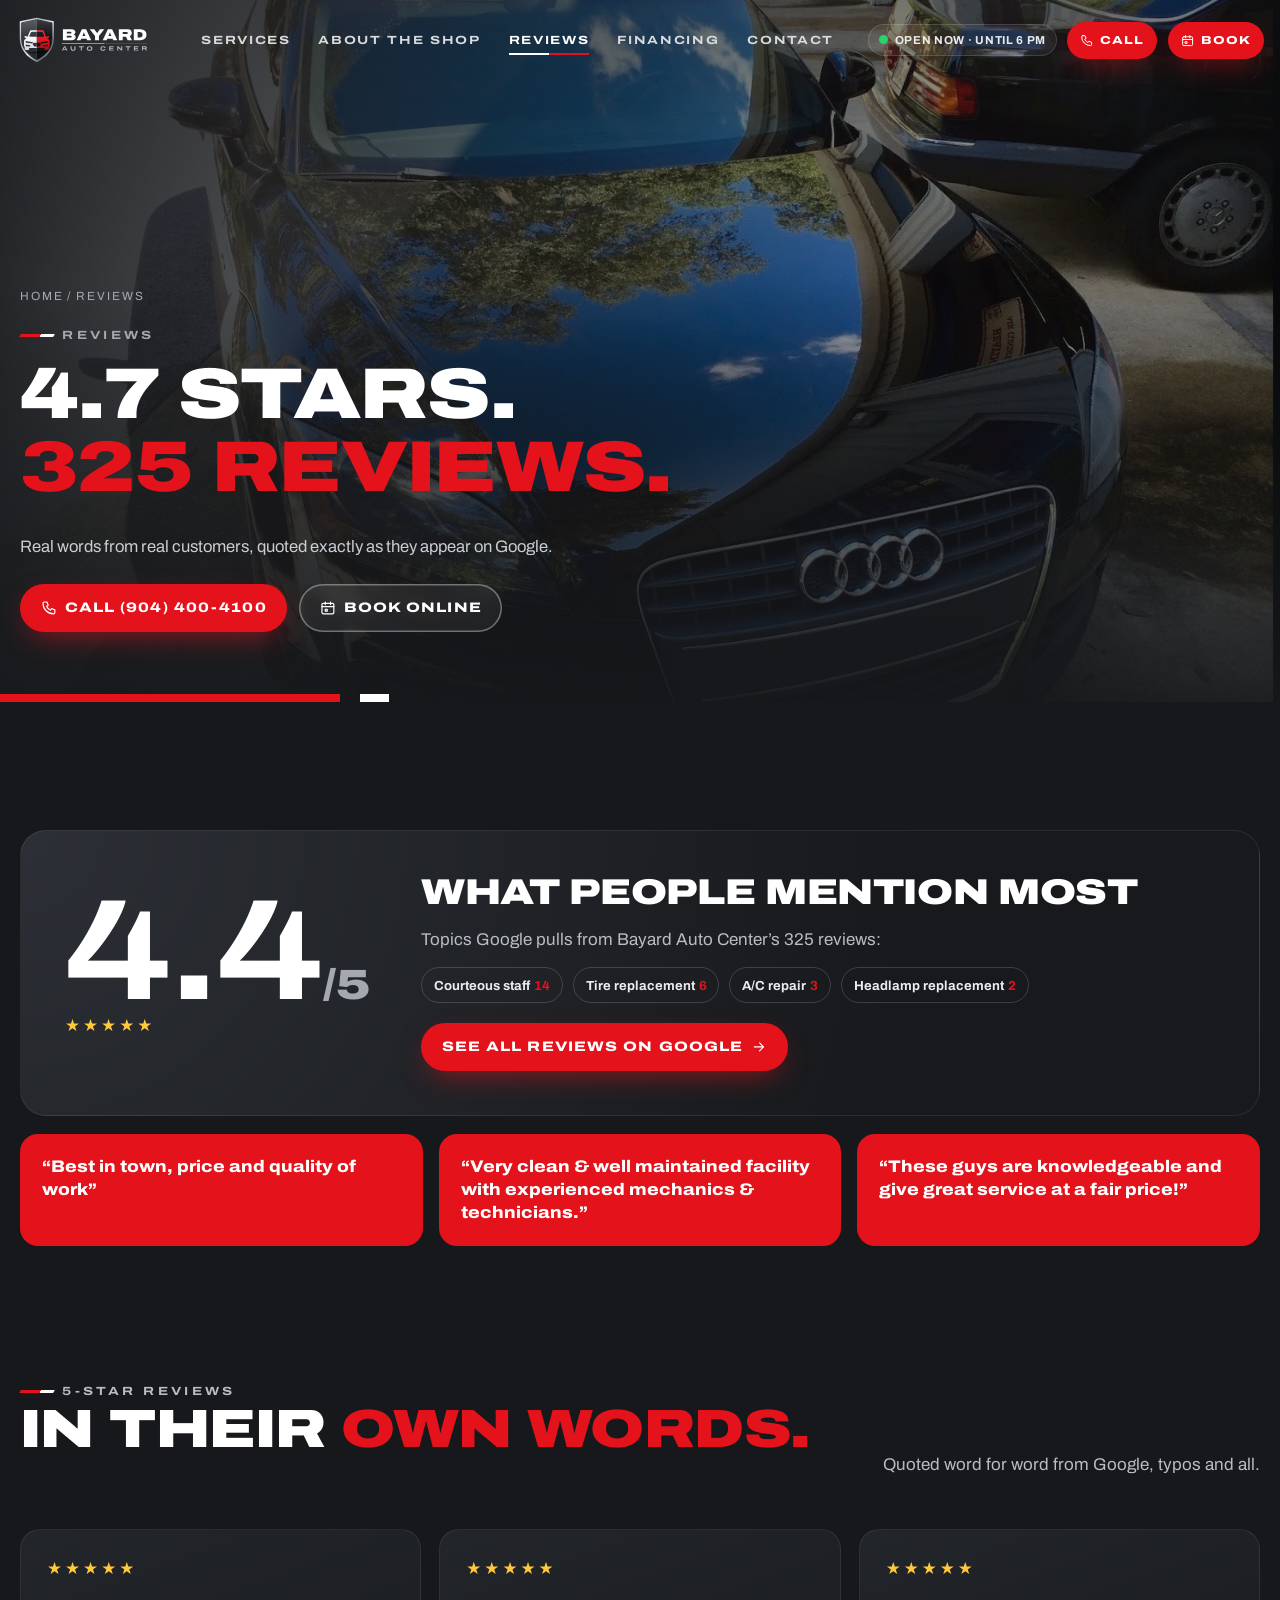
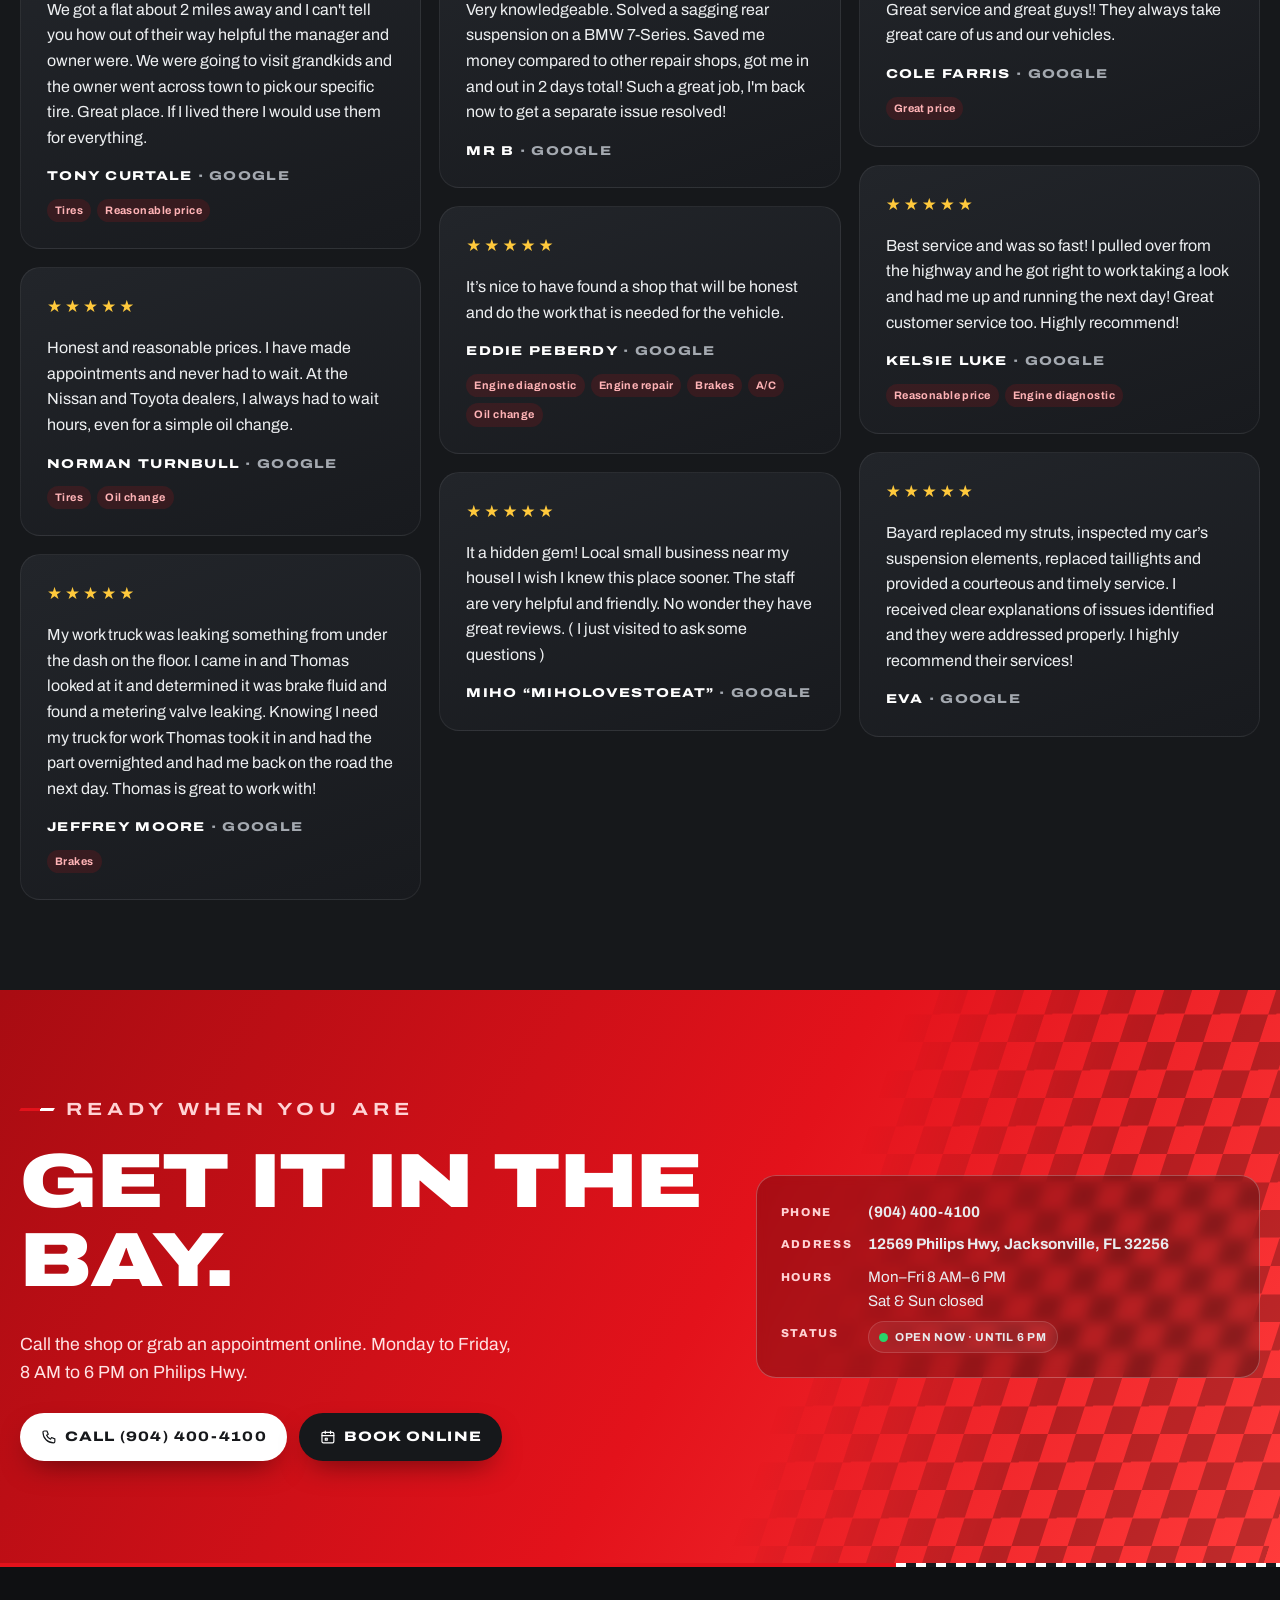
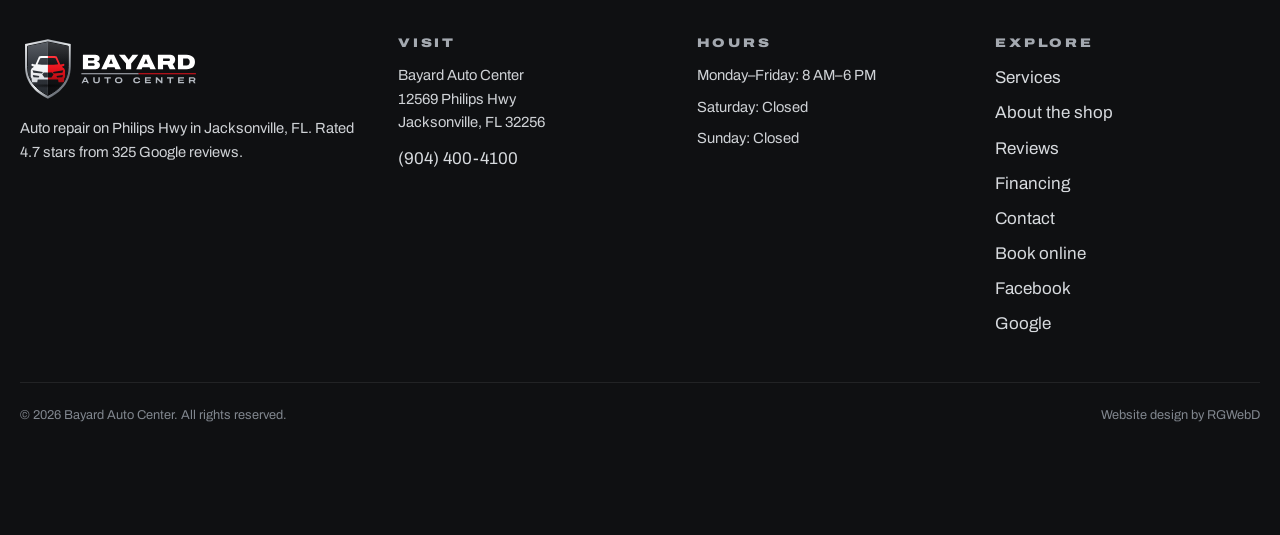
<file: reviews.html>
<!doctype html><html lang="en"><head><meta charset="utf-8"><meta name="viewport" content="width=device-width,initial-scale=1,viewport-fit=cover">
<title>Reviews | 4.7 Stars from 325 Google Reviews | Bayard Auto Center</title><meta name="description" content="Read what customers say about Bayard Auto Center in Jacksonville, FL: 4.7 stars from 325 Google reviews, with 5-star reviews quoted word for word."><link rel="canonical" href="https://rgwebd.github.io/bayardautocenter-demo/reviews.html">
<meta name="theme-color" content="#16181B"><meta name="robots" content="index,follow">
<meta property="og:type" content="website"><meta property="og:site_name" content="Bayard Auto Center"><meta property="og:title" content="Reviews | 4.7 Stars from 325 Google Reviews | Bayard Auto Center"><meta property="og:description" content="Read what customers say about Bayard Auto Center in Jacksonville, FL: 4.7 stars from 325 Google reviews, with 5-star reviews quoted word for word."><meta property="og:url" content="https://rgwebd.github.io/bayardautocenter-demo/reviews.html"><meta property="og:image" content="https://rgwebd.github.io/bayardautocenter-demo/assets/og-image.jpg"><meta property="og:image:width" content="1200"><meta property="og:image:height" content="630"><meta name="twitter:card" content="summary_large_image">
<link rel="icon" href="favicon.ico" sizes="any"><link rel="icon" type="image/svg+xml" href="assets/bayard-favicon.svg"><link rel="apple-touch-icon" href="apple-touch-icon.png">
<link rel="preload" href="assets/fonts/archivo-var.woff2" as="font" type="font/woff2" crossorigin>
<link rel="stylesheet" href="assets/styles.css"><script>document.documentElement.classList.add('js')</script>
<script type="application/ld+json">{"@context": "https://schema.org", "@graph": [{"@type": "AutoRepair", "@id": "https://rgwebd.github.io/bayardautocenter-demo/#business", "name": "Bayard Auto Center", "url": "https://rgwebd.github.io/bayardautocenter-demo/", "telephone": "+1-904-400-4100", "image": ["https://rgwebd.github.io/bayardautocenter-demo/assets/og-image.jpg", "https://rgwebd.github.io/bayardautocenter-demo/assets/img/g14-1600.webp"], "logo": "https://rgwebd.github.io/bayardautocenter-demo/assets/favicon-512.png", "priceRange": "$$", "address": {"@type": "PostalAddress", "streetAddress": "12569 Philips Hwy", "addressLocality": "Jacksonville", "addressRegion": "FL", "postalCode": "32256", "addressCountry": "US"}, "geo": {"@type": "GeoCoordinates", "latitude": 30.1428427, "longitude": -81.516694}, "hasMap": "https://maps.google.com/?cid=5491802092088924756", "openingHoursSpecification": [{"@type": "OpeningHoursSpecification", "dayOfWeek": ["Monday", "Tuesday", "Wednesday", "Thursday", "Friday"], "opens": "08:00", "closes": "18:00"}], "aggregateRating": {"@type": "AggregateRating", "ratingValue": "4.7", "reviewCount": "325", "bestRating": "5"}, "paymentAccepted": "Credit card, Debit card, NFC mobile payments", "sameAs": ["https://www.facebook.com/profile.php?id=100057353174341", "https://maps.google.com/?cid=5491802092088924756"], "amenityFeature": [{"@type": "LocationFeatureSpecification", "name": "Wheelchair-accessible entrance", "value": true}, {"@type": "LocationFeatureSpecification", "name": "Wheelchair-accessible parking lot", "value": true}, {"@type": "LocationFeatureSpecification", "name": "Wheelchair-accessible restroom", "value": true}, {"@type": "LocationFeatureSpecification", "name": "Restroom", "value": true}], "potentialAction": {"@type": "ReserveAction", "target": "https://myshopmanager.com/request_appointment?v=JTdCNWI5NWQzNDUtOTJkYi00N2NmLWIzNWMtZWI4MTdhODI2OWJkJTdE", "name": "Book an appointment"}, "hasOfferCatalog": {"@type": "OfferCatalog", "name": "Auto repair services", "itemListElement": [{"@type": "Offer", "itemOffered": {"@type": "Service", "name": "Computer Diagnostics", "url": "https://rgwebd.github.io/bayardautocenter-demo/services.html#diagnostics"}}, {"@type": "Offer", "itemOffered": {"@type": "Service", "name": "Engine & Transmission", "url": "https://rgwebd.github.io/bayardautocenter-demo/services.html#engine-transmission"}}, {"@type": "Offer", "itemOffered": {"@type": "Service", "name": "Heating & Cooling", "url": "https://rgwebd.github.io/bayardautocenter-demo/services.html#heating-cooling"}}, {"@type": "Offer", "itemOffered": {"@type": "Service", "name": "Electrical & Electronic", "url": "https://rgwebd.github.io/bayardautocenter-demo/services.html#electrical"}}, {"@type": "Offer", "itemOffered": {"@type": "Service", "name": "Alignment", "url": "https://rgwebd.github.io/bayardautocenter-demo/services.html#alignment"}}, {"@type": "Offer", "itemOffered": {"@type": "Service", "name": "Brakes", "url": "https://rgwebd.github.io/bayardautocenter-demo/services.html#brakes"}}, {"@type": "Offer", "itemOffered": {"@type": "Service", "name": "Tires", "url": "https://rgwebd.github.io/bayardautocenter-demo/services.html#tires"}}, {"@type": "Offer", "itemOffered": {"@type": "Service", "name": "Inspections", "url": "https://rgwebd.github.io/bayardautocenter-demo/services.html#inspections"}}, {"@type": "Offer", "itemOffered": {"@type": "Service", "name": "Oil Change", "url": "https://rgwebd.github.io/bayardautocenter-demo/services.html#oil-change"}}]}, "review": [{"@type": "Review", "author": {"@type": "Person", "name": "Tony Curtale"}, "reviewRating": {"@type": "Rating", "ratingValue": "5", "bestRating": "5"}, "reviewBody": "We got a flat about 2 miles away and I can't tell you how out of their way helpful the manager and owner were. We were going to visit grandkids and the owner went across town to pick our specific tire. Great place. If I lived there I would use them for everything.", "publisher": {"@type": "Organization", "name": "Google"}}, {"@type": "Review", "author": {"@type": "Person", "name": "Norman Turnbull"}, "reviewRating": {"@type": "Rating", "ratingValue": "5", "bestRating": "5"}, "reviewBody": "Honest and reasonable prices. I have made appointments and never had to wait. At the Nissan and Toyota dealers, I always had to wait hours, even for a simple oil change.", "publisher": {"@type": "Organization", "name": "Google"}}, {"@type": "Review", "author": {"@type": "Person", "name": "Jeffrey Moore"}, "reviewRating": {"@type": "Rating", "ratingValue": "5", "bestRating": "5"}, "reviewBody": "My work truck was leaking something from under the dash on the floor. I came in and Thomas looked at it and determined it was brake fluid and found a metering valve leaking. Knowing I need my truck for work Thomas took it in and had the part overnighted and had me back on the road the next day. Thomas is great to work with!", "publisher": {"@type": "Organization", "name": "Google"}}, {"@type": "Review", "author": {"@type": "Person", "name": "Mr B"}, "reviewRating": {"@type": "Rating", "ratingValue": "5", "bestRating": "5"}, "reviewBody": "Very knowledgeable. Solved a sagging rear suspension on a BMW 7-Series. Saved me money compared to other repair shops, got me in and out in 2 days total! Such a great job, I'm back now to get a separate issue resolved!", "publisher": {"@type": "Organization", "name": "Google"}}, {"@type": "Review", "author": {"@type": "Person", "name": "Eddie Peberdy"}, "reviewRating": {"@type": "Rating", "ratingValue": "5", "bestRating": "5"}, "reviewBody": "It’s nice to have found a shop that will be honest and do the work that is needed for the vehicle.", "publisher": {"@type": "Organization", "name": "Google"}}, {"@type": "Review", "author": {"@type": "Person", "name": "Miho “Miholovestoeat”"}, "reviewRating": {"@type": "Rating", "ratingValue": "5", "bestRating": "5"}, "reviewBody": "It a hidden gem! Local small business near my houseI I wish I knew this place sooner. The staff are very helpful and friendly. No wonder they have great reviews. ( I just visited to ask some questions )", "publisher": {"@type": "Organization", "name": "Google"}}, {"@type": "Review", "author": {"@type": "Person", "name": "Cole Farris"}, "reviewRating": {"@type": "Rating", "ratingValue": "5", "bestRating": "5"}, "reviewBody": "Great service and great guys!! They always take great care of us and our vehicles.", "publisher": {"@type": "Organization", "name": "Google"}}, {"@type": "Review", "author": {"@type": "Person", "name": "Kelsie Luke"}, "reviewRating": {"@type": "Rating", "ratingValue": "5", "bestRating": "5"}, "reviewBody": "Best service and was so fast! I pulled over from the highway and he got right to work taking a look and had me up and running the next day! Great customer service too. Highly recommend!", "publisher": {"@type": "Organization", "name": "Google"}}, {"@type": "Review", "author": {"@type": "Person", "name": "Eva"}, "reviewRating": {"@type": "Rating", "ratingValue": "5", "bestRating": "5"}, "reviewBody": "Bayard replaced my struts, inspected my car’s suspension elements, replaced taillights and provided a courteous and timely service. I received clear explanations of issues identified and they were addressed properly.  I highly recommend their services!", "publisher": {"@type": "Organization", "name": "Google"}}]}, {"@type": "BreadcrumbList", "itemListElement": [{"@type": "ListItem", "position": 1, "name": "Home", "item": "https://rgwebd.github.io/bayardautocenter-demo/"}, {"@type": "ListItem", "position": 2, "name": "Reviews", "item": "https://rgwebd.github.io/bayardautocenter-demo/reviews.html"}]}]}</script><script src="https://cosmiccallers.lovable.app/demo-track.js" data-demo="bayardautocenter-demo" defer></script></head>
<body><a class="skip" href="#main">Skip to content</a><div class="progress" aria-hidden="true"></div>
<header class="hdr"><div class="wrap"><a class="brand" href="index.html" aria-label="Bayard Auto Center home"><img src="assets/bayard-horizontal-dark.svg" width="133" height="48" alt="Bayard Auto Center"></a>
<nav class="nav" aria-label="Main"><a href="services.html">Services</a><a href="about.html">About the shop</a><a href="reviews.html" aria-current="page">Reviews</a><a href="financing.html">Financing</a><a href="contact.html">Contact</a></nav><div class="hdr-cta"><span class="status" data-status><i></i><span>Mon–Fri 8 AM–6 PM</span></span><a class="btn mag " href="tel:+19044004100"><svg viewBox="0 0 24 24" fill="none" stroke="currentColor" stroke-width="1.8" stroke-linecap="round" stroke-linejoin="round" aria-hidden="true"><path d="M5 3h4l2 5-2.5 1.5a11 11 0 0 0 6 6L16 13l5 2v4a2 2 0 0 1-2 2A16 16 0 0 1 3 5a2 2 0 0 1 2-2z"/></svg><span class="lbl">Call</span></a><a class="btn mag " href="https://myshopmanager.com/request_appointment?v=JTdCNWI5NWQzNDUtOTJkYi00N2NmLWIzNWMtZWI4MTdhODI2OWJkJTdE" target="_blank" rel="noopener"><svg viewBox="0 0 24 24" fill="none" stroke="currentColor" stroke-width="1.8" stroke-linecap="round" stroke-linejoin="round" aria-hidden="true"><rect x="3" y="5" width="18" height="16" rx="2"/><path d="M3 10h18M8 3v4M16 3v4"/><path d="M8 14h3v3H8z"/></svg><span class="lbl">Book</span></a></div>
<button class="burger" aria-label="Menu" aria-expanded="false" aria-controls="mnav"><span></span><span></span><span></span></button></div></header>
<nav class="mnav" id="mnav" aria-label="Mobile"><a href="index.html">Home</a><a href="services.html">Services</a><a href="about.html">About the shop</a><a href="reviews.html">Reviews</a><a href="financing.html">Financing</a><a href="contact.html">Contact</a><div class="ctas"><a class="btn mag " href="tel:+19044004100"><svg viewBox="0 0 24 24" fill="none" stroke="currentColor" stroke-width="1.8" stroke-linecap="round" stroke-linejoin="round" aria-hidden="true"><path d="M5 3h4l2 5-2.5 1.5a11 11 0 0 0 6 6L16 13l5 2v4a2 2 0 0 1-2 2A16 16 0 0 1 3 5a2 2 0 0 1 2-2z"/></svg><span class="lbl">Call (904) 400-4100</span></a><a class="btn mag ghost" href="https://myshopmanager.com/request_appointment?v=JTdCNWI5NWQzNDUtOTJkYi00N2NmLWIzNWMtZWI4MTdhODI2OWJkJTdE" target="_blank" rel="noopener"><svg viewBox="0 0 24 24" fill="none" stroke="currentColor" stroke-width="1.8" stroke-linecap="round" stroke-linejoin="round" aria-hidden="true"><rect x="3" y="5" width="18" height="16" rx="2"/><path d="M3 10h18M8 3v4M16 3v4"/><path d="M8 14h3v3H8z"/></svg><span class="lbl">Book online</span></a></div><p style="margin-top:18px"><span class="status" data-status><i></i><span>Mon–Fri 8 AM–6 PM</span></span></p></nav><main id="main"><section class="phero"><div class="bg" data-px="0.25"><img src="assets/img/g06-1600.webp" srcset="assets/img/g06-800.webp 800w, assets/img/g06-1600.webp 1490w" sizes="100vw" width="1490" height="1072" alt="Black Audi coupe parked at the shop" decoding="async" fetchpriority="high"></div><div class="wrap">
<p class="crumbs"><a href="index.html">Home</a> / Reviews</p><p class="kicker" data-r>Reviews</p><h1 data-r>4.7 stars.<br><span class="red">325 reviews.</span></h1><p class="lead" data-r>Real words from real customers, quoted exactly as they appear on Google.</p><div class="ctas" data-r style="margin-top:24px"><a class="btn mag " href="tel:+19044004100"><svg viewBox="0 0 24 24" fill="none" stroke="currentColor" stroke-width="1.8" stroke-linecap="round" stroke-linejoin="round" aria-hidden="true"><path d="M5 3h4l2 5-2.5 1.5a11 11 0 0 0 6 6L16 13l5 2v4a2 2 0 0 1-2 2A16 16 0 0 1 3 5a2 2 0 0 1 2-2z"/></svg><span class="lbl">Call (904) 400-4100</span></a><a class="btn mag ghost" href="https://myshopmanager.com/request_appointment?v=JTdCNWI5NWQzNDUtOTJkYi00N2NmLWIzNWMtZWI4MTdhODI2OWJkJTdE" target="_blank" rel="noopener"><svg viewBox="0 0 24 24" fill="none" stroke="currentColor" stroke-width="1.8" stroke-linecap="round" stroke-linejoin="round" aria-hidden="true"><rect x="3" y="5" width="18" height="16" rx="2"/><path d="M3 10h18M8 3v4M16 3v4"/><path d="M8 14h3v3H8z"/></svg><span class="lbl">Book online</span></a></div></div></section>
<section class="sec" aria-labelledby="sc-h"><svg width="0" height="0" style="position:absolute" aria-hidden="true"><defs><linearGradient id="gg" x1="0" y1="0" x2="1" y2="0"><stop offset="0" stop-color="#A80C12"/><stop offset="1" stop-color="#FF3B3B"/></linearGradient></defs></svg><div class="wrap"><div class="score" data-r><div><div class="big"><span data-count="4.7" data-dec="1"><b>4.7</b></span><small>/5</small></div><div class="stars" aria-label="5 out of 5 stars">★★★★★</div></div>
<div><h2 id="sc-h" style="font-size:clamp(1.5rem,2.8vw,2.3rem)">What people mention most</h2><p style="color:var(--muted);margin:0">Topics Google pulls from Bayard Auto Center’s 325 reviews:</p>
<ul class="topics"><li>Courteous staff<b>14</b></li><li>Tire replacement<b>6</b></li><li>A/C repair<b>3</b></li><li>Headlamp replacement<b>2</b></li></ul>
<div class="ctas" style="margin-top:20px"><a class="btn mag" href="https://maps.app.goo.gl/9QTLbJaFzKitAsmMA" target="_blank" rel="noopener"><span class="lbl">See all reviews on Google</span><svg viewBox="0 0 24 24" fill="none" stroke="currentColor" stroke-width="1.8" stroke-linecap="round" stroke-linejoin="round" aria-hidden="true"><path d="M5 12h14M13 6l6 6-6 6"/></svg></a></div></div></div>
<div class="hl stagger"><blockquote>“Best in town, price and quality of work”</blockquote><blockquote>“Very clean &amp; well maintained facility with experienced mechanics &amp; technicians.”</blockquote><blockquote>“These guys are knowledgeable and give great service at a fair price!”</blockquote></div></div></section>
<section class="sec tight" aria-labelledby="all-h" style="padding-top:0"><div class="wrap"><div class="sec-head"><div><p class="kicker" data-r>5-star reviews</p><h2 id="all-h" data-r>In their <span class="red">own words.</span></h2></div><p data-r>Quoted word for word from Google, typos and all.</p></div><div class="rgrid"><figure class="rcard"><div class="stars" aria-label="5 out of 5 stars">★★★★★</div><blockquote>We got a flat about 2 miles away and I can&#x27;t tell you how out of their way helpful the manager and owner were. We were going to visit grandkids and the owner went across town to pick our specific tire. Great place. If I lived there I would use them for everything.</blockquote><figcaption class="who"><span>Tony Curtale</span> · Google</figcaption><div class=tags><span>Tires</span><span>Reasonable price</span></div></figure><figure class="rcard"><div class="stars" aria-label="5 out of 5 stars">★★★★★</div><blockquote>Honest and reasonable prices. I have made appointments and never had to wait. At the Nissan and Toyota dealers, I always had to wait hours, even for a simple oil change.</blockquote><figcaption class="who"><span>Norman Turnbull</span> · Google</figcaption><div class=tags><span>Tires</span><span>Oil change</span></div></figure><figure class="rcard"><div class="stars" aria-label="5 out of 5 stars">★★★★★</div><blockquote>My work truck was leaking something from under the dash on the floor. I came in and Thomas looked at it and determined it was brake fluid and found a metering valve leaking. Knowing I need my truck for work Thomas took it in and had the part overnighted and had me back on the road the next day. Thomas is great to work with!</blockquote><figcaption class="who"><span>Jeffrey Moore</span> · Google</figcaption><div class=tags><span>Brakes</span></div></figure><figure class="rcard"><div class="stars" aria-label="5 out of 5 stars">★★★★★</div><blockquote>Very knowledgeable. Solved a sagging rear suspension on a BMW 7-Series. Saved me money compared to other repair shops, got me in and out in 2 days total! Such a great job, I&#x27;m back now to get a separate issue resolved!</blockquote><figcaption class="who"><span>Mr B</span> · Google</figcaption></figure><figure class="rcard"><div class="stars" aria-label="5 out of 5 stars">★★★★★</div><blockquote>It’s nice to have found a shop that will be honest and do the work that is needed for the vehicle.</blockquote><figcaption class="who"><span>Eddie Peberdy</span> · Google</figcaption><div class=tags><span>Engine diagnostic</span><span>Engine repair</span><span>Brakes</span><span>A/C</span><span>Oil change</span></div></figure><figure class="rcard"><div class="stars" aria-label="5 out of 5 stars">★★★★★</div><blockquote>It a hidden gem! Local small business near my houseI I wish I knew this place sooner. The staff are very helpful and friendly. No wonder they have great reviews. ( I just visited to ask some questions )</blockquote><figcaption class="who"><span>Miho “Miholovestoeat”</span> · Google</figcaption></figure><figure class="rcard"><div class="stars" aria-label="5 out of 5 stars">★★★★★</div><blockquote>Great service and great guys!! They always take great care of us and our vehicles.</blockquote><figcaption class="who"><span>Cole Farris</span> · Google</figcaption><div class=tags><span>Great price</span></div></figure><figure class="rcard"><div class="stars" aria-label="5 out of 5 stars">★★★★★</div><blockquote>Best service and was so fast! I pulled over from the highway and he got right to work taking a look and had me up and running the next day! Great customer service too. Highly recommend!</blockquote><figcaption class="who"><span>Kelsie Luke</span> · Google</figcaption><div class=tags><span>Reasonable price</span><span>Engine diagnostic</span></div></figure><figure class="rcard"><div class="stars" aria-label="5 out of 5 stars">★★★★★</div><blockquote>Bayard replaced my struts, inspected my car’s suspension elements, replaced taillights and provided a courteous and timely service. I received clear explanations of issues identified and they were addressed properly.  I highly recommend their services!</blockquote><figcaption class="who"><span>Eva</span> · Google</figcaption></figure></div></div></section></main><section class="cta-band" aria-labelledby="cta-h"><div class="wrap cta-grid"><div data-r>
<p class="kicker" style="color:#ffd2d4">Ready when you are</p><h2 id="cta-h">Get it in the bay.</h2>
<p>Call the shop or grab an appointment online. Monday to Friday, 8 AM to 6 PM on Philips Hwy.</p>
<div class="ctas"><a class="btn mag light" href="tel:+19044004100"><svg viewBox="0 0 24 24" fill="none" stroke="currentColor" stroke-width="1.8" stroke-linecap="round" stroke-linejoin="round" aria-hidden="true"><path d="M5 3h4l2 5-2.5 1.5a11 11 0 0 0 6 6L16 13l5 2v4a2 2 0 0 1-2 2A16 16 0 0 1 3 5a2 2 0 0 1 2-2z"/></svg><span class="lbl">Call (904) 400-4100</span></a><a class="btn mag dark" href="https://myshopmanager.com/request_appointment?v=JTdCNWI5NWQzNDUtOTJkYi00N2NmLWIzNWMtZWI4MTdhODI2OWJkJTdE" target="_blank" rel="noopener"><svg viewBox="0 0 24 24" fill="none" stroke="currentColor" stroke-width="1.8" stroke-linecap="round" stroke-linejoin="round" aria-hidden="true"><rect x="3" y="5" width="18" height="16" rx="2"/><path d="M3 10h18M8 3v4M16 3v4"/><path d="M8 14h3v3H8z"/></svg><span class="lbl">Book online</span></a></div></div>
<div class="cta-card" data-r="right"><dl><dt>Phone</dt><dd><a href="tel:+19044004100">(904) 400-4100</a></dd><dt>Address</dt><dd><a href="https://www.google.com/maps/dir/?api=1&destination=Bayard+Auto+Center%2C+12569+Philips+Hwy%2C+Jacksonville%2C+FL+32256" target="_blank" rel="noopener">12569 Philips Hwy, Jacksonville, FL 32256</a></dd><dt>Hours</dt><dd>Mon–Fri 8 AM–6 PM<br>Sat &amp; Sun closed</dd><dt>Status</dt><dd><span class="status" data-status><i></i><span>Mon–Fri 8 AM–6 PM</span></span></dd></dl></div></div></section>
<footer class="ftr"><div class="wrap"><div class="fgrid">
<div><img class="logo" src="assets/bayard-horizontal-dark.svg" width="177" height="64" alt="Bayard Auto Center" loading="lazy"><p class="fh">Auto repair on Philips Hwy in Jacksonville, FL. Rated 4.7 stars from 325 Google reviews.</p></div>
<div><h2>Visit</h2><address style="font-style:normal" class="fh">Bayard Auto Center<br>12569 Philips Hwy<br>Jacksonville, FL 32256</address><p style="margin-top:10px"><a href="tel:+19044004100">(904) 400-4100</a></p></div>
<div><h2>Hours</h2><ul class="fh"><li>Monday–Friday: 8 AM–6 PM</li><li>Saturday: Closed</li><li>Sunday: Closed</li></ul></div>
<div><h2>Explore</h2><ul><li><a href="services.html">Services</a></li><li><a href="about.html">About the shop</a></li><li><a href="reviews.html">Reviews</a></li><li><a href="financing.html">Financing</a></li><li><a href="contact.html">Contact</a></li><li><a href="https://myshopmanager.com/request_appointment?v=JTdCNWI5NWQzNDUtOTJkYi00N2NmLWIzNWMtZWI4MTdhODI2OWJkJTdE" target="_blank" rel="noopener">Book online</a></li><li><a href="https://www.facebook.com/profile.php?id=100057353174341" target="_blank" rel="noopener">Facebook</a></li><li><a href="https://maps.google.com/?cid=5491802092088924756" target="_blank" rel="noopener">Google</a></li></ul></div>
</div><div class="fine"><span>© 2026 Bayard Auto Center. All rights reserved.</span><span>Website design by RGWebD</span></div></div></footer>
<div class="mbar" role="navigation" aria-label="Quick actions"><a class="btn mag " href="tel:+19044004100"><svg viewBox="0 0 24 24" fill="none" stroke="currentColor" stroke-width="1.8" stroke-linecap="round" stroke-linejoin="round" aria-hidden="true"><path d="M5 3h4l2 5-2.5 1.5a11 11 0 0 0 6 6L16 13l5 2v4a2 2 0 0 1-2 2A16 16 0 0 1 3 5a2 2 0 0 1 2-2z"/></svg><span class="lbl">Call now</span></a><a class="btn mag " href="https://myshopmanager.com/request_appointment?v=JTdCNWI5NWQzNDUtOTJkYi00N2NmLWIzNWMtZWI4MTdhODI2OWJkJTdE" target="_blank" rel="noopener"><svg viewBox="0 0 24 24" fill="none" stroke="currentColor" stroke-width="1.8" stroke-linecap="round" stroke-linejoin="round" aria-hidden="true"><rect x="3" y="5" width="18" height="16" rx="2"/><path d="M3 10h18M8 3v4M16 3v4"/><path d="M8 14h3v3H8z"/></svg><span class="lbl">Book online</span></a></div><script src="assets/script.js" defer></script></body></html>
</file>
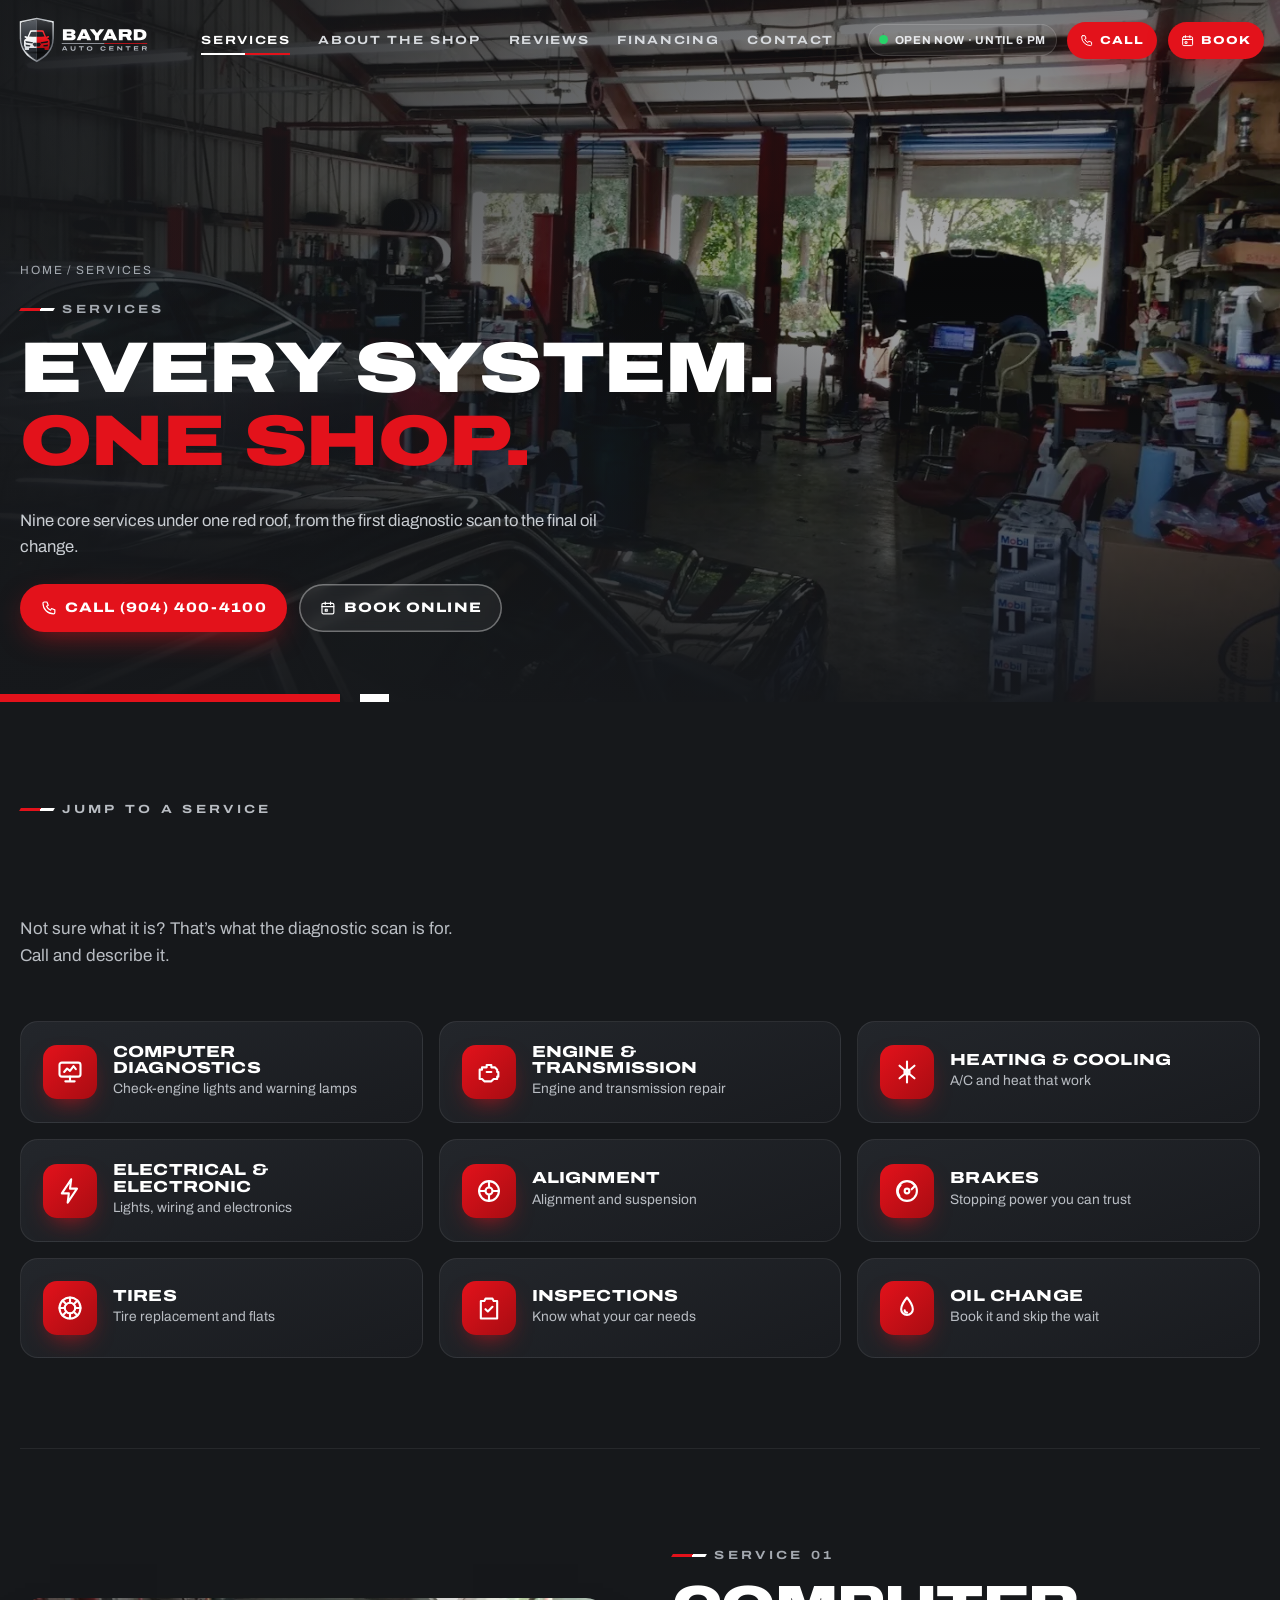
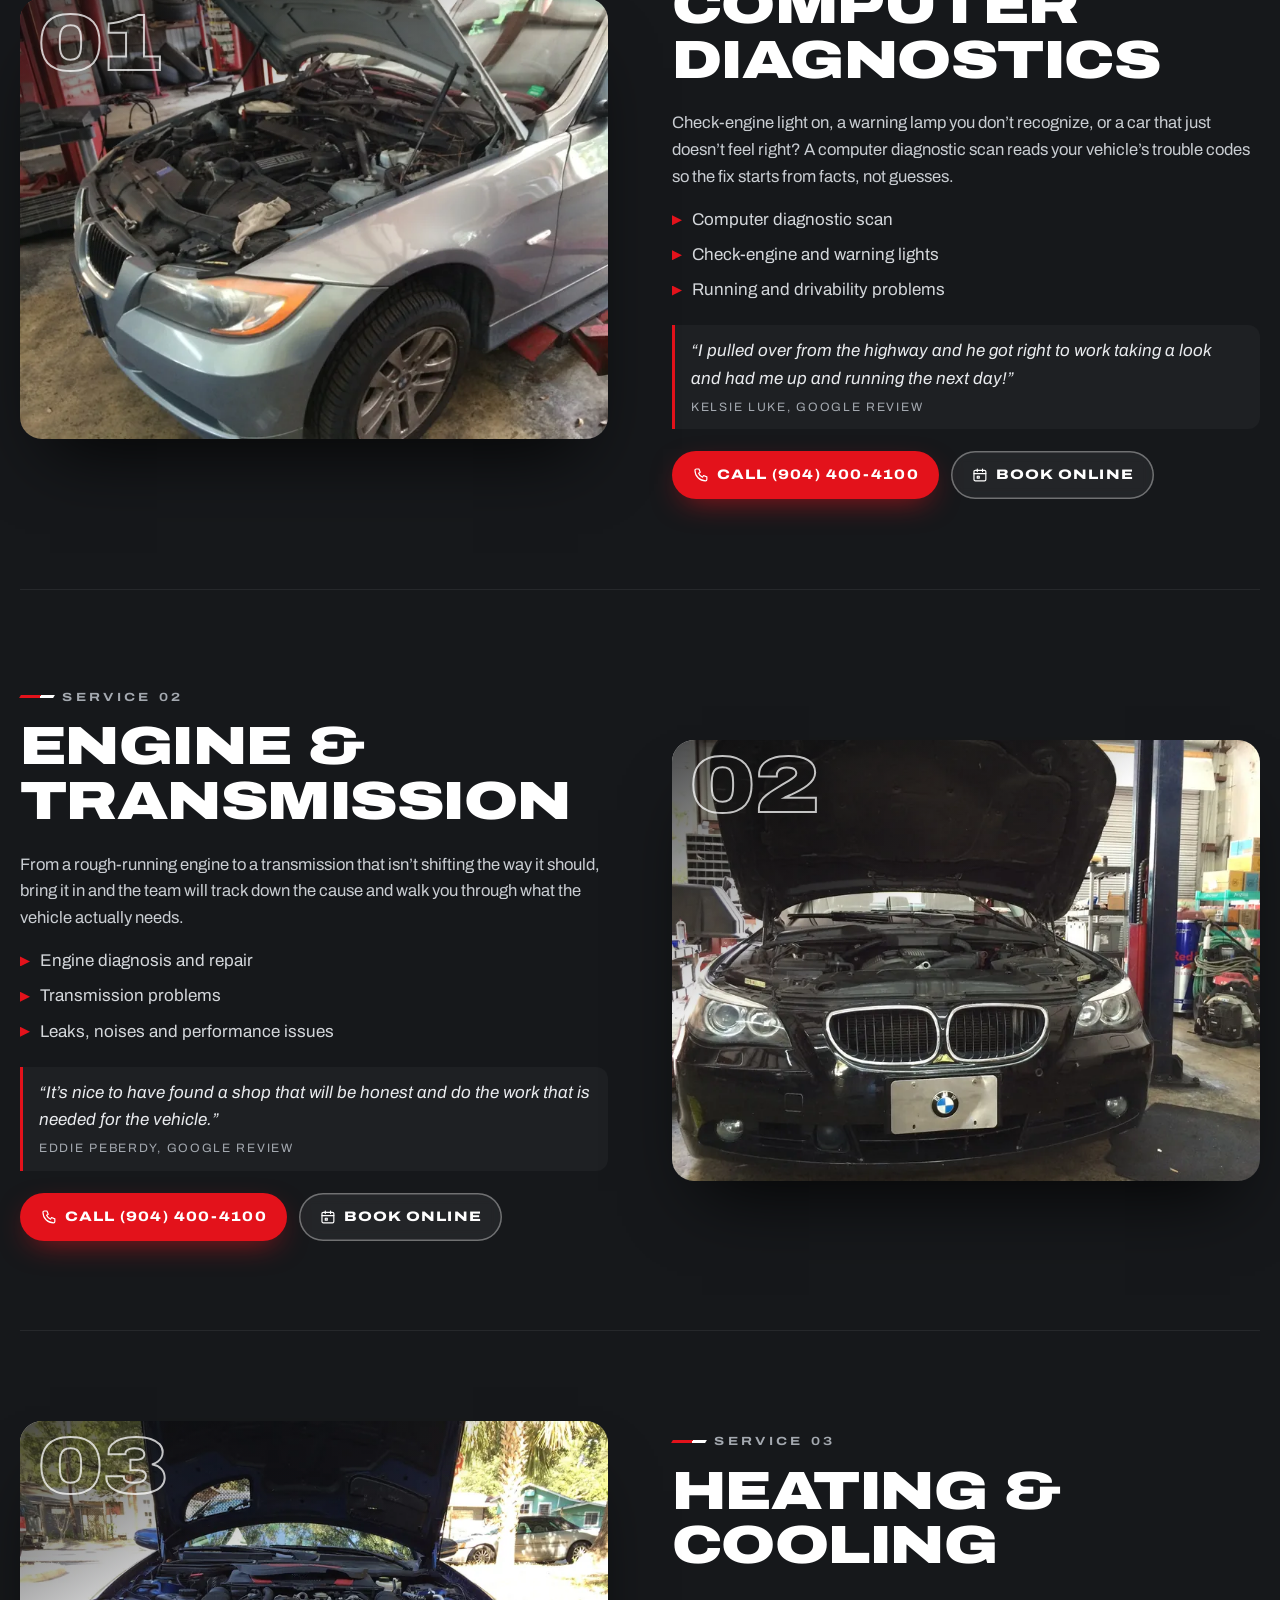
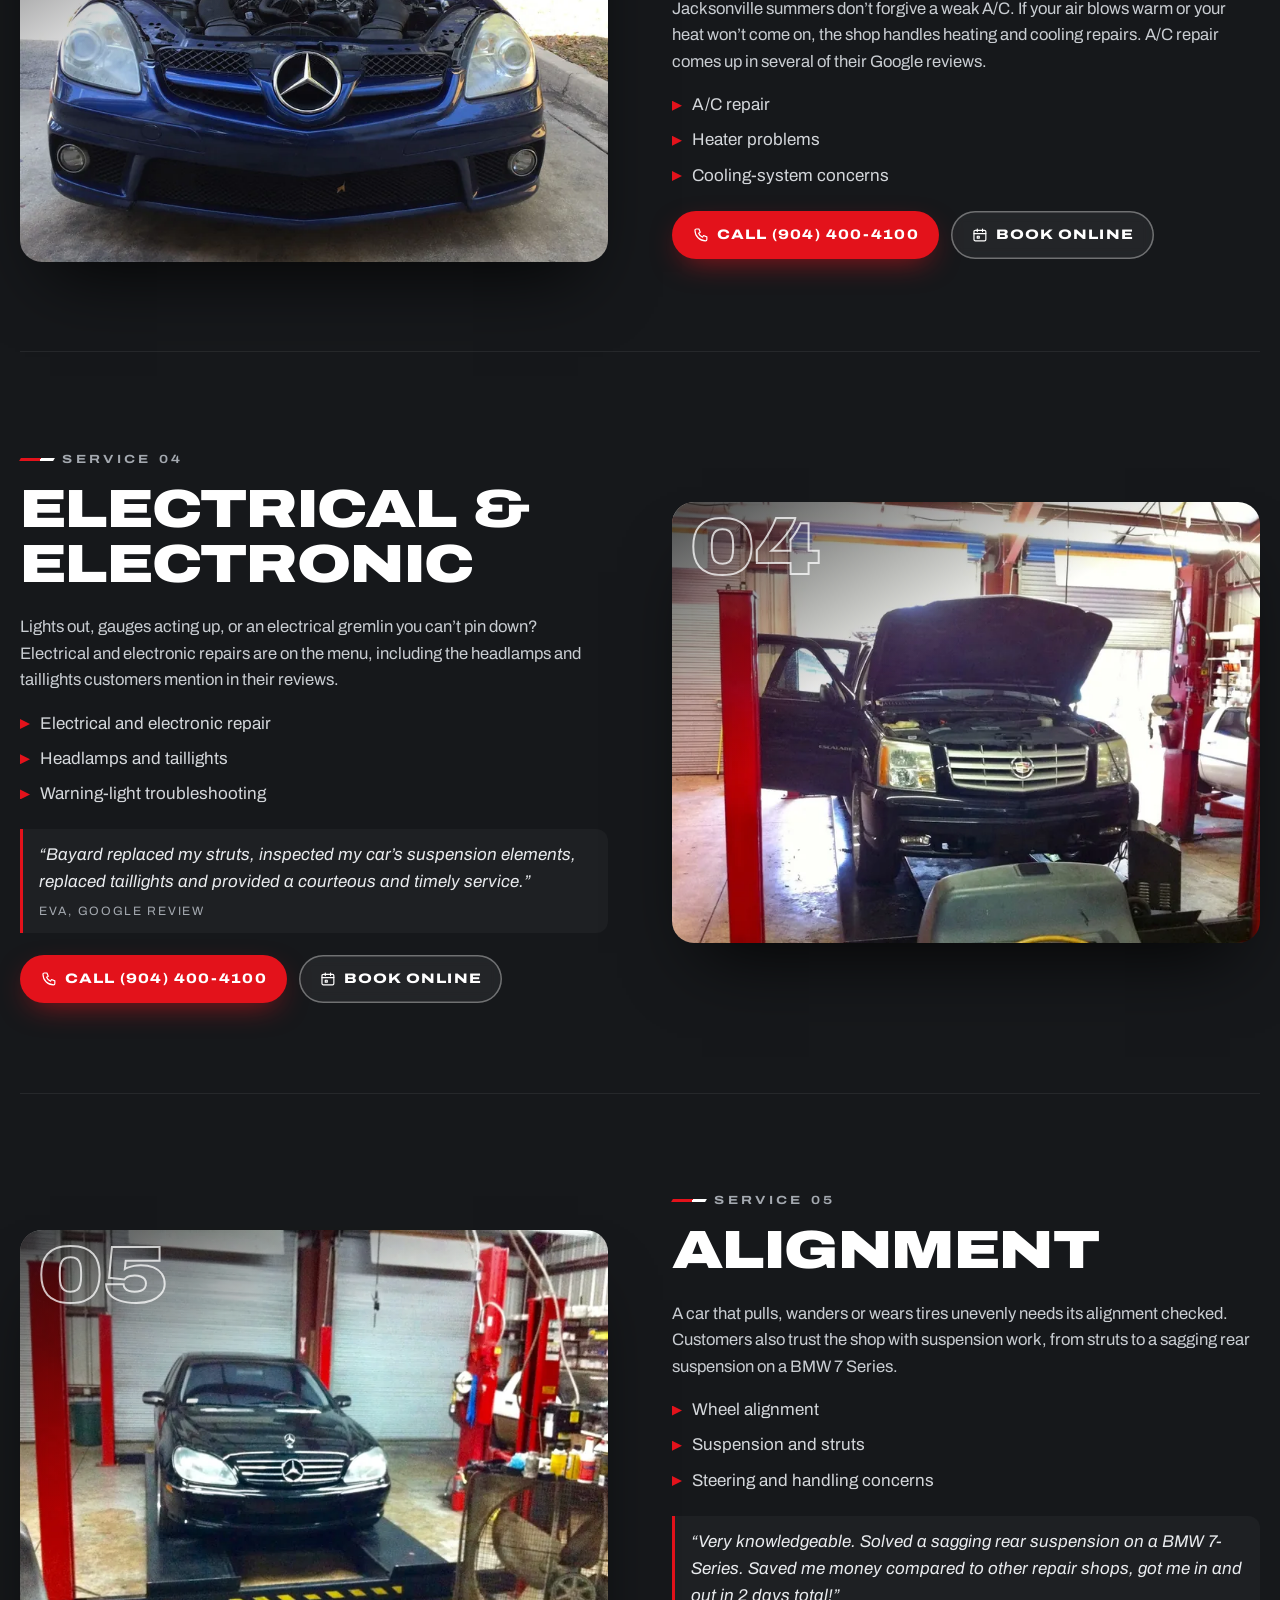
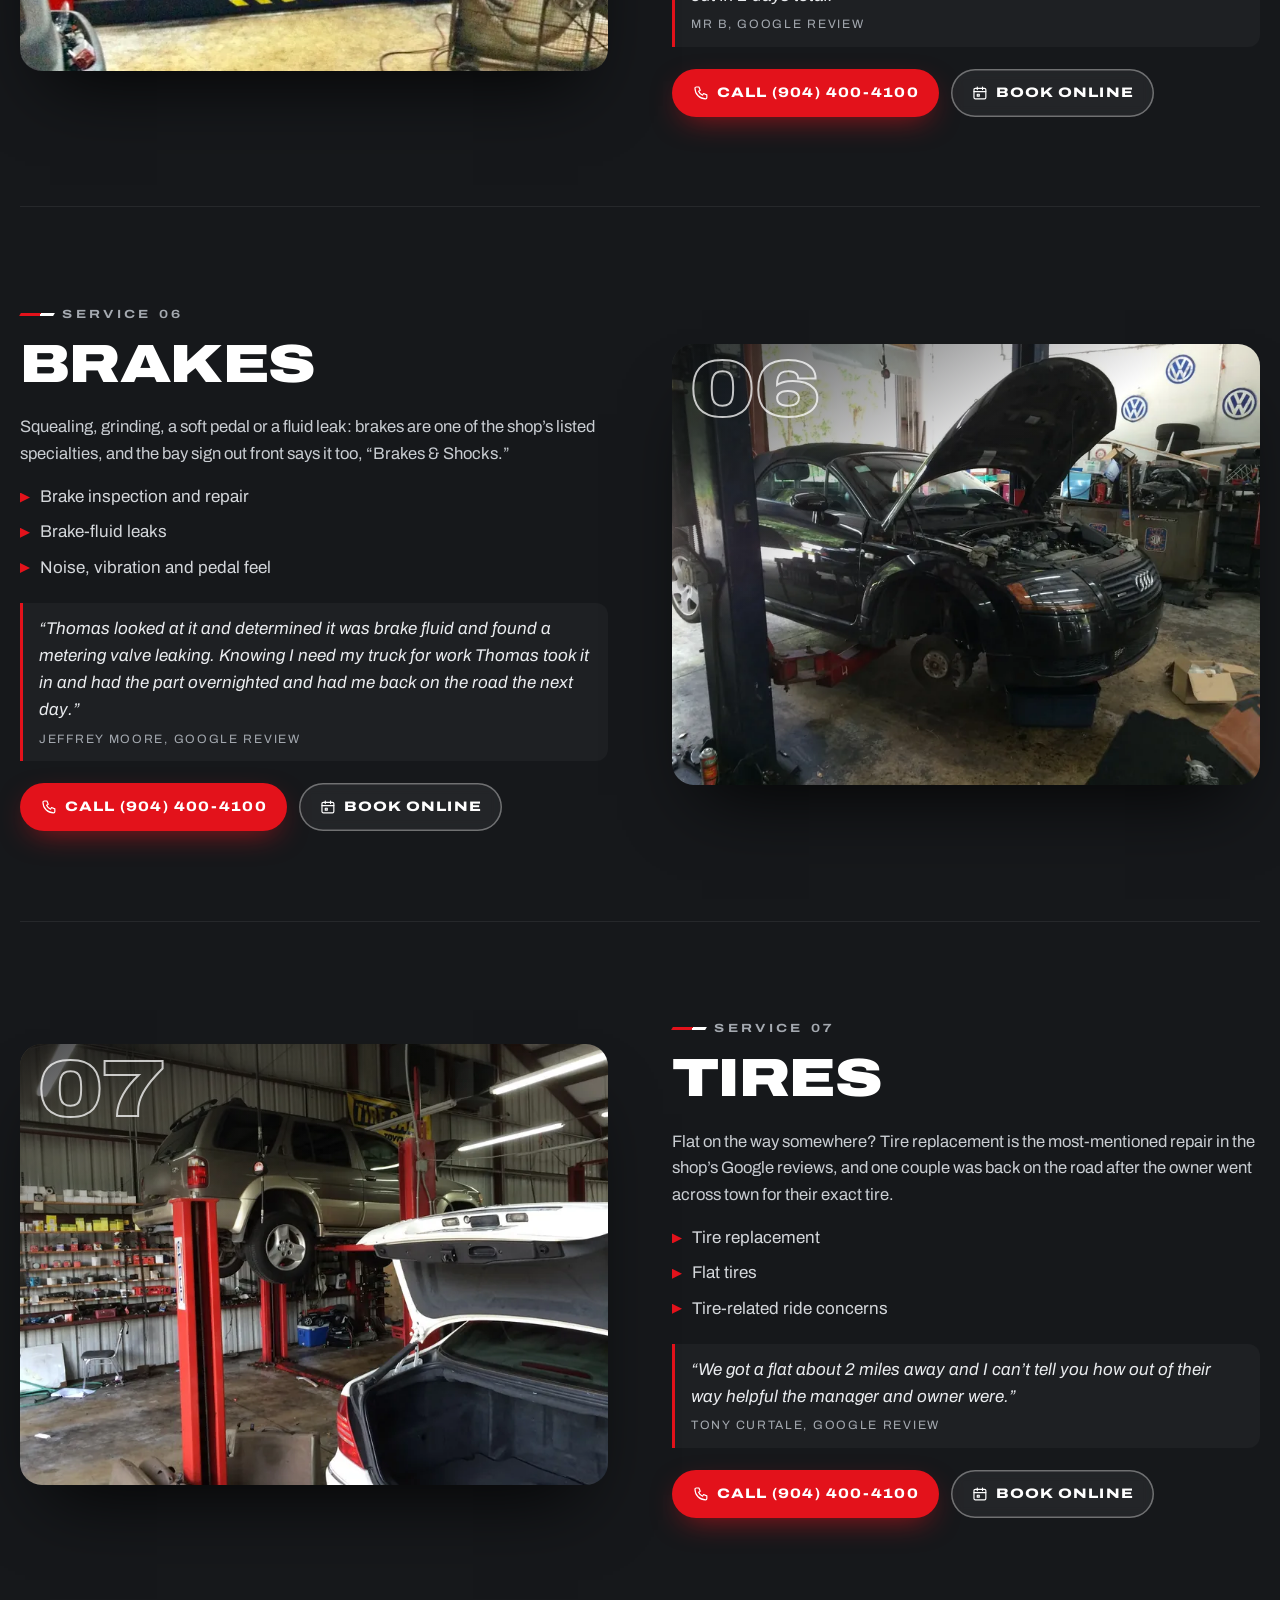
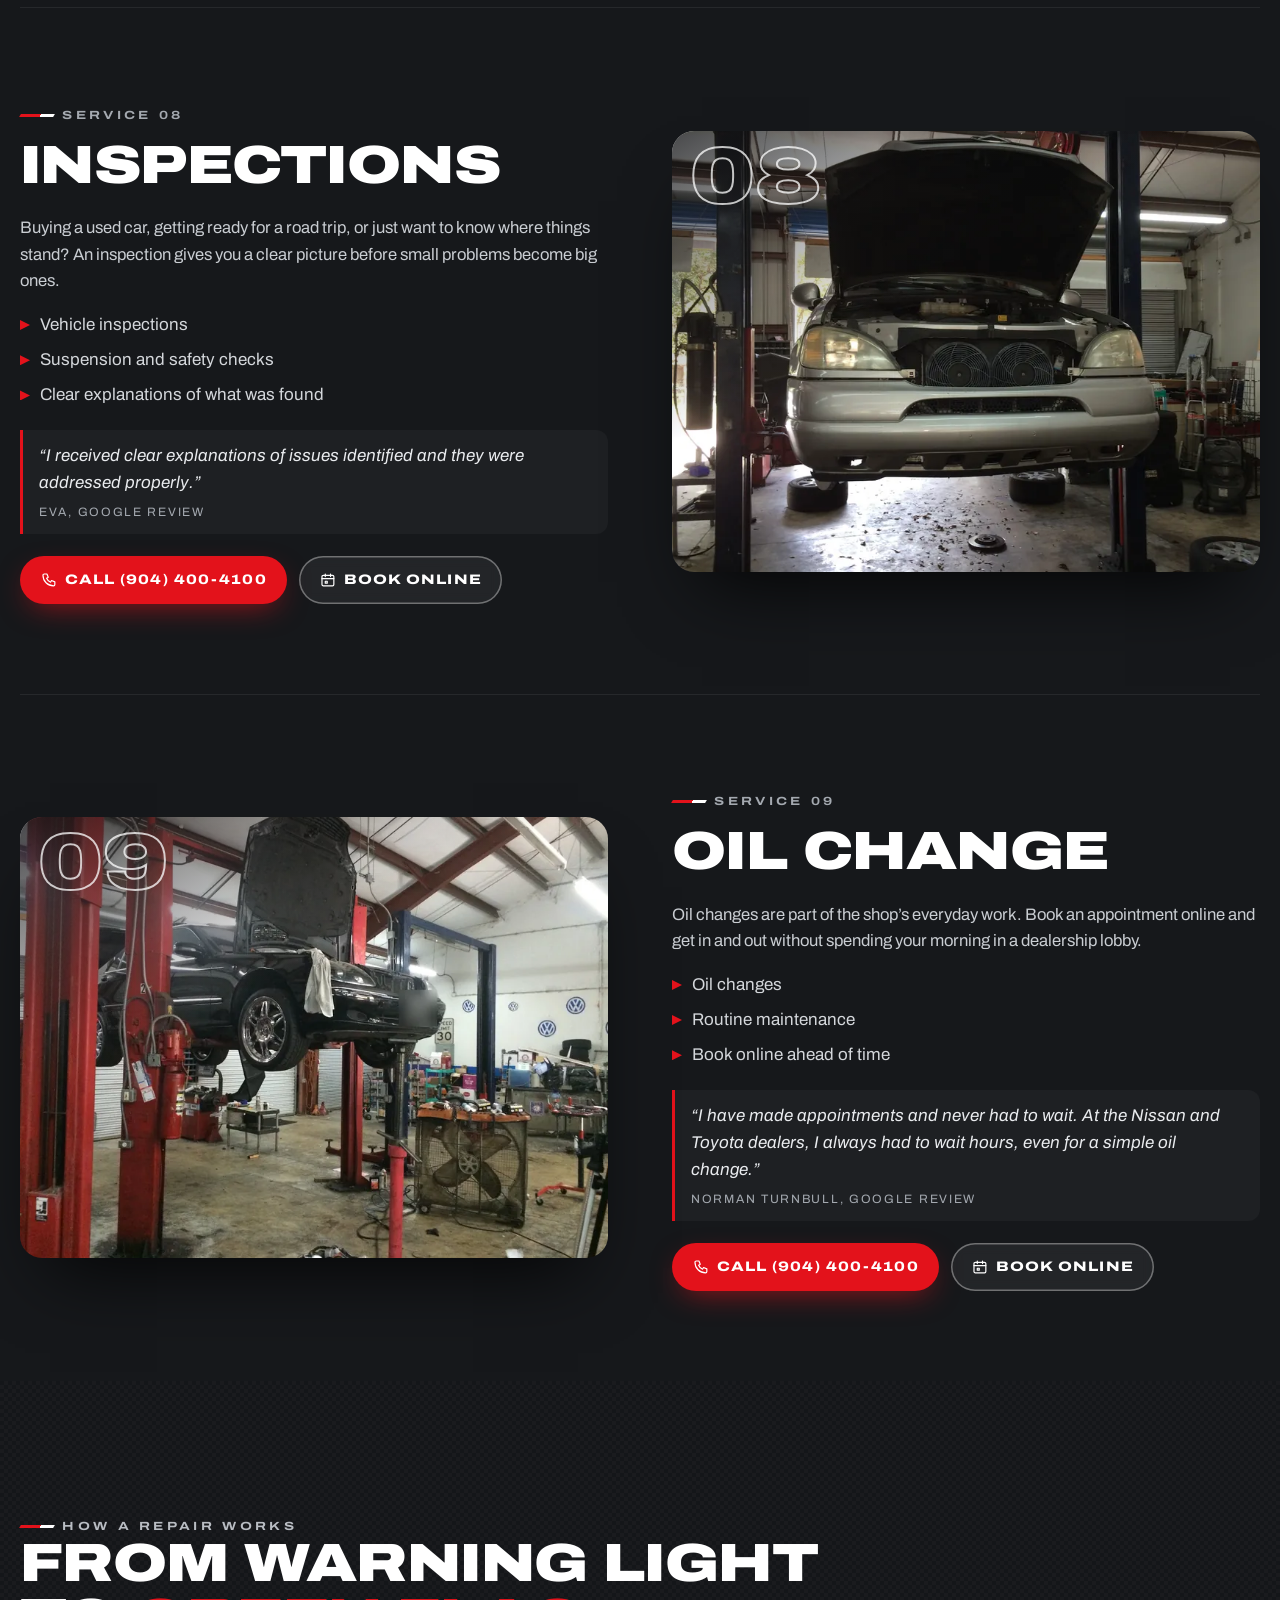
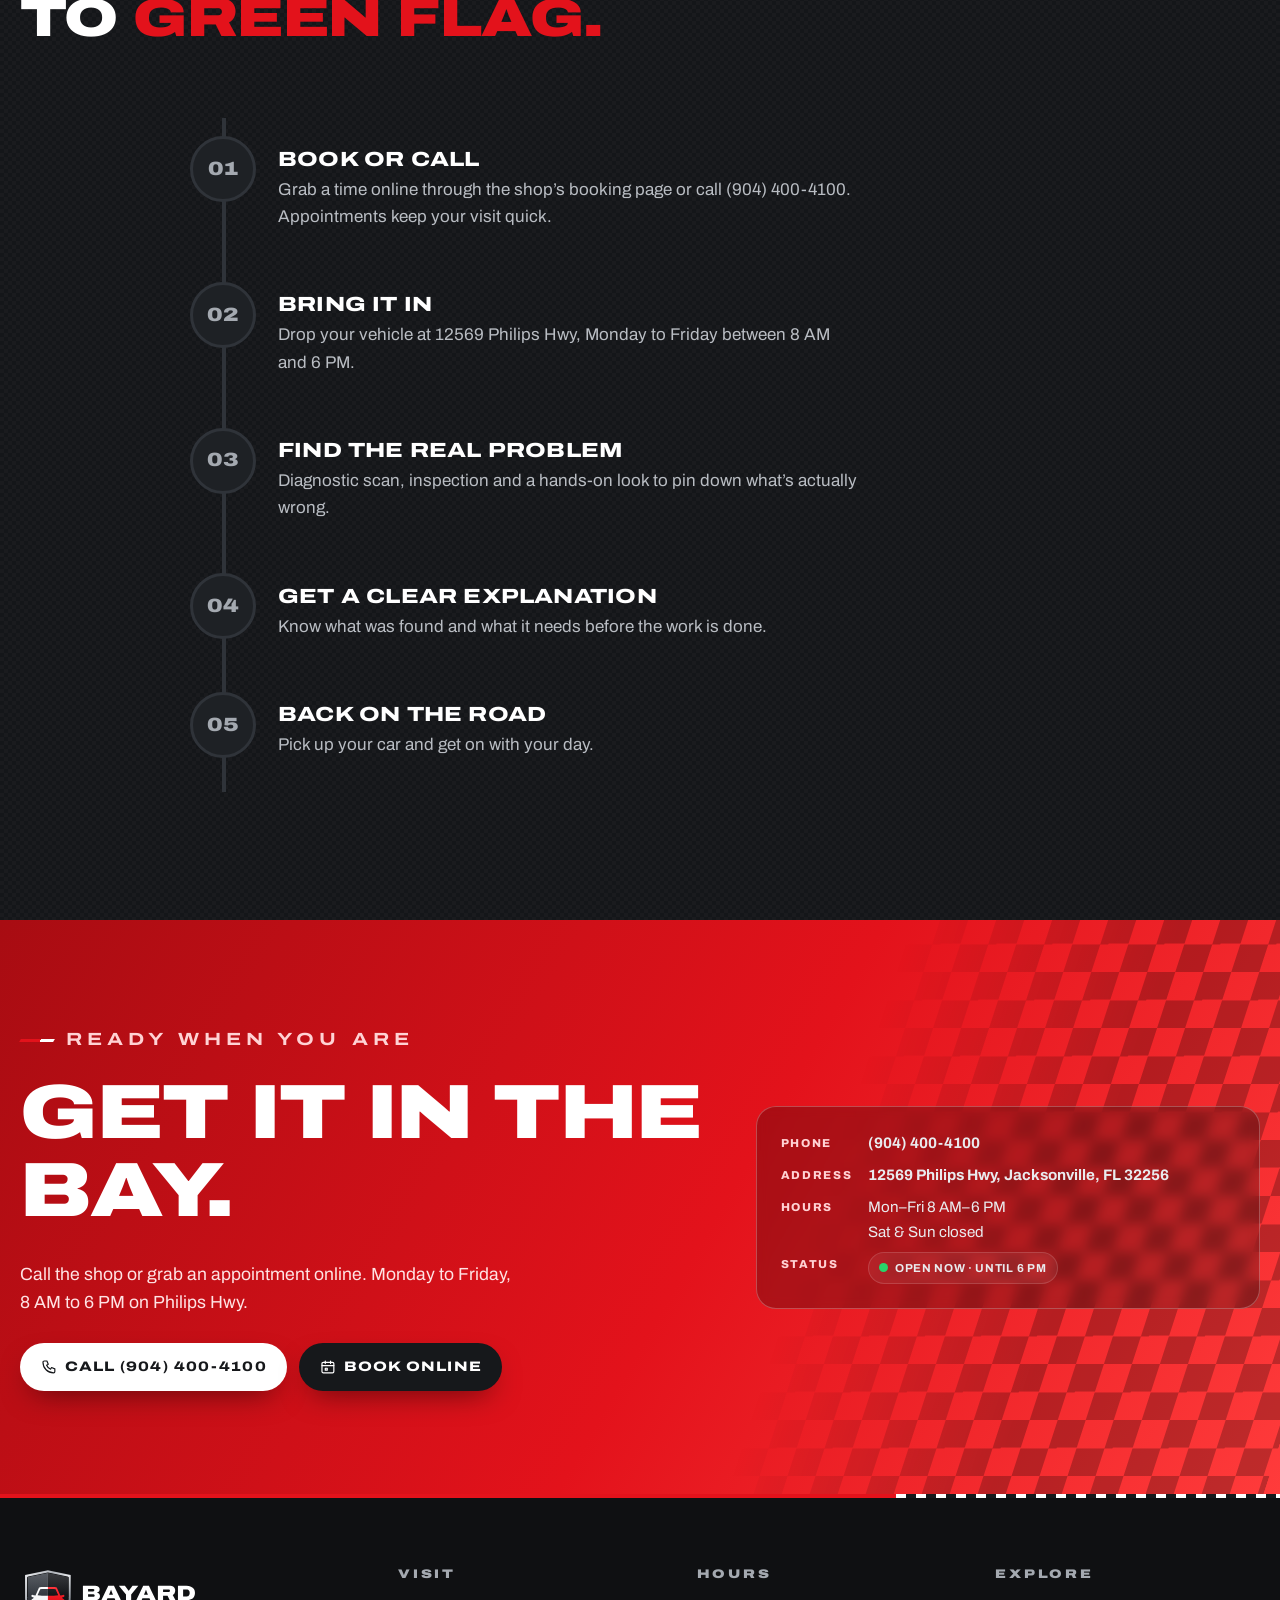
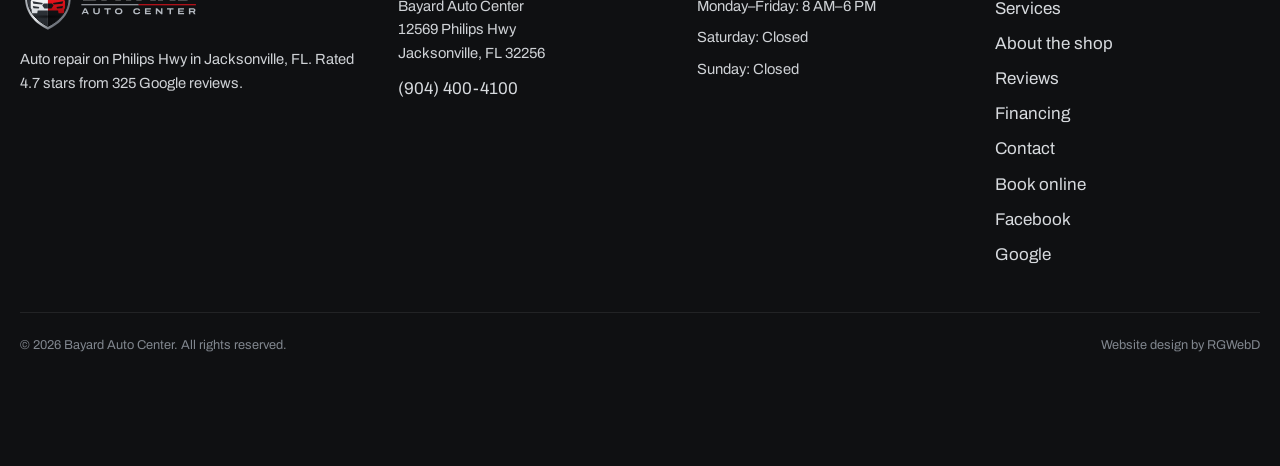
<file: services.html>
<!doctype html><html lang="en"><head><meta charset="utf-8"><meta name="viewport" content="width=device-width,initial-scale=1,viewport-fit=cover">
<title>Auto Repair Services | Brakes, Tires, A/C, Diagnostics | Bayard Auto Center</title><meta name="description" content="Computer diagnostics, engine &amp; transmission, heating &amp; cooling, electrical, alignment, brakes, tires, inspections and oil changes at Bayard Auto Center in Jacksonville, FL."><link rel="canonical" href="https://rgwebd.github.io/bayardautocenter-demo/services.html">
<meta name="theme-color" content="#16181B"><meta name="robots" content="index,follow">
<meta property="og:type" content="website"><meta property="og:site_name" content="Bayard Auto Center"><meta property="og:title" content="Auto Repair Services | Brakes, Tires, A/C, Diagnostics | Bayard Auto Center"><meta property="og:description" content="Computer diagnostics, engine &amp; transmission, heating &amp; cooling, electrical, alignment, brakes, tires, inspections and oil changes at Bayard Auto Center in Jacksonville, FL."><meta property="og:url" content="https://rgwebd.github.io/bayardautocenter-demo/services.html"><meta property="og:image" content="https://rgwebd.github.io/bayardautocenter-demo/assets/og-image.jpg"><meta property="og:image:width" content="1200"><meta property="og:image:height" content="630"><meta name="twitter:card" content="summary_large_image">
<link rel="icon" href="favicon.ico" sizes="any"><link rel="icon" type="image/svg+xml" href="assets/bayard-favicon.svg"><link rel="apple-touch-icon" href="apple-touch-icon.png">
<link rel="preload" href="assets/fonts/archivo-var.woff2" as="font" type="font/woff2" crossorigin>
<link rel="stylesheet" href="assets/styles.css"><script>document.documentElement.classList.add('js')</script>
<script type="application/ld+json">{"@context": "https://schema.org", "@graph": [{"@type": "AutoRepair", "@id": "https://rgwebd.github.io/bayardautocenter-demo/#business", "name": "Bayard Auto Center", "url": "https://rgwebd.github.io/bayardautocenter-demo/", "telephone": "+1-904-400-4100", "image": ["https://rgwebd.github.io/bayardautocenter-demo/assets/og-image.jpg", "https://rgwebd.github.io/bayardautocenter-demo/assets/img/g14-1600.webp"], "logo": "https://rgwebd.github.io/bayardautocenter-demo/assets/favicon-512.png", "priceRange": "$$", "address": {"@type": "PostalAddress", "streetAddress": "12569 Philips Hwy", "addressLocality": "Jacksonville", "addressRegion": "FL", "postalCode": "32256", "addressCountry": "US"}, "geo": {"@type": "GeoCoordinates", "latitude": 30.1428427, "longitude": -81.516694}, "hasMap": "https://maps.google.com/?cid=5491802092088924756", "openingHoursSpecification": [{"@type": "OpeningHoursSpecification", "dayOfWeek": ["Monday", "Tuesday", "Wednesday", "Thursday", "Friday"], "opens": "08:00", "closes": "18:00"}], "aggregateRating": {"@type": "AggregateRating", "ratingValue": "4.7", "reviewCount": "325", "bestRating": "5"}, "paymentAccepted": "Credit card, Debit card, NFC mobile payments", "sameAs": ["https://www.facebook.com/profile.php?id=100057353174341", "https://maps.google.com/?cid=5491802092088924756"], "amenityFeature": [{"@type": "LocationFeatureSpecification", "name": "Wheelchair-accessible entrance", "value": true}, {"@type": "LocationFeatureSpecification", "name": "Wheelchair-accessible parking lot", "value": true}, {"@type": "LocationFeatureSpecification", "name": "Wheelchair-accessible restroom", "value": true}, {"@type": "LocationFeatureSpecification", "name": "Restroom", "value": true}], "potentialAction": {"@type": "ReserveAction", "target": "https://myshopmanager.com/request_appointment?v=JTdCNWI5NWQzNDUtOTJkYi00N2NmLWIzNWMtZWI4MTdhODI2OWJkJTdE", "name": "Book an appointment"}, "hasOfferCatalog": {"@type": "OfferCatalog", "name": "Auto repair services", "itemListElement": [{"@type": "Offer", "itemOffered": {"@type": "Service", "name": "Computer Diagnostics", "url": "https://rgwebd.github.io/bayardautocenter-demo/services.html#diagnostics"}}, {"@type": "Offer", "itemOffered": {"@type": "Service", "name": "Engine & Transmission", "url": "https://rgwebd.github.io/bayardautocenter-demo/services.html#engine-transmission"}}, {"@type": "Offer", "itemOffered": {"@type": "Service", "name": "Heating & Cooling", "url": "https://rgwebd.github.io/bayardautocenter-demo/services.html#heating-cooling"}}, {"@type": "Offer", "itemOffered": {"@type": "Service", "name": "Electrical & Electronic", "url": "https://rgwebd.github.io/bayardautocenter-demo/services.html#electrical"}}, {"@type": "Offer", "itemOffered": {"@type": "Service", "name": "Alignment", "url": "https://rgwebd.github.io/bayardautocenter-demo/services.html#alignment"}}, {"@type": "Offer", "itemOffered": {"@type": "Service", "name": "Brakes", "url": "https://rgwebd.github.io/bayardautocenter-demo/services.html#brakes"}}, {"@type": "Offer", "itemOffered": {"@type": "Service", "name": "Tires", "url": "https://rgwebd.github.io/bayardautocenter-demo/services.html#tires"}}, {"@type": "Offer", "itemOffered": {"@type": "Service", "name": "Inspections", "url": "https://rgwebd.github.io/bayardautocenter-demo/services.html#inspections"}}, {"@type": "Offer", "itemOffered": {"@type": "Service", "name": "Oil Change", "url": "https://rgwebd.github.io/bayardautocenter-demo/services.html#oil-change"}}]}}, {"@type": "BreadcrumbList", "itemListElement": [{"@type": "ListItem", "position": 1, "name": "Home", "item": "https://rgwebd.github.io/bayardautocenter-demo/"}, {"@type": "ListItem", "position": 2, "name": "Services", "item": "https://rgwebd.github.io/bayardautocenter-demo/services.html"}]}, {"@type": "Service", "name": "Computer Diagnostics", "description": "Check-engine light on, a warning lamp you don’t recognize, or a car that just doesn’t feel right? A computer diagnostic scan reads your vehicle’s trouble codes so the fix starts from facts, not guesses.", "url": "https://rgwebd.github.io/bayardautocenter-demo/services.html#diagnostics", "provider": {"@id": "https://rgwebd.github.io/bayardautocenter-demo/#business"}, "areaServed": "Jacksonville, FL"}, {"@type": "Service", "name": "Engine & Transmission", "description": "From a rough-running engine to a transmission that isn’t shifting the way it should, bring it in and the team will track down the cause and walk you through what the vehicle actually needs.", "url": "https://rgwebd.github.io/bayardautocenter-demo/services.html#engine-transmission", "provider": {"@id": "https://rgwebd.github.io/bayardautocenter-demo/#business"}, "areaServed": "Jacksonville, FL"}, {"@type": "Service", "name": "Heating & Cooling", "description": "Jacksonville summers don’t forgive a weak A/C. If your air blows warm or your heat won’t come on, the shop handles heating and cooling repairs. A/C repair comes up in several of their Google reviews.", "url": "https://rgwebd.github.io/bayardautocenter-demo/services.html#heating-cooling", "provider": {"@id": "https://rgwebd.github.io/bayardautocenter-demo/#business"}, "areaServed": "Jacksonville, FL"}, {"@type": "Service", "name": "Electrical & Electronic", "description": "Lights out, gauges acting up, or an electrical gremlin you can’t pin down? Electrical and electronic repairs are on the menu, including the headlamps and taillights customers mention in their reviews.", "url": "https://rgwebd.github.io/bayardautocenter-demo/services.html#electrical", "provider": {"@id": "https://rgwebd.github.io/bayardautocenter-demo/#business"}, "areaServed": "Jacksonville, FL"}, {"@type": "Service", "name": "Alignment", "description": "A car that pulls, wanders or wears tires unevenly needs its alignment checked. Customers also trust the shop with suspension work, from struts to a sagging rear suspension on a BMW 7 Series.", "url": "https://rgwebd.github.io/bayardautocenter-demo/services.html#alignment", "provider": {"@id": "https://rgwebd.github.io/bayardautocenter-demo/#business"}, "areaServed": "Jacksonville, FL"}, {"@type": "Service", "name": "Brakes", "description": "Squealing, grinding, a soft pedal or a fluid leak: brakes are one of the shop’s listed specialties, and the bay sign out front says it too, “Brakes & Shocks.”", "url": "https://rgwebd.github.io/bayardautocenter-demo/services.html#brakes", "provider": {"@id": "https://rgwebd.github.io/bayardautocenter-demo/#business"}, "areaServed": "Jacksonville, FL"}, {"@type": "Service", "name": "Tires", "description": "Flat on the way somewhere? Tire replacement is the most-mentioned repair in the shop’s Google reviews, and one couple was back on the road after the owner went across town for their exact tire.", "url": "https://rgwebd.github.io/bayardautocenter-demo/services.html#tires", "provider": {"@id": "https://rgwebd.github.io/bayardautocenter-demo/#business"}, "areaServed": "Jacksonville, FL"}, {"@type": "Service", "name": "Inspections", "description": "Buying a used car, getting ready for a road trip, or just want to know where things stand? An inspection gives you a clear picture before small problems become big ones.", "url": "https://rgwebd.github.io/bayardautocenter-demo/services.html#inspections", "provider": {"@id": "https://rgwebd.github.io/bayardautocenter-demo/#business"}, "areaServed": "Jacksonville, FL"}, {"@type": "Service", "name": "Oil Change", "description": "Oil changes are part of the shop’s everyday work. Book an appointment online and get in and out without spending your morning in a dealership lobby.", "url": "https://rgwebd.github.io/bayardautocenter-demo/services.html#oil-change", "provider": {"@id": "https://rgwebd.github.io/bayardautocenter-demo/#business"}, "areaServed": "Jacksonville, FL"}]}</script><script src="https://cosmiccallers.lovable.app/demo-track.js" data-demo="bayardautocenter-demo" defer></script></head>
<body><a class="skip" href="#main">Skip to content</a><div class="progress" aria-hidden="true"></div>
<header class="hdr"><div class="wrap"><a class="brand" href="index.html" aria-label="Bayard Auto Center home"><img src="assets/bayard-horizontal-dark.svg" width="133" height="48" alt="Bayard Auto Center"></a>
<nav class="nav" aria-label="Main"><a href="services.html" aria-current="page">Services</a><a href="about.html">About the shop</a><a href="reviews.html">Reviews</a><a href="financing.html">Financing</a><a href="contact.html">Contact</a></nav><div class="hdr-cta"><span class="status" data-status><i></i><span>Mon–Fri 8 AM–6 PM</span></span><a class="btn mag " href="tel:+19044004100"><svg viewBox="0 0 24 24" fill="none" stroke="currentColor" stroke-width="1.8" stroke-linecap="round" stroke-linejoin="round" aria-hidden="true"><path d="M5 3h4l2 5-2.5 1.5a11 11 0 0 0 6 6L16 13l5 2v4a2 2 0 0 1-2 2A16 16 0 0 1 3 5a2 2 0 0 1 2-2z"/></svg><span class="lbl">Call</span></a><a class="btn mag " href="https://myshopmanager.com/request_appointment?v=JTdCNWI5NWQzNDUtOTJkYi00N2NmLWIzNWMtZWI4MTdhODI2OWJkJTdE" target="_blank" rel="noopener"><svg viewBox="0 0 24 24" fill="none" stroke="currentColor" stroke-width="1.8" stroke-linecap="round" stroke-linejoin="round" aria-hidden="true"><rect x="3" y="5" width="18" height="16" rx="2"/><path d="M3 10h18M8 3v4M16 3v4"/><path d="M8 14h3v3H8z"/></svg><span class="lbl">Book</span></a></div>
<button class="burger" aria-label="Menu" aria-expanded="false" aria-controls="mnav"><span></span><span></span><span></span></button></div></header>
<nav class="mnav" id="mnav" aria-label="Mobile"><a href="index.html">Home</a><a href="services.html">Services</a><a href="about.html">About the shop</a><a href="reviews.html">Reviews</a><a href="financing.html">Financing</a><a href="contact.html">Contact</a><div class="ctas"><a class="btn mag " href="tel:+19044004100"><svg viewBox="0 0 24 24" fill="none" stroke="currentColor" stroke-width="1.8" stroke-linecap="round" stroke-linejoin="round" aria-hidden="true"><path d="M5 3h4l2 5-2.5 1.5a11 11 0 0 0 6 6L16 13l5 2v4a2 2 0 0 1-2 2A16 16 0 0 1 3 5a2 2 0 0 1 2-2z"/></svg><span class="lbl">Call (904) 400-4100</span></a><a class="btn mag ghost" href="https://myshopmanager.com/request_appointment?v=JTdCNWI5NWQzNDUtOTJkYi00N2NmLWIzNWMtZWI4MTdhODI2OWJkJTdE" target="_blank" rel="noopener"><svg viewBox="0 0 24 24" fill="none" stroke="currentColor" stroke-width="1.8" stroke-linecap="round" stroke-linejoin="round" aria-hidden="true"><rect x="3" y="5" width="18" height="16" rx="2"/><path d="M3 10h18M8 3v4M16 3v4"/><path d="M8 14h3v3H8z"/></svg><span class="lbl">Book online</span></a></div><p style="margin-top:18px"><span class="status" data-status><i></i><span>Mon–Fri 8 AM–6 PM</span></span></p></nav><main id="main"><section class="phero"><div class="bg" data-px="0.25"><img src="assets/img/g02-1600.webp" srcset="assets/img/g02-800.webp 800w, assets/img/g02-1600.webp 1442w" sizes="100vw" width="1442" height="1019" alt="Wide view of the shop bays with cars and technicians at work" decoding="async" fetchpriority="high"></div><div class="wrap">
<p class="crumbs"><a href="index.html">Home</a> / Services</p><p class="kicker" data-r>Services</p><h1 data-r>Every system.<br><span class="red">One shop.</span></h1><p class="lead" data-r>Nine core services under one red roof, from the first diagnostic scan to the final oil change.</p><div class="ctas" data-r style="margin-top:24px"><a class="btn mag " href="tel:+19044004100"><svg viewBox="0 0 24 24" fill="none" stroke="currentColor" stroke-width="1.8" stroke-linecap="round" stroke-linejoin="round" aria-hidden="true"><path d="M5 3h4l2 5-2.5 1.5a11 11 0 0 0 6 6L16 13l5 2v4a2 2 0 0 1-2 2A16 16 0 0 1 3 5a2 2 0 0 1 2-2z"/></svg><span class="lbl">Call (904) 400-4100</span></a><a class="btn mag ghost" href="https://myshopmanager.com/request_appointment?v=JTdCNWI5NWQzNDUtOTJkYi00N2NmLWIzNWMtZWI4MTdhODI2OWJkJTdE" target="_blank" rel="noopener"><svg viewBox="0 0 24 24" fill="none" stroke="currentColor" stroke-width="1.8" stroke-linecap="round" stroke-linejoin="round" aria-hidden="true"><rect x="3" y="5" width="18" height="16" rx="2"/><path d="M3 10h18M8 3v4M16 3v4"/><path d="M8 14h3v3H8z"/></svg><span class="lbl">Book online</span></a></div></div></section>
<section class="sec tight" aria-labelledby="ov-h"><div class="wrap"><div class="sec-head"><div><p class="kicker" data-r>Jump to a service</p><h2 id="ov-h" data-r>Pick your <span class="red">problem.</span></h2></div><p data-r>Not sure what it is? That’s what the diagnostic scan is for. Call and describe it.</p></div><div class="qs stagger"><a class="tcard" href="#diagnostics"><span class="ic"><svg viewBox="0 0 24 24" fill="none" stroke="currentColor" stroke-width="1.8" stroke-linecap="round" stroke-linejoin="round" aria-hidden="true"><rect x="3" y="4" width="18" height="12" rx="2"/><path d="M7 12l2.5-3 2.5 2 3-4 2 2.5"/><path d="M8 20h8M12 16v4"/></svg></span><span><h3>Computer Diagnostics</h3><p>Check-engine lights and warning lamps</p></span><span class="arrow"><svg viewBox="0 0 24 24" fill="none" stroke="currentColor" stroke-width="1.8" stroke-linecap="round" stroke-linejoin="round" aria-hidden="true"><path d="M5 12h14M13 6l6 6-6 6"/></svg></span></a><a class="tcard" href="#engine-transmission"><span class="ic"><svg viewBox="0 0 24 24" fill="none" stroke="currentColor" stroke-width="1.8" stroke-linecap="round" stroke-linejoin="round" aria-hidden="true"><path d="M4 10h2V8h4V6h4v2h3l2 2v2h1v4h-1v2h-3l-2 2H8l-2-2H4z"/><path d="M10 12h4"/></svg></span><span><h3>Engine & Transmission</h3><p>Engine and transmission repair</p></span><span class="arrow"><svg viewBox="0 0 24 24" fill="none" stroke="currentColor" stroke-width="1.8" stroke-linecap="round" stroke-linejoin="round" aria-hidden="true"><path d="M5 12h14M13 6l6 6-6 6"/></svg></span></a><a class="tcard" href="#heating-cooling"><span class="ic"><svg viewBox="0 0 24 24" fill="none" stroke="currentColor" stroke-width="1.8" stroke-linecap="round" stroke-linejoin="round" aria-hidden="true"><path d="M12 3v18M5.6 6.6l12.8 10.8M18.4 6.6L5.6 17.4"/><circle cx="12" cy="12" r="2.2"/></svg></span><span><h3>Heating & Cooling</h3><p>A/C and heat that work</p></span><span class="arrow"><svg viewBox="0 0 24 24" fill="none" stroke="currentColor" stroke-width="1.8" stroke-linecap="round" stroke-linejoin="round" aria-hidden="true"><path d="M5 12h14M13 6l6 6-6 6"/></svg></span></a><a class="tcard" href="#electrical"><span class="ic"><svg viewBox="0 0 24 24" fill="none" stroke="currentColor" stroke-width="1.8" stroke-linecap="round" stroke-linejoin="round" aria-hidden="true"><path d="M13 2L5 14h6l-1 8 8-12h-6z"/></svg></span><span><h3>Electrical & Electronic</h3><p>Lights, wiring and electronics</p></span><span class="arrow"><svg viewBox="0 0 24 24" fill="none" stroke="currentColor" stroke-width="1.8" stroke-linecap="round" stroke-linejoin="round" aria-hidden="true"><path d="M5 12h14M13 6l6 6-6 6"/></svg></span></a><a class="tcard" href="#alignment"><span class="ic"><svg viewBox="0 0 24 24" fill="none" stroke="currentColor" stroke-width="1.8" stroke-linecap="round" stroke-linejoin="round" aria-hidden="true"><circle cx="12" cy="12" r="8.5"/><circle cx="12" cy="12" r="3"/><path d="M12 3.5v5M12 15.5v5M3.5 12h5M15.5 12h5"/></svg></span><span><h3>Alignment</h3><p>Alignment and suspension</p></span><span class="arrow"><svg viewBox="0 0 24 24" fill="none" stroke="currentColor" stroke-width="1.8" stroke-linecap="round" stroke-linejoin="round" aria-hidden="true"><path d="M5 12h14M13 6l6 6-6 6"/></svg></span></a><a class="tcard" href="#brakes"><span class="ic"><svg viewBox="0 0 24 24" fill="none" stroke="currentColor" stroke-width="1.8" stroke-linecap="round" stroke-linejoin="round" aria-hidden="true"><circle cx="12" cy="12" r="8.5"/><circle cx="12" cy="12" r="2"/><path d="M6.5 6.8a8 8 0 0 0-1 9.6"/><path d="M16.5 4.9l2.6 2.6-3.1 3.1"/></svg></span><span><h3>Brakes</h3><p>Stopping power you can trust</p></span><span class="arrow"><svg viewBox="0 0 24 24" fill="none" stroke="currentColor" stroke-width="1.8" stroke-linecap="round" stroke-linejoin="round" aria-hidden="true"><path d="M5 12h14M13 6l6 6-6 6"/></svg></span></a><a class="tcard" href="#tires"><span class="ic"><svg viewBox="0 0 24 24" fill="none" stroke="currentColor" stroke-width="1.8" stroke-linecap="round" stroke-linejoin="round" aria-hidden="true"><circle cx="12" cy="12" r="9"/><circle cx="12" cy="12" r="4.5"/><path d="M12 3v4.5M12 16.5V21M3 12h4.5M16.5 12H21M5.6 5.6l3.2 3.2M15.2 15.2l3.2 3.2M18.4 5.6l-3.2 3.2M8.8 15.2l-3.2 3.2"/></svg></span><span><h3>Tires</h3><p>Tire replacement and flats</p></span><span class="arrow"><svg viewBox="0 0 24 24" fill="none" stroke="currentColor" stroke-width="1.8" stroke-linecap="round" stroke-linejoin="round" aria-hidden="true"><path d="M5 12h14M13 6l6 6-6 6"/></svg></span></a><a class="tcard" href="#inspections"><span class="ic"><svg viewBox="0 0 24 24" fill="none" stroke="currentColor" stroke-width="1.8" stroke-linecap="round" stroke-linejoin="round" aria-hidden="true"><path d="M9 4h6l1 2h3v15H5V6h3z"/><path d="M9 13l2 2 4-4"/></svg></span><span><h3>Inspections</h3><p>Know what your car needs</p></span><span class="arrow"><svg viewBox="0 0 24 24" fill="none" stroke="currentColor" stroke-width="1.8" stroke-linecap="round" stroke-linejoin="round" aria-hidden="true"><path d="M5 12h14M13 6l6 6-6 6"/></svg></span></a><a class="tcard" href="#oil-change"><span class="ic"><svg viewBox="0 0 24 24" fill="none" stroke="currentColor" stroke-width="1.8" stroke-linecap="round" stroke-linejoin="round" aria-hidden="true"><path d="M12 3s5 6 5 10a5 5 0 0 1-10 0c0-4 5-10 5-10z"/><path d="M10 14a2 2 0 0 0 2 2"/></svg></span><span><h3>Oil Change</h3><p>Book it and skip the wait</p></span><span class="arrow"><svg viewBox="0 0 24 24" fill="none" stroke="currentColor" stroke-width="1.8" stroke-linecap="round" stroke-linejoin="round" aria-hidden="true"><path d="M5 12h14M13 6l6 6-6 6"/></svg></span></a></div></div></section>
<section class="wrap" aria-label="Service details"><article class="svc" id="diagnostics"><div class="svc-media" data-r="left"><img src="assets/img/g18-1600.webp" srcset="assets/img/g18-800.webp 800w, assets/img/g18-1600.webp 1600w" sizes="(max-width:980px) 100vw, 50vw" width="1600" height="1200" alt="BMW wagon with the hood open for engine work" loading="lazy" decoding="async" ><span class="big" aria-hidden="true">01</span></div>
<div data-r><p class="kicker">Service 01</p><h2>Computer Diagnostics</h2><p class="lead">Check-engine light on, a warning lamp you don’t recognize, or a car that just doesn’t feel right? A computer diagnostic scan reads your vehicle’s trouble codes so the fix starts from facts, not guesses.</p><ul><li>Computer diagnostic scan</li><li>Check-engine and warning lights</li><li>Running and drivability problems</li></ul><blockquote class="rq">“I pulled over from the highway and he got right to work taking a look and had me up and running the next day!”<cite>Kelsie Luke, Google review</cite></blockquote><div class="ctas"><a class="btn mag " href="tel:+19044004100"><svg viewBox="0 0 24 24" fill="none" stroke="currentColor" stroke-width="1.8" stroke-linecap="round" stroke-linejoin="round" aria-hidden="true"><path d="M5 3h4l2 5-2.5 1.5a11 11 0 0 0 6 6L16 13l5 2v4a2 2 0 0 1-2 2A16 16 0 0 1 3 5a2 2 0 0 1 2-2z"/></svg><span class="lbl">Call (904) 400-4100</span></a><a class="btn mag ghost" href="https://myshopmanager.com/request_appointment?v=JTdCNWI5NWQzNDUtOTJkYi00N2NmLWIzNWMtZWI4MTdhODI2OWJkJTdE" target="_blank" rel="noopener"><svg viewBox="0 0 24 24" fill="none" stroke="currentColor" stroke-width="1.8" stroke-linecap="round" stroke-linejoin="round" aria-hidden="true"><rect x="3" y="5" width="18" height="16" rx="2"/><path d="M3 10h18M8 3v4M16 3v4"/><path d="M8 14h3v3H8z"/></svg><span class="lbl">Book online</span></a></div></div></article><article class="svc" id="engine-transmission"><div class="svc-media" data-r="right"><img src="assets/img/g08-1600.webp" srcset="assets/img/g08-800.webp 800w, assets/img/g08-1600.webp 1600w" sizes="(max-width:980px) 100vw, 50vw" width="1600" height="1200" alt="BMW 5 Series with the hood open in a service bay" loading="lazy" decoding="async" ><span class="big" aria-hidden="true">02</span></div>
<div data-r><p class="kicker">Service 02</p><h2>Engine & Transmission</h2><p class="lead">From a rough-running engine to a transmission that isn’t shifting the way it should, bring it in and the team will track down the cause and walk you through what the vehicle actually needs.</p><ul><li>Engine diagnosis and repair</li><li>Transmission problems</li><li>Leaks, noises and performance issues</li></ul><blockquote class="rq">“It’s nice to have found a shop that will be honest and do the work that is needed for the vehicle.”<cite>Eddie Peberdy, Google review</cite></blockquote><div class="ctas"><a class="btn mag " href="tel:+19044004100"><svg viewBox="0 0 24 24" fill="none" stroke="currentColor" stroke-width="1.8" stroke-linecap="round" stroke-linejoin="round" aria-hidden="true"><path d="M5 3h4l2 5-2.5 1.5a11 11 0 0 0 6 6L16 13l5 2v4a2 2 0 0 1-2 2A16 16 0 0 1 3 5a2 2 0 0 1 2-2z"/></svg><span class="lbl">Call (904) 400-4100</span></a><a class="btn mag ghost" href="https://myshopmanager.com/request_appointment?v=JTdCNWI5NWQzNDUtOTJkYi00N2NmLWIzNWMtZWI4MTdhODI2OWJkJTdE" target="_blank" rel="noopener"><svg viewBox="0 0 24 24" fill="none" stroke="currentColor" stroke-width="1.8" stroke-linecap="round" stroke-linejoin="round" aria-hidden="true"><rect x="3" y="5" width="18" height="16" rx="2"/><path d="M3 10h18M8 3v4M16 3v4"/><path d="M8 14h3v3H8z"/></svg><span class="lbl">Book online</span></a></div></div></article><article class="svc" id="heating-cooling"><div class="svc-media" data-r="left"><img src="assets/img/g10-1600.webp" srcset="assets/img/g10-800.webp 800w, assets/img/g10-1600.webp 1600w" sizes="(max-width:980px) 100vw, 50vw" width="1600" height="1200" alt="Blue Mercedes SLK with the hood open outside the shop" loading="lazy" decoding="async" ><span class="big" aria-hidden="true">03</span></div>
<div data-r><p class="kicker">Service 03</p><h2>Heating & Cooling</h2><p class="lead">Jacksonville summers don’t forgive a weak A/C. If your air blows warm or your heat won’t come on, the shop handles heating and cooling repairs. A/C repair comes up in several of their Google reviews.</p><ul><li>A/C repair</li><li>Heater problems</li><li>Cooling-system concerns</li></ul><div class="ctas"><a class="btn mag " href="tel:+19044004100"><svg viewBox="0 0 24 24" fill="none" stroke="currentColor" stroke-width="1.8" stroke-linecap="round" stroke-linejoin="round" aria-hidden="true"><path d="M5 3h4l2 5-2.5 1.5a11 11 0 0 0 6 6L16 13l5 2v4a2 2 0 0 1-2 2A16 16 0 0 1 3 5a2 2 0 0 1 2-2z"/></svg><span class="lbl">Call (904) 400-4100</span></a><a class="btn mag ghost" href="https://myshopmanager.com/request_appointment?v=JTdCNWI5NWQzNDUtOTJkYi00N2NmLWIzNWMtZWI4MTdhODI2OWJkJTdE" target="_blank" rel="noopener"><svg viewBox="0 0 24 24" fill="none" stroke="currentColor" stroke-width="1.8" stroke-linecap="round" stroke-linejoin="round" aria-hidden="true"><rect x="3" y="5" width="18" height="16" rx="2"/><path d="M3 10h18M8 3v4M16 3v4"/><path d="M8 14h3v3H8z"/></svg><span class="lbl">Book online</span></a></div></div></article><article class="svc" id="electrical"><div class="svc-media" data-r="right"><img src="assets/img/g13-1600.webp" srcset="assets/img/g13-800.webp 800w, assets/img/g13-1600.webp 1495w" sizes="(max-width:980px) 100vw, 50vw" width="1495" height="1069" alt="Cadillac Escalade with the hood open in the front bay" loading="lazy" decoding="async" ><span class="big" aria-hidden="true">04</span></div>
<div data-r><p class="kicker">Service 04</p><h2>Electrical & Electronic</h2><p class="lead">Lights out, gauges acting up, or an electrical gremlin you can’t pin down? Electrical and electronic repairs are on the menu, including the headlamps and taillights customers mention in their reviews.</p><ul><li>Electrical and electronic repair</li><li>Headlamps and taillights</li><li>Warning-light troubleshooting</li></ul><blockquote class="rq">“Bayard replaced my struts, inspected my car’s suspension elements, replaced taillights and provided a courteous and timely service.”<cite>Eva, Google review</cite></blockquote><div class="ctas"><a class="btn mag " href="tel:+19044004100"><svg viewBox="0 0 24 24" fill="none" stroke="currentColor" stroke-width="1.8" stroke-linecap="round" stroke-linejoin="round" aria-hidden="true"><path d="M5 3h4l2 5-2.5 1.5a11 11 0 0 0 6 6L16 13l5 2v4a2 2 0 0 1-2 2A16 16 0 0 1 3 5a2 2 0 0 1 2-2z"/></svg><span class="lbl">Call (904) 400-4100</span></a><a class="btn mag ghost" href="https://myshopmanager.com/request_appointment?v=JTdCNWI5NWQzNDUtOTJkYi00N2NmLWIzNWMtZWI4MTdhODI2OWJkJTdE" target="_blank" rel="noopener"><svg viewBox="0 0 24 24" fill="none" stroke="currentColor" stroke-width="1.8" stroke-linecap="round" stroke-linejoin="round" aria-hidden="true"><rect x="3" y="5" width="18" height="16" rx="2"/><path d="M3 10h18M8 3v4M16 3v4"/><path d="M8 14h3v3H8z"/></svg><span class="lbl">Book online</span></a></div></div></article><article class="svc" id="alignment"><div class="svc-media" data-r="left"><img src="assets/img/g01-1600.webp" srcset="assets/img/g01-800.webp 800w, assets/img/g01-1600.webp 1476w" sizes="(max-width:980px) 100vw, 50vw" width="1476" height="1077" alt="Black Mercedes sedan on the alignment rack between red lift posts" loading="lazy" decoding="async" ><span class="big" aria-hidden="true">05</span></div>
<div data-r><p class="kicker">Service 05</p><h2>Alignment</h2><p class="lead">A car that pulls, wanders or wears tires unevenly needs its alignment checked. Customers also trust the shop with suspension work, from struts to a sagging rear suspension on a BMW 7 Series.</p><ul><li>Wheel alignment</li><li>Suspension and struts</li><li>Steering and handling concerns</li></ul><blockquote class="rq">“Very knowledgeable. Solved a sagging rear suspension on a BMW 7-Series. Saved me money compared to other repair shops, got me in and out in 2 days total!”<cite>Mr B, Google review</cite></blockquote><div class="ctas"><a class="btn mag " href="tel:+19044004100"><svg viewBox="0 0 24 24" fill="none" stroke="currentColor" stroke-width="1.8" stroke-linecap="round" stroke-linejoin="round" aria-hidden="true"><path d="M5 3h4l2 5-2.5 1.5a11 11 0 0 0 6 6L16 13l5 2v4a2 2 0 0 1-2 2A16 16 0 0 1 3 5a2 2 0 0 1 2-2z"/></svg><span class="lbl">Call (904) 400-4100</span></a><a class="btn mag ghost" href="https://myshopmanager.com/request_appointment?v=JTdCNWI5NWQzNDUtOTJkYi00N2NmLWIzNWMtZWI4MTdhODI2OWJkJTdE" target="_blank" rel="noopener"><svg viewBox="0 0 24 24" fill="none" stroke="currentColor" stroke-width="1.8" stroke-linecap="round" stroke-linejoin="round" aria-hidden="true"><rect x="3" y="5" width="18" height="16" rx="2"/><path d="M3 10h18M8 3v4M16 3v4"/><path d="M8 14h3v3H8z"/></svg><span class="lbl">Book online</span></a></div></div></article><article class="svc" id="brakes"><div class="svc-media" data-r="right"><img src="assets/img/g09-1600.webp" srcset="assets/img/g09-800.webp 800w, assets/img/g09-1600.webp 1600w" sizes="(max-width:980px) 100vw, 50vw" width="1600" height="1200" alt="Dark sedan on a lift with a front wheel off and the hood open" loading="lazy" decoding="async" ><span class="big" aria-hidden="true">06</span></div>
<div data-r><p class="kicker">Service 06</p><h2>Brakes</h2><p class="lead">Squealing, grinding, a soft pedal or a fluid leak: brakes are one of the shop’s listed specialties, and the bay sign out front says it too, “Brakes & Shocks.”</p><ul><li>Brake inspection and repair</li><li>Brake-fluid leaks</li><li>Noise, vibration and pedal feel</li></ul><blockquote class="rq">“Thomas looked at it and determined it was brake fluid and found a metering valve leaking. Knowing I need my truck for work Thomas took it in and had the part overnighted and had me back on the road the next day.”<cite>Jeffrey Moore, Google review</cite></blockquote><div class="ctas"><a class="btn mag " href="tel:+19044004100"><svg viewBox="0 0 24 24" fill="none" stroke="currentColor" stroke-width="1.8" stroke-linecap="round" stroke-linejoin="round" aria-hidden="true"><path d="M5 3h4l2 5-2.5 1.5a11 11 0 0 0 6 6L16 13l5 2v4a2 2 0 0 1-2 2A16 16 0 0 1 3 5a2 2 0 0 1 2-2z"/></svg><span class="lbl">Call (904) 400-4100</span></a><a class="btn mag ghost" href="https://myshopmanager.com/request_appointment?v=JTdCNWI5NWQzNDUtOTJkYi00N2NmLWIzNWMtZWI4MTdhODI2OWJkJTdE" target="_blank" rel="noopener"><svg viewBox="0 0 24 24" fill="none" stroke="currentColor" stroke-width="1.8" stroke-linecap="round" stroke-linejoin="round" aria-hidden="true"><rect x="3" y="5" width="18" height="16" rx="2"/><path d="M3 10h18M8 3v4M16 3v4"/><path d="M8 14h3v3H8z"/></svg><span class="lbl">Book online</span></a></div></div></article><article class="svc" id="tires"><div class="svc-media" data-r="left"><img src="assets/img/g15-1600.webp" srcset="assets/img/g15-800.webp 800w, assets/img/g15-1600.webp 1600w" sizes="(max-width:980px) 100vw, 50vw" width="1600" height="1200" alt="SUV raised on a lift with the tire shelf nearby" loading="lazy" decoding="async" ><span class="big" aria-hidden="true">07</span></div>
<div data-r><p class="kicker">Service 07</p><h2>Tires</h2><p class="lead">Flat on the way somewhere? Tire replacement is the most-mentioned repair in the shop’s Google reviews, and one couple was back on the road after the owner went across town for their exact tire.</p><ul><li>Tire replacement</li><li>Flat tires</li><li>Tire-related ride concerns</li></ul><blockquote class="rq">“We got a flat about 2 miles away and I can’t tell you how out of their way helpful the manager and owner were.”<cite>Tony Curtale, Google review</cite></blockquote><div class="ctas"><a class="btn mag " href="tel:+19044004100"><svg viewBox="0 0 24 24" fill="none" stroke="currentColor" stroke-width="1.8" stroke-linecap="round" stroke-linejoin="round" aria-hidden="true"><path d="M5 3h4l2 5-2.5 1.5a11 11 0 0 0 6 6L16 13l5 2v4a2 2 0 0 1-2 2A16 16 0 0 1 3 5a2 2 0 0 1 2-2z"/></svg><span class="lbl">Call (904) 400-4100</span></a><a class="btn mag ghost" href="https://myshopmanager.com/request_appointment?v=JTdCNWI5NWQzNDUtOTJkYi00N2NmLWIzNWMtZWI4MTdhODI2OWJkJTdE" target="_blank" rel="noopener"><svg viewBox="0 0 24 24" fill="none" stroke="currentColor" stroke-width="1.8" stroke-linecap="round" stroke-linejoin="round" aria-hidden="true"><rect x="3" y="5" width="18" height="16" rx="2"/><path d="M3 10h18M8 3v4M16 3v4"/><path d="M8 14h3v3H8z"/></svg><span class="lbl">Book online</span></a></div></div></article><article class="svc" id="inspections"><div class="svc-media" data-r="right"><img src="assets/img/g19-1600.webp" srcset="assets/img/g19-800.webp 800w, assets/img/g19-1600.webp 1600w" sizes="(max-width:980px) 100vw, 50vw" width="1600" height="1200" alt="Mercedes SUV on a lift with the hood open" loading="lazy" decoding="async" ><span class="big" aria-hidden="true">08</span></div>
<div data-r><p class="kicker">Service 08</p><h2>Inspections</h2><p class="lead">Buying a used car, getting ready for a road trip, or just want to know where things stand? An inspection gives you a clear picture before small problems become big ones.</p><ul><li>Vehicle inspections</li><li>Suspension and safety checks</li><li>Clear explanations of what was found</li></ul><blockquote class="rq">“I received clear explanations of issues identified and they were addressed properly.”<cite>Eva, Google review</cite></blockquote><div class="ctas"><a class="btn mag " href="tel:+19044004100"><svg viewBox="0 0 24 24" fill="none" stroke="currentColor" stroke-width="1.8" stroke-linecap="round" stroke-linejoin="round" aria-hidden="true"><path d="M5 3h4l2 5-2.5 1.5a11 11 0 0 0 6 6L16 13l5 2v4a2 2 0 0 1-2 2A16 16 0 0 1 3 5a2 2 0 0 1 2-2z"/></svg><span class="lbl">Call (904) 400-4100</span></a><a class="btn mag ghost" href="https://myshopmanager.com/request_appointment?v=JTdCNWI5NWQzNDUtOTJkYi00N2NmLWIzNWMtZWI4MTdhODI2OWJkJTdE" target="_blank" rel="noopener"><svg viewBox="0 0 24 24" fill="none" stroke="currentColor" stroke-width="1.8" stroke-linecap="round" stroke-linejoin="round" aria-hidden="true"><rect x="3" y="5" width="18" height="16" rx="2"/><path d="M3 10h18M8 3v4M16 3v4"/><path d="M8 14h3v3H8z"/></svg><span class="lbl">Book online</span></a></div></div></article><article class="svc" id="oil-change"><div class="svc-media" data-r="left"><img src="assets/img/g23-1600.webp" srcset="assets/img/g23-800.webp 800w, assets/img/g23-1600.webp 1600w" sizes="(max-width:980px) 100vw, 50vw" width="1600" height="1200" alt="Car raised on a two-post lift inside the shop" loading="lazy" decoding="async" ><span class="big" aria-hidden="true">09</span></div>
<div data-r><p class="kicker">Service 09</p><h2>Oil Change</h2><p class="lead">Oil changes are part of the shop’s everyday work. Book an appointment online and get in and out without spending your morning in a dealership lobby.</p><ul><li>Oil changes</li><li>Routine maintenance</li><li>Book online ahead of time</li></ul><blockquote class="rq">“I have made appointments and never had to wait. At the Nissan and Toyota dealers, I always had to wait hours, even for a simple oil change.”<cite>Norman Turnbull, Google review</cite></blockquote><div class="ctas"><a class="btn mag " href="tel:+19044004100"><svg viewBox="0 0 24 24" fill="none" stroke="currentColor" stroke-width="1.8" stroke-linecap="round" stroke-linejoin="round" aria-hidden="true"><path d="M5 3h4l2 5-2.5 1.5a11 11 0 0 0 6 6L16 13l5 2v4a2 2 0 0 1-2 2A16 16 0 0 1 3 5a2 2 0 0 1 2-2z"/></svg><span class="lbl">Call (904) 400-4100</span></a><a class="btn mag ghost" href="https://myshopmanager.com/request_appointment?v=JTdCNWI5NWQzNDUtOTJkYi00N2NmLWIzNWMtZWI4MTdhODI2OWJkJTdE" target="_blank" rel="noopener"><svg viewBox="0 0 24 24" fill="none" stroke="currentColor" stroke-width="1.8" stroke-linecap="round" stroke-linejoin="round" aria-hidden="true"><rect x="3" y="5" width="18" height="16" rx="2"/><path d="M3 10h18M8 3v4M16 3v4"/><path d="M8 14h3v3H8z"/></svg><span class="lbl">Book online</span></a></div></div></article></section>
<section class="sec carbon" aria-labelledby="tl-h"><div class="wrap"><div class="sec-head"><div><p class="kicker" data-r>How a repair works</p><h2 id="tl-h" data-r>From warning light<br>to <span class="red">green flag.</span></h2></div></div>
<div class="tl"><svg class="line" aria-hidden="true" preserveAspectRatio="none"><line class="base" x1="3" y1="0" x2="3" y2="100"/><line class="draw" x1="3" y1="0" x2="3" y2="100"/></svg><div class="step"><div class="dot">01</div><div><h3>Book or call</h3><p>Grab a time online through the shop’s booking page or call (904) 400-4100. Appointments keep your visit quick.</p></div></div><div class="step"><div class="dot">02</div><div><h3>Bring it in</h3><p>Drop your vehicle at 12569 Philips Hwy, Monday to Friday between 8 AM and 6 PM.</p></div></div><div class="step"><div class="dot">03</div><div><h3>Find the real problem</h3><p>Diagnostic scan, inspection and a hands-on look to pin down what’s actually wrong.</p></div></div><div class="step"><div class="dot">04</div><div><h3>Get a clear explanation</h3><p>Know what was found and what it needs before the work is done.</p></div></div><div class="step"><div class="dot">05</div><div><h3>Back on the road</h3><p>Pick up your car and get on with your day.</p></div></div></div></div></section></main><section class="cta-band" aria-labelledby="cta-h"><div class="wrap cta-grid"><div data-r>
<p class="kicker" style="color:#ffd2d4">Ready when you are</p><h2 id="cta-h">Get it in the bay.</h2>
<p>Call the shop or grab an appointment online. Monday to Friday, 8 AM to 6 PM on Philips Hwy.</p>
<div class="ctas"><a class="btn mag light" href="tel:+19044004100"><svg viewBox="0 0 24 24" fill="none" stroke="currentColor" stroke-width="1.8" stroke-linecap="round" stroke-linejoin="round" aria-hidden="true"><path d="M5 3h4l2 5-2.5 1.5a11 11 0 0 0 6 6L16 13l5 2v4a2 2 0 0 1-2 2A16 16 0 0 1 3 5a2 2 0 0 1 2-2z"/></svg><span class="lbl">Call (904) 400-4100</span></a><a class="btn mag dark" href="https://myshopmanager.com/request_appointment?v=JTdCNWI5NWQzNDUtOTJkYi00N2NmLWIzNWMtZWI4MTdhODI2OWJkJTdE" target="_blank" rel="noopener"><svg viewBox="0 0 24 24" fill="none" stroke="currentColor" stroke-width="1.8" stroke-linecap="round" stroke-linejoin="round" aria-hidden="true"><rect x="3" y="5" width="18" height="16" rx="2"/><path d="M3 10h18M8 3v4M16 3v4"/><path d="M8 14h3v3H8z"/></svg><span class="lbl">Book online</span></a></div></div>
<div class="cta-card" data-r="right"><dl><dt>Phone</dt><dd><a href="tel:+19044004100">(904) 400-4100</a></dd><dt>Address</dt><dd><a href="https://www.google.com/maps/dir/?api=1&destination=Bayard+Auto+Center%2C+12569+Philips+Hwy%2C+Jacksonville%2C+FL+32256" target="_blank" rel="noopener">12569 Philips Hwy, Jacksonville, FL 32256</a></dd><dt>Hours</dt><dd>Mon–Fri 8 AM–6 PM<br>Sat &amp; Sun closed</dd><dt>Status</dt><dd><span class="status" data-status><i></i><span>Mon–Fri 8 AM–6 PM</span></span></dd></dl></div></div></section>
<footer class="ftr"><div class="wrap"><div class="fgrid">
<div><img class="logo" src="assets/bayard-horizontal-dark.svg" width="177" height="64" alt="Bayard Auto Center" loading="lazy"><p class="fh">Auto repair on Philips Hwy in Jacksonville, FL. Rated 4.7 stars from 325 Google reviews.</p></div>
<div><h2>Visit</h2><address style="font-style:normal" class="fh">Bayard Auto Center<br>12569 Philips Hwy<br>Jacksonville, FL 32256</address><p style="margin-top:10px"><a href="tel:+19044004100">(904) 400-4100</a></p></div>
<div><h2>Hours</h2><ul class="fh"><li>Monday–Friday: 8 AM–6 PM</li><li>Saturday: Closed</li><li>Sunday: Closed</li></ul></div>
<div><h2>Explore</h2><ul><li><a href="services.html">Services</a></li><li><a href="about.html">About the shop</a></li><li><a href="reviews.html">Reviews</a></li><li><a href="financing.html">Financing</a></li><li><a href="contact.html">Contact</a></li><li><a href="https://myshopmanager.com/request_appointment?v=JTdCNWI5NWQzNDUtOTJkYi00N2NmLWIzNWMtZWI4MTdhODI2OWJkJTdE" target="_blank" rel="noopener">Book online</a></li><li><a href="https://www.facebook.com/profile.php?id=100057353174341" target="_blank" rel="noopener">Facebook</a></li><li><a href="https://maps.google.com/?cid=5491802092088924756" target="_blank" rel="noopener">Google</a></li></ul></div>
</div><div class="fine"><span>© 2026 Bayard Auto Center. All rights reserved.</span><span>Website design by RGWebD</span></div></div></footer>
<div class="mbar" role="navigation" aria-label="Quick actions"><a class="btn mag " href="tel:+19044004100"><svg viewBox="0 0 24 24" fill="none" stroke="currentColor" stroke-width="1.8" stroke-linecap="round" stroke-linejoin="round" aria-hidden="true"><path d="M5 3h4l2 5-2.5 1.5a11 11 0 0 0 6 6L16 13l5 2v4a2 2 0 0 1-2 2A16 16 0 0 1 3 5a2 2 0 0 1 2-2z"/></svg><span class="lbl">Call now</span></a><a class="btn mag " href="https://myshopmanager.com/request_appointment?v=JTdCNWI5NWQzNDUtOTJkYi00N2NmLWIzNWMtZWI4MTdhODI2OWJkJTdE" target="_blank" rel="noopener"><svg viewBox="0 0 24 24" fill="none" stroke="currentColor" stroke-width="1.8" stroke-linecap="round" stroke-linejoin="round" aria-hidden="true"><rect x="3" y="5" width="18" height="16" rx="2"/><path d="M3 10h18M8 3v4M16 3v4"/><path d="M8 14h3v3H8z"/></svg><span class="lbl">Book online</span></a></div><script src="assets/script.js" defer></script></body></html>
</file>
<file: assets/styles.css>
@font-face{font-family:"Archivo";src:url(fonts/archivo-var.woff2) format("woff2");font-weight:100 900;font-stretch:62% 125%;font-display:swap}
@font-face{font-family:"Archivo";src:url(fonts/archivo-italic-var.woff2) format("woff2");font-weight:100 900;font-stretch:62% 125%;font-style:italic;font-display:swap}
:root{--red:#E3121B;--red-d:#A80C12;--ink:#16181B;--ink2:#1D2024;--shield:#2B2F35;--metal:#A4A9B0;--white:#fff;--muted:#B9BDC3;
--chrome:linear-gradient(180deg,#F6F7F9 0%,#C9CDD2 38%,#8B9098 52%,#E6E9EC 70%,#A4A9B0 100%);
--maxw:1240px;--r:18px;--ease:cubic-bezier(.2,.8,.2,1)}
*,*::before,*::after{box-sizing:border-box}
html{overflow-x:clip;-webkit-text-size-adjust:100%;scroll-behavior:smooth;scroll-padding-top:90px}
body{margin:0;background:var(--ink);color:#E9EBEE;font-family:"Archivo",system-ui,sans-serif;font-stretch:100%;line-height:1.6;font-size:17px;overflow-x:clip}
img{max-width:100%;height:auto;display:block}
a{color:inherit}
:focus-visible{outline:3px solid var(--red);outline-offset:3px;border-radius:6px}
.skip{position:absolute;left:-999px;top:8px;background:var(--red);color:#fff;padding:10px 16px;z-index:200;border-radius:8px}
.skip:focus{left:12px}
.wrap{width:min(var(--maxw),100% - 40px);margin-inline:auto}
.x{font-stretch:125%}
h1,h2,h3,.display{font-family:"Archivo",sans-serif;font-stretch:125%;font-weight:900;line-height:1.02;letter-spacing:-.01em;margin:0 0 .4em;color:#fff;text-transform:uppercase}
h1{font-size:clamp(2.35rem,5.6vw,5.4rem)}
h2{font-size:clamp(1.9rem,4.2vw,3.6rem)}
h3{font-size:clamp(1.05rem,1.6vw,1.35rem);font-weight:800;letter-spacing:.01em}
p{margin:0 0 1em}
.kicker{display:inline-flex;align-items:center;gap:.7em;font-stretch:125%;font-weight:700;font-size:.74rem;letter-spacing:.28em;text-transform:uppercase;color:var(--metal);margin-bottom:1.1em}
.kicker::before{content:"";width:34px;height:3px;background:linear-gradient(90deg,var(--red) 0 60%,#fff 60%);transform:skewX(-30deg)}
.red{color:var(--red)}
.chrome{background:var(--chrome);-webkit-background-clip:text;background-clip:text;color:transparent}
.lead{font-size:clamp(1.02rem,1.3vw,1.2rem);color:#C9CDD2;max-width:60ch}
/* buttons */
.btn{--bg:var(--red);position:relative;display:inline-flex;align-items:center;gap:.6em;padding:.95em 1.5em;border-radius:999px;background:var(--bg);color:#fff;text-decoration:none;font-stretch:125%;font-weight:800;font-size:.86rem;letter-spacing:.08em;text-transform:uppercase;border:0;cursor:pointer;transition:transform .35s var(--ease),box-shadow .35s var(--ease),background .25s;box-shadow:0 10px 30px -10px rgba(227,18,27,.7);overflow:hidden;will-change:transform;white-space:nowrap}
.btn::after{content:"";position:absolute;inset:0;background:linear-gradient(110deg,transparent 30%,rgba(255,255,255,.35) 50%,transparent 70%);transform:translateX(-120%);transition:transform .7s var(--ease)}
.btn:hover::after{transform:translateX(120%)}
.btn:hover{box-shadow:0 16px 40px -10px rgba(227,18,27,.9)}
.btn svg{width:1.15em;height:1.15em;flex:none}
.btn.ghost{--bg:rgba(255,255,255,.06);box-shadow:inset 0 0 0 1.5px rgba(255,255,255,.35);backdrop-filter:blur(6px)}
.btn.ghost:hover{box-shadow:inset 0 0 0 1.5px #fff}
.btn.light{--bg:#fff;color:var(--ink);box-shadow:0 12px 30px -12px rgba(0,0,0,.6)}
.btn.dark{--bg:var(--ink);box-shadow:0 12px 30px -12px rgba(0,0,0,.6)}
.btn .lbl{position:relative;z-index:1}
.ctas{display:flex;flex-wrap:wrap;gap:12px}
/* header */
.hdr{position:fixed;inset:0 0 auto 0;z-index:100;transition:background .35s,box-shadow .35s,padding .35s;padding:16px 0}
.hdr.scrolled{background:rgba(18,20,23,.86);backdrop-filter:blur(14px) saturate(1.3);box-shadow:0 1px 0 rgba(255,255,255,.07);padding:8px 0}
.hdr .wrap{display:flex;align-items:center;gap:22px;width:min(1360px,100% - 32px)}
.brand img{height:48px;width:auto;transition:height .35s}
.hdr.scrolled .brand img{height:40px}
.nav{display:flex;gap:4px;margin-left:auto}
.nav a{position:relative;text-decoration:none;font-stretch:125%;font-weight:700;font-size:.74rem;letter-spacing:.14em;text-transform:uppercase;padding:10px 12px;color:#D7DADE;transition:color .2s}
.nav a::after{content:"";position:absolute;left:12px;right:12px;bottom:4px;height:2px;background:linear-gradient(90deg,#fff 50%,var(--red) 50%);transform:scaleX(0);transform-origin:left;transition:transform .35s var(--ease)}
.nav a:hover,.nav a[aria-current=page]{color:#fff}
.nav a:hover::after,.nav a[aria-current=page]::after{transform:scaleX(1)}
.hdr-cta{display:flex;align-items:center;gap:10px}
.hdr-cta .btn{padding:.8em 1.15em;font-size:.72rem}
.burger{display:none;margin-left:auto;width:46px;height:46px;border-radius:12px;border:1px solid rgba(255,255,255,.2);background:rgba(255,255,255,.05);color:#fff;cursor:pointer}
.burger span{display:block;width:20px;height:2px;background:#fff;margin:5px auto;transition:transform .3s}
.burger[aria-expanded=true] span:nth-child(1){transform:translateY(7px) rotate(45deg)}
.burger[aria-expanded=true] span:nth-child(2){opacity:0}
.burger[aria-expanded=true] span:nth-child(3){transform:translateY(-7px) rotate(-45deg)}
.status{display:inline-flex;align-items:center;gap:.55em;padding:.5em .9em;border-radius:999px;background:rgba(255,255,255,.06);border:1px solid rgba(255,255,255,.14);font-size:.72rem;font-weight:700;letter-spacing:.06em;text-transform:uppercase;white-space:nowrap}
.status i{width:9px;height:9px;border-radius:50%;background:var(--metal);flex:none}
.status.open i{background:#28D46A;box-shadow:0 0 0 0 rgba(40,212,106,.6);animation:ping 2s infinite}
.status.closed i{background:var(--red)}
@keyframes ping{0%{box-shadow:0 0 0 0 rgba(40,212,106,.55)}80%,100%{box-shadow:0 0 0 10px rgba(40,212,106,0)}}
.progress{position:fixed;top:0;left:0;height:3px;width:100%;transform-origin:left;transform:scaleX(0);background:linear-gradient(90deg,#fff,var(--red) 40%,var(--red));z-index:101}
.mnav{position:fixed;inset:0;z-index:99;background:rgba(14,15,18,.97);backdrop-filter:blur(10px);display:flex;flex-direction:column;justify-content:center;padding:90px 28px 40px;gap:4px;opacity:0;visibility:hidden;transition:opacity .3s,visibility .3s}
.mnav.open{opacity:1;visibility:visible}
.mnav a{font-stretch:125%;font-weight:900;font-size:1.7rem;text-transform:uppercase;text-decoration:none;padding:8px 0;border-bottom:1px solid rgba(255,255,255,.08)}
.mnav .ctas{margin-top:22px}
/* hero */
.hero{position:relative;min-height:100svh;overflow:hidden;isolation:isolate;background:radial-gradient(120% 80% at 50% 78%,#3a0d10 0%,#1b0e10 32%,var(--ink) 62%);display:flex;flex-direction:column}
.hero .bgword{position:absolute;left:50%;top:44%;transform:translate(-50%,-50%);font-stretch:125%;font-weight:900;font-size:clamp(6rem,23vw,22rem);line-height:.8;color:transparent;-webkit-text-stroke:1.5px rgba(164,169,176,.16);white-space:nowrap;z-index:-1;letter-spacing:-.02em;user-select:none;pointer-events:none}
.glow{position:absolute;left:50%;bottom:10%;width:min(1200px,120vw);aspect-ratio:2/1;transform:translateX(-50%);background:radial-gradient(closest-side,rgba(227,18,27,.55),rgba(227,18,27,.18) 50%,transparent 75%);filter:blur(20px);z-index:-1;animation:breathe 7s ease-in-out infinite}
@keyframes breathe{50%{opacity:.7;transform:translateX(-50%) scale(1.06)}}
.floor{position:absolute;left:-50%;right:-50%;bottom:-2px;height:38%;z-index:-1;transform:perspective(520px) rotateX(64deg);transform-origin:50% 0;background-image:linear-gradient(rgba(164,169,176,.16) 1px,transparent 1px),linear-gradient(90deg,rgba(164,169,176,.16) 1px,transparent 1px);background-size:70px 70px;animation:roll 3.2s linear infinite;-webkit-mask-image:linear-gradient(to bottom,transparent,#000 30%,#000);mask-image:linear-gradient(to bottom,transparent,#000 30%,#000)}
@keyframes roll{to{background-position:0 70px}}
.streaks{position:absolute;inset:0;z-index:2;pointer-events:none;overflow:hidden}
.streaks span{position:absolute;left:0;height:2px;width:36vw;border-radius:2px;background:linear-gradient(90deg,transparent,rgba(227,18,27,.0) 10%,rgba(255,60,60,.9) 70%,#fff);filter:drop-shadow(0 0 6px rgba(227,18,27,.9));transform:translateX(-50vw);animation:streak 5.5s cubic-bezier(.6,0,.4,1) infinite;opacity:.0}
.streaks span:nth-child(1){top:66%;animation-delay:.4s}
.streaks span:nth-child(2){top:74%;animation-delay:2.1s;width:24vw}
.streaks span:nth-child(3){top:82%;animation-delay:3.4s;width:44vw}
.streaks span:nth-child(4){top:58%;animation-delay:4.6s;width:18vw;background:linear-gradient(90deg,transparent,rgba(255,255,255,.8))}
.streaks span:nth-child(5){top:90%;animation-delay:1.2s;width:30vw}
@keyframes streak{0%{transform:translateX(-50vw);opacity:0}10%{opacity:1}60%{opacity:1}100%{transform:translateX(150vw);opacity:0}}
.hero-copy{position:relative;z-index:3;padding-top:clamp(100px,13vh,130px);text-align:center}
.hero-copy .lead{margin-inline:auto}
.hero-copy .ctas{justify-content:center}
.lights{display:flex;gap:10px;justify-content:center;margin-bottom:18px}
.lights i{width:14px;height:14px;border-radius:50%;background:#2b1214;box-shadow:inset 0 0 0 2px #3a1d20;transition:background .15s,box-shadow .15s}
.lights i.on{background:var(--red);box-shadow:0 0 14px 3px rgba(227,18,27,.75),inset 0 0 0 2px #ff5a5a}
.hero h1{margin-inline:auto;font-size:clamp(2.2rem,4.4vw,4.6rem)}
.hero h1 .line{display:block}
.hero-meta{display:flex;flex-wrap:wrap;gap:10px;justify-content:center;margin-top:18px}
.chip{display:inline-flex;align-items:center;gap:.5em;padding:.5em .95em;border-radius:999px;background:rgba(255,255,255,.06);border:1px solid rgba(255,255,255,.14);font-size:.74rem;font-weight:700;letter-spacing:.06em;text-transform:uppercase;text-decoration:none}
.chip b{color:#FFC93C}
.stage{position:relative;z-index:1;margin-top:auto;width:min(1180px,96vw,(100svh - 330px)*2.64);margin-inline:auto;padding-top:10px}
.stage .shop{position:relative;animation:zoom 26s ease-in-out infinite alternate;transform-origin:50% 90%}
@keyframes zoom{from{transform:scale(1)}to{transform:scale(1.07)}}
.stage img{width:100%;height:auto;filter:drop-shadow(0 30px 40px rgba(0,0,0,.6)) saturate(1.08) contrast(1.04)}
.pin{position:absolute;display:flex;align-items:center;gap:8px;transform:translate(-50%,-100%);font-size:.66rem;font-weight:800;letter-spacing:.12em;text-transform:uppercase;font-stretch:125%;white-space:nowrap}
.pin i{width:12px;height:12px;border-radius:50%;background:var(--red);box-shadow:0 0 0 4px rgba(227,18,27,.3);animation:pinp 2.4s infinite}
.pin span{background:rgba(16,17,20,.82);border:1px solid rgba(255,255,255,.18);padding:5px 9px;border-radius:6px;backdrop-filter:blur(4px)}
@keyframes pinp{50%{box-shadow:0 0 0 9px rgba(227,18,27,0)}}
.scrollcue{position:absolute;left:50%;bottom:16px;z-index:4;transform:translateX(-50%);width:26px;height:42px;border-radius:14px;border:2px solid rgba(255,255,255,.4)}
.scrollcue::after{content:"";position:absolute;left:50%;top:8px;width:4px;height:8px;margin-left:-2px;border-radius:2px;background:#fff;animation:cue 1.8s infinite}
@keyframes cue{to{transform:translateY(14px);opacity:0}}
/* marquee */
.mq-wrap{position:relative;z-index:5;overflow-x:clip}
.marquee{position:relative;z-index:5;background:var(--red);transform:rotate(-1.6deg);margin:-26px -10px 0;padding:16px 0;overflow:hidden;box-shadow:0 20px 50px -20px rgba(0,0,0,.8)}
.marquee::before,.marquee::after{content:"";position:absolute;left:0;right:0;height:6px;background:repeating-linear-gradient(90deg,#fff 0 12px,var(--ink) 12px 24px)}
.marquee::before{top:0}.marquee::after{bottom:0}
.mq-track{display:flex;width:max-content;animation:mq 38s linear infinite}
.marquee:hover .mq-track{animation-play-state:paused}
.mq-track ul{display:flex;list-style:none;margin:0;padding:0}
.mq-track li{display:flex;align-items:center;font-stretch:125%;font-weight:900;font-size:clamp(1.1rem,2.2vw,1.8rem);text-transform:uppercase;color:#fff;padding:0 26px;white-space:nowrap}
.mq-track li::after{content:"";width:18px;height:18px;margin-left:52px;background:conic-gradient(#fff 0 25%,var(--ink) 0 50%,#fff 0 75%,var(--ink) 0);background-size:9px 9px;transform:rotate(45deg)}
@keyframes mq{to{transform:translateX(-50%)}}
/* sections */
section{position:relative}
.sec{padding:clamp(70px,10vw,130px) 0}
.sec.tight{padding:clamp(50px,7vw,90px) 0}
.sec+.sec.tight.carbon{margin-top:-20px}
.sec-head{display:flex;flex-wrap:wrap;align-items:end;justify-content:space-between;gap:20px;margin-bottom:clamp(30px,4vw,56px)}
.sec-head p{max-width:46ch;color:var(--muted);margin:0}
.carbon{background-color:#141619;background-image:linear-gradient(45deg,rgba(255,255,255,.025) 25%,transparent 25%,transparent 75%,rgba(255,255,255,.025) 75%),linear-gradient(45deg,rgba(255,255,255,.025) 25%,transparent 25%,transparent 75%,rgba(255,255,255,.025) 75%);background-size:8px 8px;background-position:0 0,4px 4px}
.light-sec{background:#F2F3F5;color:#2B2F35}
.light-sec h2,.light-sec h3{color:var(--ink)}
.light-sec .kicker{color:#5d636b}
.light-sec .sec-head p{color:#555b63}
/* quick services */
.qs{display:grid;grid-template-columns:repeat(3,1fr);gap:16px;perspective:1000px}
.tcard{--rx:0deg;--ry:0deg;position:relative;display:flex;gap:16px;align-items:center;padding:22px;border-radius:var(--r);background:linear-gradient(160deg,#23262B,#191B1F);border:1px solid rgba(255,255,255,.08);text-decoration:none;transform:rotateX(var(--rx)) rotateY(var(--ry));transform-style:preserve-3d;transition:transform .5s var(--ease),border-color .3s,background .3s;overflow:hidden}
.tcard:hover{border-color:rgba(227,18,27,.6);transition:transform .12s linear,border-color .3s}
.tcard::before{content:"";position:absolute;inset:0;background:linear-gradient(115deg,transparent 35%,rgba(255,255,255,.08) 50%,transparent 65%);transform:translateX(-100%);transition:transform .8s var(--ease)}
.tcard:hover::before{transform:translateX(100%)}
.tcard .ic{flex:none;width:54px;height:54px;border-radius:14px;display:grid;place-items:center;background:linear-gradient(135deg,var(--red),var(--red-d));box-shadow:0 10px 24px -10px rgba(227,18,27,.8);transform:translateZ(30px)}
.tcard .ic svg{width:28px;height:28px;color:#fff}
.tcard h3{margin:0;font-size:1rem}
.tcard p{margin:2px 0 0;font-size:.86rem;color:var(--muted)}
.tcard .arrow{margin-left:auto;opacity:.4;transition:transform .3s,opacity .3s}
.tcard:hover .arrow{opacity:1;transform:translateX(4px)}
/* gauges */
.gauges{display:grid;grid-template-columns:repeat(4,1fr);gap:18px}
.gauge{position:relative;text-align:center;padding:26px 16px 22px;border-radius:var(--r);background:radial-gradient(circle at 50% 0%,#2a2d33,#17191c 70%);border:1px solid rgba(255,255,255,.07)}
.gauge svg{width:min(170px,100%);height:auto;display:block;margin:0 auto -38px;overflow:visible}
.gauge .trk{fill:none;stroke:#2f3339;stroke-width:12;stroke-linecap:round}
.gauge .val{fill:none;stroke:url(#gg);stroke-width:12;stroke-linecap:round;transition:stroke-dashoffset 2s var(--ease)}
.gauge .ndl{transform-origin:85px 85px;transform:rotate(-135deg);transition:transform 2s var(--ease)}
.gauge .ndl line{stroke:#fff;stroke-width:3;stroke-linecap:round}
.gauge .ndl circle{fill:var(--red)}
.gauge .ticks line{stroke:#59606a;stroke-width:2}
.gauge .num{font-stretch:125%;font-weight:900;font-size:clamp(2rem,3.4vw,2.9rem);color:#fff;line-height:1;position:relative}
.gauge .num small{font-size:.5em;color:var(--red);margin-left:2px}
.gauge .lab{margin-top:8px;font-size:.72rem;letter-spacing:.2em;text-transform:uppercase;color:var(--metal);font-weight:700}
/* why */
.why{display:grid;grid-template-columns:1.05fr 1fr;gap:clamp(30px,5vw,70px);align-items:center}
.why-img{position:relative}
.why-img .frame{border-radius:24px;overflow:hidden;clip-path:polygon(0 0,100% 0,100% 88%,88% 100%,0 100%);box-shadow:0 40px 80px -30px rgba(0,0,0,.8)}
.why-img img{width:100%;height:clamp(300px,44vw,560px);object-fit:cover;transform:scale(1.12);will-change:transform}
.why-img .tag{position:absolute;right:-10px;top:24px;background:var(--red);color:#fff;font-stretch:125%;font-weight:900;padding:14px 18px;border-radius:14px;box-shadow:0 20px 40px -14px rgba(227,18,27,.7);transform:rotate(3deg);font-size:.85rem;line-height:1.2;text-transform:uppercase}
.why-img .tag b{display:block;font-size:2rem}
.points{display:grid;gap:14px;margin-top:10px}
.point{display:grid;grid-template-columns:auto 1fr;gap:16px;padding:18px 20px;border-radius:16px;background:rgba(255,255,255,.035);border:1px solid rgba(255,255,255,.07)}
.point .n{font-stretch:125%;font-weight:900;font-size:1.3rem;color:var(--red);line-height:1}
.point h3{margin:0 0 4px;font-size:1rem}
.point p{margin:0;color:var(--muted);font-size:.94rem}
.point q{color:#E9EBEE;font-style:italic}
/* review band / carousel */
.rband{overflow:hidden}
.car{position:relative}
.car-vp{overflow:hidden;border-radius:24px}
.car-track{display:flex;transition:transform .7s var(--ease);touch-action:pan-y}
.slide{flex:0 0 100%;padding:clamp(28px,5vw,64px);background:linear-gradient(135deg,#202328,#16181B);border:1px solid rgba(255,255,255,.07);border-radius:24px;position:relative;overflow:hidden}
.slide::before{content:"\201C";position:absolute;right:30px;top:-40px;font-size:16rem;line-height:1;font-weight:900;color:rgba(227,18,27,.14);font-family:Georgia,serif}
.slide blockquote{margin:0;font-size:clamp(1.15rem,2.2vw,1.75rem);line-height:1.4;color:#fff;font-weight:500;max-width:52ch;position:relative}
.stars{color:#FFC93C;letter-spacing:3px;font-size:1.05rem;margin-bottom:14px}
.who{margin-top:18px;font-stretch:125%;font-weight:800;text-transform:uppercase;letter-spacing:.1em;font-size:.8rem;color:var(--metal)}
.who span{color:#fff}
.car-ctl{display:flex;align-items:center;gap:12px;margin-top:20px}
.car-ctl button.arr{width:50px;height:50px;border-radius:50%;border:1.5px solid rgba(255,255,255,.3);background:transparent;color:#fff;cursor:pointer;display:grid;place-items:center;transition:background .25s,border-color .25s}
.car-ctl button.arr:hover{background:var(--red);border-color:var(--red)}
.dots{display:flex;gap:8px;margin-left:8px}
.dots button{width:28px;height:5px;border-radius:3px;border:0;background:#3a3f46;cursor:pointer;padding:0;transition:background .3s,width .3s}
.dots button[aria-current=true]{background:var(--red);width:46px}
/* CTA band */
.cta-band{position:relative;overflow:hidden;background:linear-gradient(120deg,var(--red-d),var(--red) 55%,#ff3b3b);padding:clamp(60px,8vw,110px) 0;isolation:isolate}
.cta-band::before{content:"";position:absolute;right:-6%;top:-30%;bottom:-30%;width:42%;background:conic-gradient(rgba(0,0,0,.25) 0 25%,transparent 0 50%,rgba(0,0,0,.25) 0 75%,transparent 0);background-size:56px 56px;transform:skewX(-18deg);z-index:-1;-webkit-mask-image:linear-gradient(90deg,transparent,#000 50%);mask-image:linear-gradient(90deg,transparent,#000 50%)}
.cta-band h2{font-size:clamp(2.2rem,6vw,5rem);max-width:14ch}
.cta-band p{color:#ffe3e4;max-width:50ch;font-size:1.1rem}
.cta-band .ctas{margin-top:26px}
.cta-grid{display:grid;grid-template-columns:1.4fr 1fr;gap:30px;align-items:center}
.cta-card{background:rgba(0,0,0,.25);border:1px solid rgba(255,255,255,.25);border-radius:20px;padding:24px;backdrop-filter:blur(6px)}
.cta-card dl{margin:0;display:grid;grid-template-columns:auto 1fr;gap:8px 16px;font-size:.95rem}
.cta-card dt{font-weight:800;text-transform:uppercase;font-size:.72rem;letter-spacing:.14em;color:#ffd2d4;padding-top:3px}
.cta-card dd{margin:0}
.cta-card a{text-decoration:none;font-weight:700}
/* page hero */
.phero{position:relative;min-height:min(78vh,720px);display:flex;align-items:flex-end;padding:150px 0 70px;overflow:hidden;isolation:isolate}
.phero .bg{position:absolute;inset:-8% 0;z-index:-2}
.phero .bg img{width:100%;height:100%;object-fit:cover;filter:saturate(.9) contrast(1.05)}
.phero::before{content:"";position:absolute;inset:0;z-index:-1;background:linear-gradient(180deg,rgba(22,24,27,.6),rgba(22,24,27,.35) 40%,rgba(22,24,27,.95)),linear-gradient(90deg,rgba(22,24,27,.9),transparent 70%)}
.phero::after{content:"";position:absolute;left:0;bottom:0;width:38%;height:8px;background:linear-gradient(90deg,var(--red) 70%,transparent 70%,transparent 74%,#fff 74%,#fff 80%,transparent 80%)}
.phero h1{max-width:18ch}
.crumbs{font-size:.74rem;letter-spacing:.16em;text-transform:uppercase;color:var(--metal);margin-bottom:12px}
.crumbs a{text-decoration:none}
/* services page */
.svc-grid{display:grid;grid-template-columns:repeat(3,1fr);gap:18px;perspective:1100px}
.pcard{--rx:0deg;--ry:0deg;position:relative;display:block;border-radius:20px;overflow:hidden;text-decoration:none;aspect-ratio:4/4.4;transform:rotateX(var(--rx)) rotateY(var(--ry));transition:transform .5s var(--ease);background:#111}
.pcard:hover{transition:transform .12s linear}
.pcard img{position:absolute;inset:0;width:100%;height:100%;object-fit:cover;transition:transform .8s var(--ease)}
.pcard:hover img{transform:scale(1.08)}
.pcard::after{content:"";position:absolute;inset:0;background:linear-gradient(180deg,transparent 35%,rgba(10,11,13,.92))}
.pcard .in{position:absolute;left:0;right:0;bottom:0;padding:22px;z-index:1}
.pcard .no{font-stretch:125%;font-weight:900;font-size:.8rem;color:var(--red);letter-spacing:.2em}
.pcard h3{margin:.2em 0 0;font-size:1.25rem}
.pcard .bar{display:block;height:3px;width:40px;margin-top:12px;background:var(--red);transition:width .5s var(--ease)}
.pcard:hover .bar{width:100%}
.svc{display:grid;grid-template-columns:1fr 1fr;gap:clamp(28px,5vw,72px);align-items:center;padding:clamp(50px,7vw,90px) 0;border-top:1px solid rgba(255,255,255,.07)}
.svc:nth-child(even) .svc-media{order:2}
.svc-media{position:relative;border-radius:22px;overflow:hidden;box-shadow:0 40px 70px -30px rgba(0,0,0,.85)}
.svc-media img{width:100%;height:auto;aspect-ratio:4/3;object-fit:cover}
.svc-media::after{content:"";position:absolute;inset:0;background:linear-gradient(150deg,rgba(10,11,13,.75),transparent 40%);pointer-events:none}
.svc-media .big{position:absolute;z-index:1;left:18px;top:6px;font-stretch:125%;font-weight:900;font-size:5rem;color:transparent;-webkit-text-stroke:2px rgba(255,255,255,.75);line-height:1}
.svc ul{list-style:none;margin:16px 0 22px;padding:0;display:grid;gap:8px}
.svc li{display:flex;gap:10px;align-items:flex-start;color:#D4D7DB}
.svc li::before{content:"";flex:none;margin-top:.55em;width:10px;height:10px;background:var(--red);clip-path:polygon(0 0,100% 50%,0 100%)}
.svc .rq{border-left:3px solid var(--red);padding:12px 16px;background:rgba(255,255,255,.035);border-radius:0 12px 12px 0;font-style:italic;color:#E9EBEE;margin:0 0 22px}
.svc .rq cite{display:block;font-style:normal;font-size:.76rem;letter-spacing:.14em;text-transform:uppercase;color:var(--metal);margin-top:6px}
/* timeline */
.tl{position:relative;max-width:900px;margin:0 auto}
.tl svg.line{position:absolute;left:31px;top:0;height:100%;width:6px;overflow:visible}
.tl .base{stroke:#2f3339;stroke-width:4}
.tl .draw{stroke:var(--red);stroke-width:4;filter:drop-shadow(0 0 6px rgba(227,18,27,.8))}
.step{position:relative;display:grid;grid-template-columns:66px 1fr;gap:22px;padding:18px 0 34px}
.step .dot{width:66px;height:66px;border-radius:50%;display:grid;place-items:center;background:#1e2125;border:3px solid #2f3339;font-stretch:125%;font-weight:900;font-size:1.2rem;color:var(--metal);transition:all .5s var(--ease);position:relative;z-index:1}
.step.lit .dot{background:var(--red);border-color:#ff6b6b;color:#fff;box-shadow:0 0 0 8px rgba(227,18,27,.15),0 0 30px rgba(227,18,27,.6)}
.step h3{margin:.6em 0 .3em}
.step p{color:var(--muted);margin:0;max-width:58ch}
/* gallery */
.gal{position:relative}
.gal-track{display:flex;gap:16px;overflow-x:auto;scroll-behavior:auto;padding:6px max(20px,(100vw - 1240px)/2) 26px;scroll-padding-inline:max(20px,(100vw - 1240px)/2);cursor:grab;scrollbar-width:thin;scrollbar-color:var(--red) #24272c;-webkit-overflow-scrolling:touch;scroll-snap-type:x proximity}
.gal-track.drag{cursor:grabbing;scroll-snap-type:none}
.gal-track::-webkit-scrollbar{height:6px}.gal-track::-webkit-scrollbar-thumb{background:var(--red);border-radius:3px}.gal-track::-webkit-scrollbar-track{background:#24272c}
.gal-item{margin:0;flex:0 0 auto;width:clamp(260px,34vw,480px);border:0;padding:0;background:#111;border-radius:18px;overflow:hidden;cursor:inherit;position:relative;scroll-snap-align:start;user-select:none}
.gal-item.tall{width:clamp(200px,22vw,300px)}
.gal-item img{width:100%;height:clamp(240px,30vw,400px);object-fit:cover;pointer-events:none;transition:transform .6s var(--ease)}
.gal-item:hover img{transform:scale(1.05)}
.gal-item figcaption{position:absolute;left:12px;bottom:12px;background:rgba(14,15,18,.8);padding:6px 10px;border-radius:8px;font-size:.74rem;font-weight:700;color:#fff;text-align:left}
.gal-hint{display:flex;align-items:center;gap:10px;color:var(--metal);font-size:.8rem;letter-spacing:.14em;text-transform:uppercase;font-weight:700}
.lb{position:fixed;inset:0;z-index:300;background:rgba(8,9,10,.94);display:none;align-items:center;justify-content:center;padding:60px 16px}
.lb.open{display:flex}
.lb img{max-width:min(1400px,100%);max-height:82vh;border-radius:12px;box-shadow:0 30px 80px rgba(0,0,0,.8)}
.lb p{position:absolute;bottom:18px;left:0;right:0;text-align:center;color:#ddd;margin:0;font-size:.9rem}
.lb button{position:absolute;width:52px;height:52px;border-radius:50%;border:1.5px solid rgba(255,255,255,.35);background:rgba(20,22,25,.7);color:#fff;font-size:1.4rem;cursor:pointer}
.lb .x1{top:16px;right:16px}.lb .pv{left:16px;top:50%;margin-top:-26px}.lb .nx{right:16px;top:50%;margin-top:-26px}
/* amenities */
.amen{display:grid;grid-template-columns:repeat(4,1fr);gap:16px}
.am{padding:22px;border-radius:18px;background:#fff;border:1px solid #e1e3e7;box-shadow:0 18px 40px -28px rgba(0,0,0,.35)}
.am .ic{width:46px;height:46px;border-radius:12px;display:grid;place-items:center;background:var(--ink);color:#fff;margin-bottom:14px}
.am .ic svg{width:24px;height:24px}
.am h3{font-size:.95rem;margin:0 0 6px}
.am p{margin:0;font-size:.9rem;color:#555b63}
.split{display:grid;grid-template-columns:1fr 1fr;gap:clamp(28px,5vw,70px);align-items:center}
.duo{display:grid;grid-template-columns:1.4fr 1fr;gap:14px}
.duo img{width:100%;height:clamp(260px,34vw,460px);object-fit:cover;border-radius:18px}
/* reviews page */
.rgrid{columns:3 300px;column-gap:18px}
.rcard{break-inside:avoid;margin:0 0 18px;padding:26px;border-radius:20px;background:linear-gradient(160deg,#22252A,#181A1E);border:1px solid rgba(255,255,255,.07);position:relative}
.rcard blockquote{margin:0;color:#EDEFF1;font-size:1rem;line-height:1.6}
.rcard .who{margin-top:16px}
.rcard .tags{display:flex;flex-wrap:wrap;gap:6px;margin-top:12px}
.rcard .tags span{font-size:.68rem;padding:3px 8px;border-radius:999px;background:rgba(227,18,27,.14);color:#ffb3b6;font-weight:700;letter-spacing:.04em}
.score{display:grid;grid-template-columns:auto 1fr;gap:clamp(24px,4vw,60px);align-items:center;padding:clamp(26px,4vw,44px);border-radius:26px;background:radial-gradient(circle at 0 0,#2c2f35,#17191C 70%);border:1px solid rgba(255,255,255,.08)}
.score .big{font-stretch:125%;font-weight:900;font-size:clamp(4.5rem,11vw,9rem);line-height:.85;color:#fff}
.score .big small{font-size:.3em;color:var(--metal)}
.topics{display:flex;flex-wrap:wrap;gap:10px;margin:14px 0 0;padding:0;list-style:none}
.topics li{padding:.5em .9em;border-radius:999px;border:1px solid rgba(255,255,255,.16);font-size:.82rem;font-weight:700}
.topics li b{color:var(--red);margin-left:4px}
.hl{display:grid;grid-template-columns:repeat(3,1fr);gap:16px;margin-top:18px}
.hl blockquote{margin:0;padding:22px;border-radius:18px;background:var(--red);color:#fff;font-stretch:112%;font-weight:800;font-size:1.05rem;line-height:1.35}
/* financing */
.fin-steps{display:grid;grid-template-columns:repeat(3,1fr);gap:18px;counter-reset:s}
.fs{padding:28px;border-radius:20px;background:#fff;border:1px solid #e1e3e7;position:relative;overflow:hidden}
.fs::before{counter-increment:s;content:"0" counter(s);position:absolute;right:16px;top:4px;font-stretch:125%;font-weight:900;font-size:4.2rem;color:#eef0f2;line-height:1}
.fs h3{position:relative;margin-top:30px}
.fs p{position:relative;color:#555b63;margin:0}
.note{font-size:.84rem;color:#6b7179;margin-top:22px;max-width:80ch}
.paylist{display:flex;flex-wrap:wrap;gap:10px;list-style:none;padding:0;margin:18px 0 0}
.paylist li{padding:.6em 1em;border-radius:12px;background:#fff;border:1px solid #dfe2e6;font-weight:700;font-size:.9rem;color:#2B2F35}
/* contact */
.cgrid{display:grid;grid-template-columns:1fr 1.15fr;gap:24px;align-items:stretch}
.cbox{padding:clamp(24px,3vw,36px);border-radius:22px;background:linear-gradient(160deg,#22252A,#181A1E);border:1px solid rgba(255,255,255,.08)}
.cbox h2{font-size:clamp(1.5rem,2.6vw,2.2rem)}
.hours{width:100%;border-collapse:collapse;margin:10px 0 22px}
.hours th,.hours td{padding:10px 0;border-bottom:1px solid rgba(255,255,255,.08);text-align:left;font-size:.95rem}
.hours td{text-align:right;color:#cfd2d6}
.hours tr.today th,.hours tr.today td{color:#fff;font-weight:800}
.hours tr.today th::after{content:" \2022 today";color:var(--red);font-size:.72rem;letter-spacing:.1em;text-transform:uppercase}
.map{border-radius:22px;overflow:hidden;min-height:440px;border:1px solid rgba(255,255,255,.08);background:#202328;position:relative}
.map iframe{position:absolute;inset:0;width:100%;height:100%;border:0;filter:grayscale(.3) contrast(1.05)}
.big-phone{display:block;font-stretch:125%;font-weight:900;font-size:clamp(1.6rem,3.2vw,2.5rem);text-decoration:none;color:#fff;margin:6px 0 4px}
.addr{font-style:normal;color:#cfd2d6;margin-bottom:18px}
.faq{max-width:900px}
.faq details{border-bottom:1px solid #dcdfe3;padding:4px 0}
.faq summary{cursor:pointer;list-style:none;display:flex;justify-content:space-between;align-items:center;gap:20px;padding:18px 0;font-stretch:112%;font-weight:800;font-size:1.08rem;color:var(--ink)}
.faq summary::-webkit-details-marker{display:none}
.faq summary::after{content:"+";flex:none;width:34px;height:34px;border-radius:50%;display:grid;place-items:center;background:var(--ink);color:#fff;font-size:1.2rem;transition:transform .3s,background .3s}
.faq details[open] summary::after{transform:rotate(45deg);background:var(--red)}
.faq details p{margin:0 0 18px;color:#4a5058;max-width:70ch}
/* footer */
.ftr{background:#0F1012;padding:70px 0 110px;border-top:4px solid var(--red);position:relative}
.ftr::before{content:"";position:absolute;top:-4px;right:0;width:30%;height:4px;background:repeating-linear-gradient(90deg,#fff 0 10px,var(--ink) 10px 20px)}
.fgrid{display:grid;grid-template-columns:1.3fr 1fr 1fr 1fr;gap:34px}
.ftr h2{font-size:.78rem;letter-spacing:.22em;color:var(--metal);margin-bottom:14px}
.ftr ul{list-style:none;padding:0;margin:0;display:grid;gap:8px}
.ftr a{text-decoration:none;color:#D7DADE}
.ftr a:hover{color:#fff}
.ftr .fine{margin-top:44px;padding-top:22px;border-top:1px solid rgba(255,255,255,.08);display:flex;flex-wrap:wrap;justify-content:space-between;gap:12px;font-size:.8rem;color:#80868e}
.ftr .logo{height:64px;width:auto;margin-bottom:16px}
.ftr .fh{font-size:.92rem;color:#cfd2d6}
/* mobile bar */
.mbar{position:fixed;left:10px;right:10px;bottom:10px;z-index:90;display:none;grid-template-columns:1fr 1fr;gap:8px;padding:8px;border-radius:18px;background:rgba(16,17,20,.92);backdrop-filter:blur(12px);border:1px solid rgba(255,255,255,.12);box-shadow:0 20px 40px -10px rgba(0,0,0,.8);transform:translateY(130%);transition:transform .45s var(--ease)}
.mbar.show{transform:none}
.mbar .btn{justify-content:center;padding:.95em .5em;font-size:.76rem}
/* reveal */
.js [data-r]{opacity:0;transform:translateY(34px);transition:opacity .9s var(--ease),transform .9s var(--ease)}
.js [data-r=left]{transform:translateX(-50px)}
.js [data-r=right]{transform:translateX(50px)}
.js [data-r=zoom]{transform:scale(.92)}
.js [data-r].in{opacity:1;transform:none}
.js .stagger>*{opacity:0;transform:translateY(26px);transition:opacity .7s var(--ease),transform .7s var(--ease)}
.js .stagger.in>*{opacity:1;transform:none}
.js .hero .reveal-h{opacity:0;transform:translateY(40px) skewY(3deg);transition:opacity 1s var(--ease),transform 1s var(--ease)}
.js .hero.go .reveal-h{opacity:1;transform:none}
.js .stage{opacity:0;transform:translateY(60px) scale(.96);transition:opacity 1.4s var(--ease) .2s,transform 1.4s var(--ease) .2s}
.js .hero.go .stage{opacity:1;transform:none}
/* responsive */
@media (max-width:980px){.js [data-r=left],.js [data-r=right]{transform:translateY(34px)}}
@media (max-width:1180px){.nav a{padding:10px 8px;font-size:.68rem}.hdr .status{display:none}}
@media (max-width:980px){
 .nav,.hdr-cta{display:none}.burger{display:block}
 .qs,.svc-grid{grid-template-columns:repeat(2,1fr)}
 .gauges{grid-template-columns:repeat(2,1fr)}
 .why,.split,.cgrid,.cta-grid,.svc{grid-template-columns:1fr}
 .svc:nth-child(even) .svc-media{order:0}
 .amen{grid-template-columns:repeat(2,1fr)}
 .fgrid{grid-template-columns:1fr 1fr}
 .hl,.fin-steps{grid-template-columns:1fr}
 .mbar{display:grid}
 .score{grid-template-columns:1fr}
}
@media (max-width:600px){
 body{font-size:16px}
 .brand img{height:40px}
 .qs,.svc-grid,.amen{grid-template-columns:1fr}
 .gauges{gap:12px}.gauge{padding:18px 8px}
 .fgrid{grid-template-columns:1fr}
 .pin span{display:none}
 .hero-copy{padding-top:100px}
 .hero-copy .kicker{font-size:.62rem;letter-spacing:.2em}
 .hero-meta .chip{display:none}
 .lights{margin-bottom:12px}
 .hero h1{font-size:clamp(2rem,9.4vw,2.6rem)}
 .stage{width:118vw;margin-left:-9vw;padding-top:10px}
 .marquee{margin-top:-14px}
 .duo{grid-template-columns:1fr 1fr}
 .phero{min-height:62vh;padding:120px 0 50px}
 .svc-media .big{font-size:3.6rem}
 .tl svg.line{left:23px}.step{grid-template-columns:50px 1fr;gap:16px}.step .dot{width:50px;height:50px;font-size:1rem}
 .pcard{aspect-ratio:4/3.4}
 .cta-band h2{font-size:clamp(2rem,9vw,2.6rem)}
 .btn{padding:.9em 1.2em}
 .map{min-height:340px}
 .btn{white-space:normal;text-align:left}
 .score>div{min-width:0}
}
@media (prefers-reduced-motion:reduce){
 *,*::before,*::after{animation:none!important;transition:none!important;scroll-behavior:auto!important}
 .js [data-r],.js .stagger>*,.js .hero .reveal-h,.js .stage{opacity:1!important;transform:none!important}
 .streaks{display:none}
 .why-img img{transform:none!important}
}
</file>
